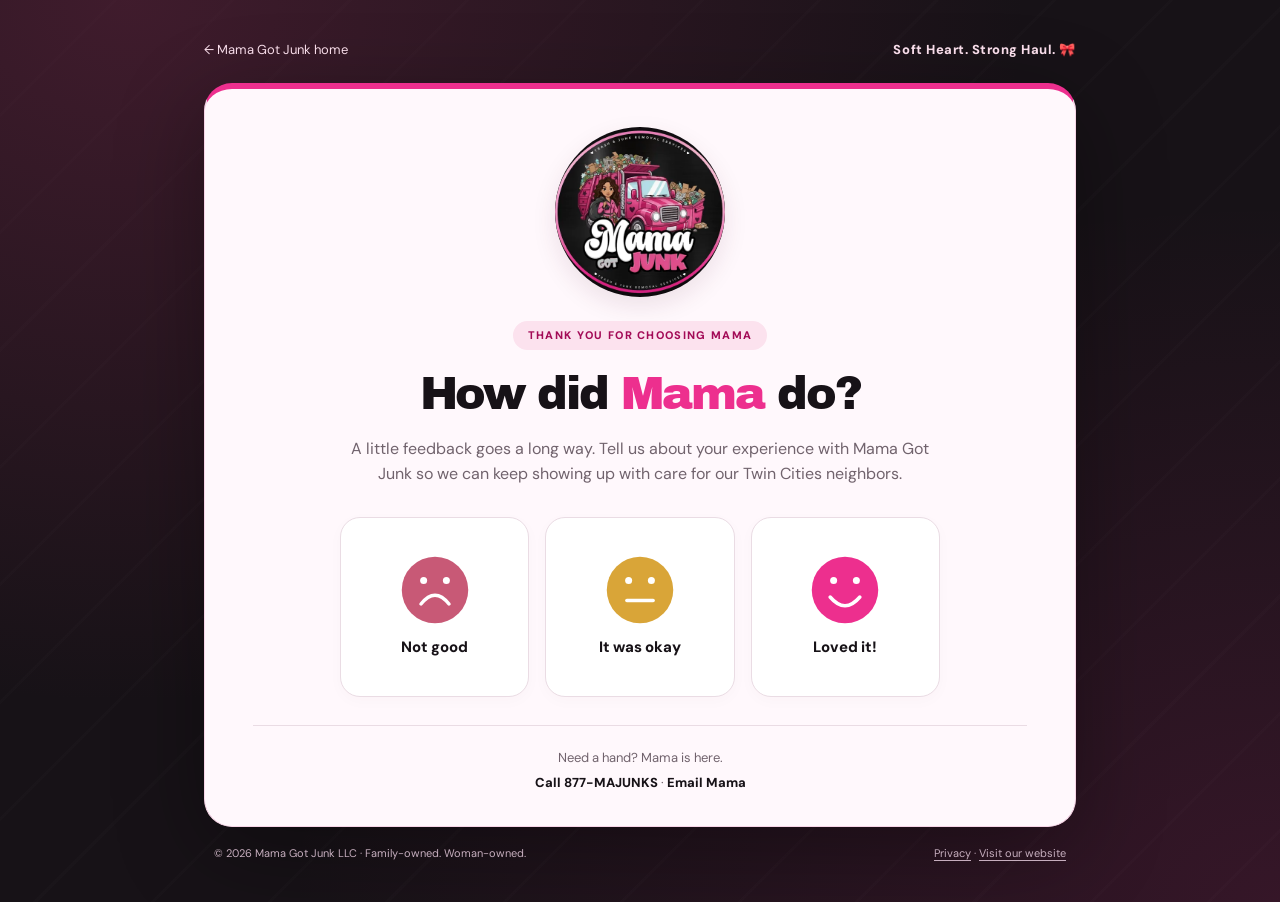
<file: feedback/index.html>
<!doctype html>
<html lang="en">
<head>
<meta charset="utf-8"><meta name="viewport" content="width=device-width,initial-scale=1">
<title>How Did Mama Do? | Mama Got Junk Feedback</title>
<meta name="description" content="Tell Mama Got Junk about your experience. Send private feedback to our team or share an honest review on Google.">
<link rel="canonical" href="https://mamagotjunk.com/feedback/">
<link rel="icon" href="/favicon.ico"><link rel="apple-touch-icon" href="/apple-touch-icon.png">
<link rel="preconnect" href="https://fonts.googleapis.com"><link rel="preconnect" href="https://fonts.gstatic.com" crossorigin>
<link href="https://fonts.googleapis.com/css2?family=Archivo+Black&family=DM+Sans:wght@400;600;700;800&display=swap" rel="stylesheet">
<style>
:root{--pink:#ed2f8e;--ink:#171217;--muted:#71636d;--line:#eadce4;--cream:#fff8fc}
*{box-sizing:border-box}body{min-height:100vh;margin:0;background:var(--ink);color:var(--ink);font-family:'DM Sans',sans-serif;line-height:1.6;background-image:radial-gradient(ellipse at 10% 0%,#68254280,transparent 55%),radial-gradient(ellipse at 100% 100%,#ed2f8e24,transparent 55%),repeating-linear-gradient(135deg,transparent,transparent 80px,#ffffff03 80px,#ffffff03 83px)}
button,input,textarea{font:inherit}button,a,input,textarea{touch-action:manipulation}a{color:inherit}button,a{ -webkit-tap-highlight-color:transparent}a:focus-visible,button:focus-visible,input:focus-visible,textarea:focus-visible{outline:3px solid var(--pink);outline-offset:5px}button{cursor:pointer}[hidden]{display:none!important}
.shell{max-width:920px;margin:auto;padding:40px 24px 22px}.topline{display:flex;justify-content:space-between;align-items:center;gap:16px;color:#f7dce9;font-size:13px;margin-bottom:22px}.topline a{text-decoration:none}.topline a:hover{text-decoration:underline}.tagline{font-weight:800;letter-spacing:.04em}
.card{background:var(--cream);border:1px solid #f7d5e7;border-top:6px solid var(--pink);border-radius:28px;padding:38px 48px 32px;text-align:center;box-shadow:0 24px 90px #0005}.logo{display:block;width:170px;aspect-ratio:1;border-radius:50%;overflow:hidden;background:#100d10;margin:0 auto 24px;box-shadow:0 9px 24px #4a15351a}.logo img{width:112%;height:112%;max-width:none;margin:-6%;object-fit:contain}.eyebrow{display:inline-block;color:#a30b57;background:#fce2ee;border-radius:999px;padding:6px 15px;font-size:11px;font-weight:800;letter-spacing:.12em;text-transform:uppercase}
h1{font-family:'Archivo Black',sans-serif;font-weight:400;font-size:clamp(32px,4.4vw,46px);line-height:1.16;letter-spacing:-.045em;margin:18px 0 14px}h1 span{color:var(--pink)}.intro{max-width:590px;margin:0 auto;color:var(--muted);font-size:16px}.choices{display:grid;grid-template-columns:repeat(3,1fr);gap:16px;max-width:600px;margin:30px auto 20px}.choice{display:flex;align-items:center;flex-direction:column;justify-content:center;gap:10px;min-height:180px;padding:20px 12px;border:1px solid var(--line);border-radius:20px;background:#fff;text-decoration:none;color:var(--ink);box-shadow:0 4px 15px #4a153506;transition:transform .18s,border-color .18s,box-shadow .18s}.choice:hover{transform:translateY(-4px);border-color:var(--pink);box-shadow:0 12px 24px #4a153511}.choice svg{width:70px;height:70px;flex:none}.choice strong{font-size:15px;font-weight:800}.choice small{font-size:11px;color:var(--muted)}.sad{color:#c85976}.neutral{color:#d9a538}.happy{color:var(--pink)}.choice strong,.choice small{color:var(--ink)}.choice small{color:var(--muted)}
.public-choice{font-size:13px;color:var(--muted);margin:18px 0 0}.public-choice a{font-weight:800;text-decoration-color:#ed2f8e77;text-underline-offset:3px}.private-any{margin:12px 0 0;border:0;background:none;color:#944165;font-size:12px;text-decoration:underline;text-underline-offset:3px;padding:4px}
.contact{border-top:1px solid var(--line);margin-top:28px;padding-top:22px;font-size:13px;color:var(--muted)}.contact p{margin:0 0 4px}.contact a{font-weight:800;color:var(--ink);text-decoration:none}.contact a:hover{text-decoration:underline}.foot{color:#c6aebe;font-size:11px;display:flex;justify-content:space-between;gap:16px;padding:18px 10px}.foot a{text-underline-offset:3px}
.private-panel{text-align:left;max-width:580px;margin:24px auto 0}.back{border:0;background:none;padding:5px 0;color:#944165;font-size:13px;font-weight:700}.private-panel h2{font-family:'Archivo Black',sans-serif;font-size:25px;line-height:1.25;letter-spacing:-.025em;margin:18px 0 10px}.privacy-note{font-size:14px;color:var(--muted);margin:0 0 22px}.fields{display:grid;grid-template-columns:1fr 1fr;gap:18px}.field{margin-bottom:18px}.field label{display:block;font-size:13px;font-weight:800;margin-bottom:7px}.field input,.field textarea{width:100%;border:1px solid #d9c4d1;border-radius:12px;background:#fff;color:var(--ink);padding:12px 14px;min-height:48px}.field textarea{resize:vertical;min-height:145px}.field small{font-size:12px;color:var(--muted)}.submit{width:100%;border:0;border-radius:12px;background:var(--pink);color:#fff;font-weight:800;padding:14px 18px;min-height:50px}.submit:hover{background:#cf2078}.submit:disabled{cursor:wait;opacity:.65}.form-note{font-size:11px;color:var(--muted);margin:12px 0 0}.public-box{background:#fff;border:1px solid var(--line);border-radius:14px;padding:18px;margin-top:22px;font-size:13px;color:var(--muted)}.public-box p{margin:0 0 7px}.public-box a{font-weight:800;color:#a30b57;text-underline-offset:3px}.error{color:#a62045;font-size:13px;padding:12px;background:#ffeaf0;border-radius:10px;margin-top:14px}.success{text-align:center;padding:24px 0}.success-mark{font-size:34px;color:var(--pink)}.trap{position:absolute;left:-10000px;width:1px;height:1px;overflow:hidden}
@media(max-width:600px){.shell{padding:20px 14px 10px}.topline{font-size:11px;margin-bottom:16px}.tagline{letter-spacing:0}.card{padding:28px 20px 24px;border-radius:22px}.logo{width:140px;margin-bottom:20px}.eyebrow{font-size:9px;padding:6px 10px}h1{font-size:34px}.intro{font-size:14px}.choices{gap:8px;margin-top:25px}.choice{min-height:148px;padding:16px 5px;gap:8px;border-radius:14px}.choice svg{width:54px;height:54px}.choice strong{font-size:12px;line-height:1.35}.choice small{font-size:9px;line-height:1.3}.fields{grid-template-columns:1fr;gap:0}.foot{flex-direction:column;align-items:center;gap:5px;text-align:center}.contact{font-size:12px}.public-choice{font-size:12px}}
@media(prefers-reduced-motion:reduce){*{transition:none!important;scroll-behavior:auto!important}}
</style>
</head>
<body>
<div class="shell">
<header class="topline"><a href="/">← Mama Got Junk home</a><span class="tagline">Soft Heart. Strong Haul. 🎀</span></header>
<main class="card">
<a class="logo" href="/" aria-label="Mama Got Junk home"><img src="/mama-got-junk-logo.webp" width="512" height="512" alt="Mama Got Junk — trash and junk removal services" fetchpriority="high"></a>
<div id="chooser">
<span class="eyebrow">Thank you for choosing Mama</span>
<h1>How did <span>Mama</span> do?</h1>
<p class="intro">A little feedback goes a long way. Tell us about your experience with Mama Got Junk so we can keep showing up with care for our Twin Cities neighbors.</p>
<div class="choices" aria-label="Choose your experience">
<button type="button" class="choice sad" data-mood="Not good" aria-label="My experience was not good."><svg viewBox="0 0 80 80" aria-hidden="true"><circle cx="40" cy="40" r="38" fill="currentColor"/><circle cx="27" cy="29" r="4" fill="white"/><circle cx="53" cy="29" r="4" fill="white"/><path d="M24 56 Q40 36 56 56" fill="none" stroke="white" stroke-width="4" stroke-linecap="round"/></svg><strong>Not good</strong></button>
<button type="button" class="choice neutral" data-mood="It was okay" aria-label="My experience was okay."><svg viewBox="0 0 80 80" aria-hidden="true"><circle cx="40" cy="40" r="38" fill="currentColor"/><circle cx="27" cy="29" r="4" fill="white"/><circle cx="53" cy="29" r="4" fill="white"/><path d="M25 52 H55" fill="none" stroke="white" stroke-width="4" stroke-linecap="round"/></svg><strong>It was okay</strong></button>
<a class="choice happy" href="https://search.google.com/local/writereview?placeid=ChIJXfeezvkInUYR7M82oeMP4Bc" aria-label="I had a great experience."><svg viewBox="0 0 80 80" aria-hidden="true"><circle cx="40" cy="40" r="38" fill="currentColor"/><circle cx="27" cy="29" r="4" fill="white"/><circle cx="53" cy="29" r="4" fill="white"/><path d="M23 48 Q40 68 57 48" fill="none" stroke="white" stroke-width="4" stroke-linecap="round"/></svg><strong>Loved it!</strong></a>
</div>
</div>
<section class="private-panel" id="private-panel" aria-labelledby="feedback-title" hidden>
<button type="button" class="back" id="back">← Choose a different face</button>
<h2 id="feedback-title" tabindex="-1">Mama is listening.</h2>
<p class="privacy-note" id="privacy-note">Tell us what happened and how we can help. This form sends your feedback privately to Mama Got Junk. It does not post a public review.</p>
<form id="feedback-form">
<div class="fields"><div class="field"><label for="name">Your name</label><input id="name" name="name" autocomplete="name" required maxlength="120"></div><div class="field"><label for="email">Email address</label><input id="email" name="email" type="email" autocomplete="email" required maxlength="254"><small>So Mama can follow up with you.</small></div></div>
<div class="field"><label for="message">What would you like Mama to know?</label><textarea id="message" name="message" required maxlength="5000" minlength="5" placeholder="Share your experience and anything we could do better."></textarea></div>
<div class="trap" aria-hidden="true"><label for="website">Leave this empty</label><input id="website" name="website" tabindex="-1" autocomplete="off"></div>
<button type="submit" class="submit">Send private feedback</button>
<p class="form-note">Your feedback and contact details stay in our private intake system. <a href="/privacy.html">Privacy Policy</a></p>
<div class="error" id="error" role="alert" hidden></div>
</form>
<div class="success" id="success" role="status" hidden><div class="success-mark" aria-hidden="true">♡</div><h2>Thank you for telling Mama.</h2><p>Your feedback was sent privately. We appreciate the chance to listen and improve.</p></div>
<aside class="public-box"><p>Want to share your experience publicly, too? You can leave an honest Google review at any time.</p><a href="https://search.google.com/local/writereview?placeid=ChIJXfeezvkInUYR7M82oeMP4Bc">Also leave a public Google review ↗</a><p style="margin:8px 0 0;font-size:11px">Google opens its own review form. Your private message is never posted automatically.</p></aside>
</section>
<footer class="contact"><p>Need a hand? Mama is here.</p><a href="tel:+18776258657">Call 877-MAJUNKS</a> <span aria-hidden="true">·</span> <a href="mailto:mamagotjunk@gmail.com">Email Mama</a></footer>
</main>
<footer class="foot"><span>© 2026 Mama Got Junk LLC · Family-owned. Woman-owned.</span><span><a href="/privacy.html">Privacy</a> · <a href="/">Visit our website</a></span></footer>
</div>
<script>
(()=>{'use strict';
const chooser=document.getElementById('chooser'),panel=document.getElementById('private-panel'),form=document.getElementById('feedback-form'),heading=document.getElementById('feedback-title'),error=document.getElementById('error'),success=document.getElementById('success'),send=form.querySelector('[type=submit]');
let mood='General feedback',returnButton=null;
document.querySelectorAll('[data-mood]').forEach(button=>button.addEventListener('click',()=>{mood=button.dataset.mood;returnButton=button;chooser.hidden=true;panel.hidden=false;heading.textContent=mood==='Not good'?'Let’s make it right.':mood==='It was okay'?'Help Mama do better.':'Mama is listening.';heading.focus();}));
document.getElementById('back').addEventListener('click',()=>{panel.hidden=true;chooser.hidden=false;returnButton?.focus();});
form.addEventListener('submit',async event=>{event.preventDefault();if(!form.reportValidity())return;if(form.elements.website.value)return;error.hidden=true;send.disabled=true;send.textContent='Sending privately…';
const name=form.elements.name.value.trim(),message=form.elements.message.value.trim();
if(!name||message.length<5){error.textContent='Please add your name and a few words about your experience.';error.hidden=false;send.disabled=false;send.textContent='Send private feedback';return;}
const data={firstName:name,lastName:'',email:form.elements.email.value.trim(),services:['Private customer feedback'],projectDescription:'PRIVATE CUSTOMER FEEDBACK\nExperience: '+mood+'\n\n'+message+'\n\nPrivacy: private submission; no permission to publish. Not a quote request.',contactPreference:'Email',smsConsent:false,sourceUrl:location.href,submittedAt:new Date().toISOString()};
try{const response=await fetch('https://mama-got-junk.adeptvisionai.workers.dev/api/lead',{method:'POST',headers:{'content-type':'application/json'},body:JSON.stringify(data)});if(!response.ok)throw new Error('Delivery failed');const result=await response.json();if(result.ok!==true)throw new Error('Delivery not confirmed');form.hidden=true;success.hidden=false;document.getElementById('back').hidden=true;heading.hidden=true;document.getElementById('privacy-note').hidden=true;}
catch{error.replaceChildren(document.createTextNode('We couldn’t send your feedback. Please try again, or email '));const link=document.createElement('a');link.href='mailto:mamagotjunk@gmail.com?subject=Mama%20Got%20Junk%20private%20feedback';link.textContent='mamagotjunk@gmail.com';error.append(link,document.createTextNode('. Your message is still here.'));error.hidden=false;}
finally{send.disabled=false;send.textContent='Send private feedback';}
});
})();
</script>
</body></html>
</file>
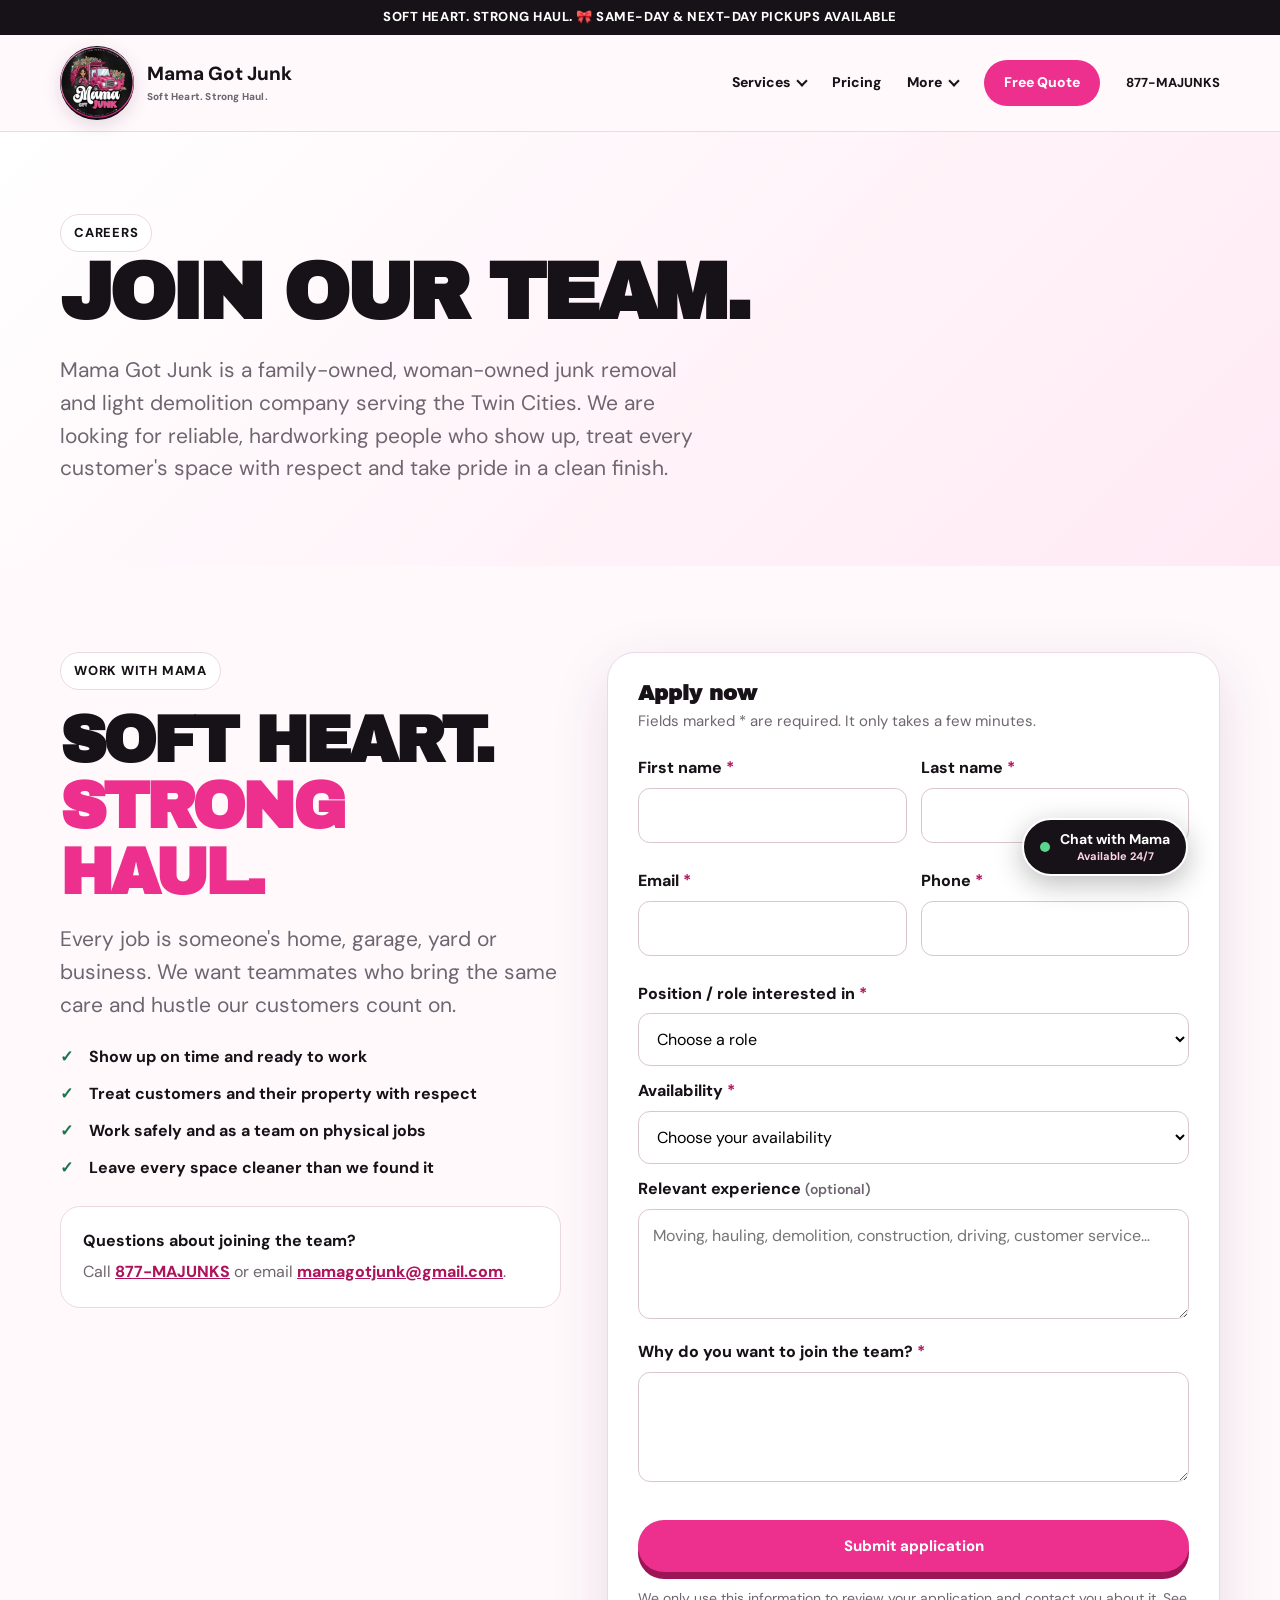
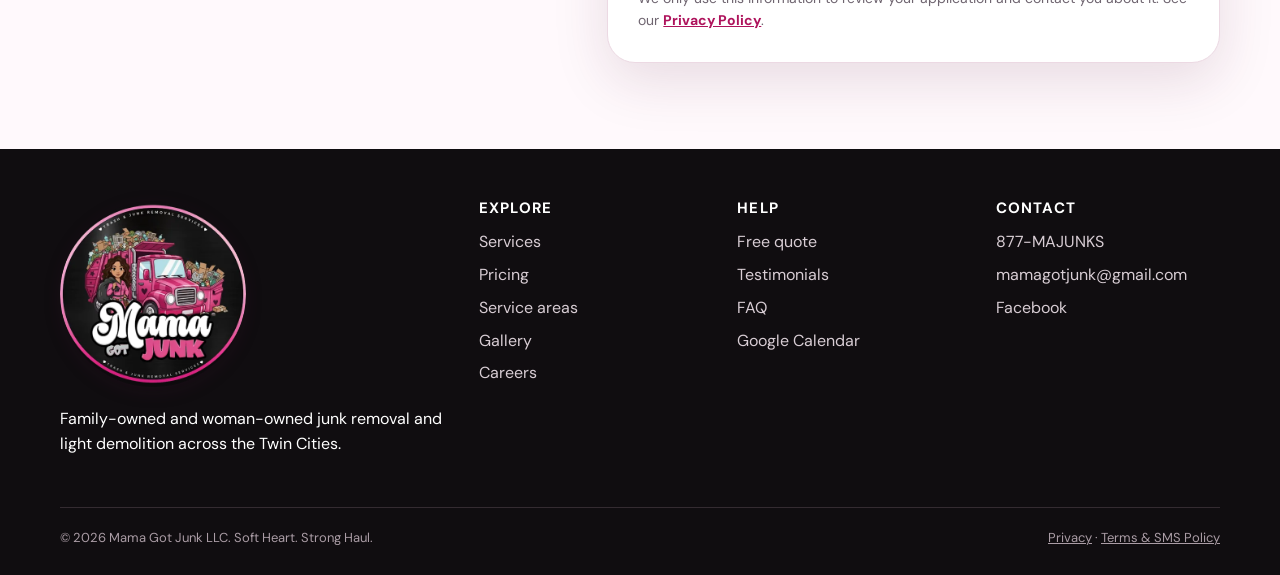
<file: careers.html>
<!doctype html><html lang="en"><head><meta charset="utf-8"><meta name="viewport" content="width=device-width,initial-scale=1"><title>Careers | Join the Mama Got Junk Team</title><meta name="description" content="Join the Mama Got Junk team. Apply for junk removal, driver, light demolition and office roles with a family-owned, woman-owned Twin Cities company."><link rel="canonical" href="https://mamagotjunk.com/careers"><meta property="og:title" content="Careers | Join the Mama Got Junk Team"><meta property="og:description" content="Join the Mama Got Junk team. Apply for junk removal, driver, light demolition and office roles with a family-owned, woman-owned Twin Cities company."><meta property="og:type" content="website"><meta property="og:url" content="https://mamagotjunk.com/careers"><meta property="og:image" content="https://raw.githubusercontent.com/adeptvision/mamagotjunk-temp-site/main/hero-background.webp"><meta name="theme-color" content="#ed2f8e"><script type="application/ld+json">{"@context":"https://schema.org","@type":"LocalBusiness","name":"Mama Got Junk LLC","url":"https://mamagotjunk.com","telephone":"+18776258657","email":"mamagotjunk@gmail.com","image":"https://raw.githubusercontent.com/adeptvision/mamagotjunk-temp-site/main/hero-background.webp","logo":"https://mamagotjunk.com/mama-got-junk-logo.webp","priceRange":"$350-$750","areaServed":["Minneapolis","Saint Paul","Twin Cities Metro"],"description":"Family-owned and woman-owned junk removal and light demolition in the Twin Cities."}</script><style>
@import url('https://fonts.googleapis.com/css2?family=Archivo+Black&family=DM+Sans:wght@400;600;700;800&display=swap');
:root{--pink:#ed2f8e;--pink2:#ff78b8;--ink:#171217;--cream:#fff9fc;--blush:#fff0f7;--muted:#6f6570;--line:#ecd9e3;--green:#19734b;--shadow:0 18px 55px rgba(74,21,53,.13)}
*{box-sizing:border-box}html{scroll-behavior:smooth}body{margin:0;font-family:'DM Sans',sans-serif;color:var(--ink);background:var(--cream);line-height:1.55}img{max-width:100%;display:block}a{color:inherit}.wrap{width:min(1160px,calc(100% - 36px));margin:auto}.top{background:var(--ink);color:#fff;text-align:center;padding:9px 16px;font-weight:800;font-size:13px;letter-spacing:.04em}.site-nav{position:sticky;top:0;z-index:30;background:rgba(255,249,252,.96);border-bottom:1px solid var(--line);backdrop-filter:blur(14px)}.nav-row{min-height:78px;display:flex;align-items:center;gap:22px}.brand{margin-right:auto}.brand img{width:180px;max-height:58px;object-fit:contain}.nav-links{display:flex;align-items:center;gap:17px;font-weight:800;font-size:14px}.nav-links a{text-decoration:none;white-space:nowrap}.nav-links a:hover,.nav-links a[aria-current=page]{color:var(--pink)}.button,.button-dark,.button-ghost{display:inline-flex;align-items:center;justify-content:center;border:0;border-radius:999px;padding:14px 21px;font:800 15px 'DM Sans';text-decoration:none;cursor:pointer}.button{background:var(--pink);color:#fff;box-shadow:0 7px 0 #9d1557}.button-dark{background:var(--ink);color:#fff}.button-ghost{border:2px solid var(--ink);background:transparent;color:var(--ink)}
h1,h2,h3{font-family:'Archivo Black',sans-serif;line-height:1.03;margin:0}h1{font-size:clamp(48px,7.5vw,92px);letter-spacing:-.055em}h2{font-size:clamp(38px,5vw,64px);letter-spacing:-.045em}h3{font-size:21px}.pink{color:var(--pink)}.eyebrow{display:inline-block;background:#fff;border:1px solid var(--line);border-radius:999px;padding:8px 13px;font-size:13px;font-weight:800;letter-spacing:.06em;text-transform:uppercase}.lead{font-size:clamp(18px,2vw,21px);color:var(--muted);max-width:650px}.hero{background:radial-gradient(circle at 85% 20%,#ffc5e0 0,transparent 33%),linear-gradient(135deg,#fff,#ffeaf4);overflow:hidden}.hero-grid{min-height:660px;display:grid;grid-template-columns:1.05fr .95fr;gap:46px;align-items:center}.hero-copy p{margin:22px 0}.hero-actions{display:flex;gap:16px;flex-wrap:wrap;align-items:center;margin-top:28px}.hero-photo{width:100%;height:550px;object-fit:cover;border-radius:48% 52% 45% 55%/55% 42% 58% 45%;box-shadow:var(--shadow)}.trust{display:grid;grid-template-columns:repeat(4,1fr);gap:12px;margin-top:-35px;position:relative;z-index:2}.trust div{background:#fff;border:1px solid var(--line);border-radius:18px;padding:19px;text-align:center;font-weight:800;box-shadow:var(--shadow)}
section{padding:86px 0}.dark{background:var(--ink);color:#fff}.dark .lead,.dark p{color:#cfc3cb}.section-head{display:flex;justify-content:space-between;align-items:end;gap:32px;margin-bottom:36px}.section-head p{max-width:540px}.cards{display:grid;grid-template-columns:repeat(3,1fr);gap:18px}.card{background:#fff;border:1px solid var(--line);border-radius:24px;padding:27px;box-shadow:0 12px 36px rgba(74,21,53,.08)}.dark .card{background:#251f24;border-color:#493c45}.card-icon{font-size:36px;margin-bottom:18px}.card h3{margin-bottom:9px}.card p{color:var(--muted);margin:0}.dark .card p{color:#cfc3cb}.link{font-weight:800;color:#ae135c;text-decoration-thickness:2px}.split{display:grid;grid-template-columns:1fr 1fr;gap:52px;align-items:center}.split-photo{border-radius:28px;box-shadow:var(--shadow);min-height:420px;object-fit:cover}.checks{list-style:none;padding:0;margin:24px 0}.checks li{margin:12px 0;padding-left:29px;position:relative}.checks li:before{content:'✓';position:absolute;left:0;color:var(--green);font-weight:900}.cta{background:linear-gradient(135deg,#ed2f8e,#a80d51);color:#fff}.cta .wrap{display:flex;align-items:center;justify-content:space-between;gap:28px}.cta p{max-width:620px}.page-hero{padding:82px 0 60px;background:linear-gradient(135deg,#fff,#ffeaf4)}.page-hero h1{font-size:clamp(46px,7vw,80px);max-width:900px}.page-hero .lead{margin-top:20px}
.pricing{display:grid;grid-template-columns:repeat(4,1fr);gap:16px}.price-card{position:relative;background:#fff;border:2px solid var(--line);border-radius:24px;padding:26px;display:flex;flex-direction:column;min-height:290px}.price-card.featured{border-color:var(--pink);transform:translateY(-8px);box-shadow:var(--shadow)}.price-card small{font-weight:800;color:var(--pink);text-transform:uppercase}.price{font:42px 'Archivo Black';margin:15px 0}.price-card p{color:var(--muted);flex:1}.price-card .button{align-self:flex-start}.fine-print{margin-top:24px;color:var(--muted);font-size:14px}.area-form{display:flex;gap:10px;max-width:620px}.area-form input{flex:1;border:2px solid var(--line);border-radius:999px;padding:15px 20px;font:inherit}.result{margin-top:14px;font-weight:800;min-height:24px}.areas{display:grid;grid-template-columns:repeat(4,1fr);gap:12px}.area{background:#fff;border:1px solid var(--line);padding:16px;border-radius:15px;text-align:center;font-weight:800}
.gallery{columns:3;column-gap:18px}.gallery figure{break-inside:avoid;margin:0 0 18px;background:#fff;border:1px solid var(--line);border-radius:22px;overflow:hidden;box-shadow:0 10px 30px rgba(74,21,53,.08)}.gallery img{width:100%;height:auto}.gallery figcaption{padding:14px 18px;font-weight:800}.honest{border:2px dashed var(--pink);background:#fff;border-radius:24px;padding:32px}.quote-grid{display:grid;grid-template-columns:.65fr 1.35fr;gap:40px}.form-box{background:#fff;color:var(--ink);border:1px solid var(--line);border-radius:28px;padding:30px;box-shadow:var(--shadow)}.form-progress{height:7px;background:#f0dce7;border-radius:9px;margin-bottom:26px;overflow:hidden}.form-progress i{display:block;height:100%;width:25%;background:var(--pink);transition:.2s}.panel{display:none}.panel.on{display:block}.panel h3{font-size:27px;margin-bottom:18px}.grid-2{display:grid;grid-template-columns:1fr 1fr;gap:12px}.field{margin:13px 0}.field label{display:block;font-weight:800;margin-bottom:7px}.field input,.field select,.field textarea{width:100%;padding:14px;border:1px solid #d9c6d1;border-radius:12px;font:inherit;background:#fff}.field textarea{min-height:110px;resize:vertical}.choice-grid{display:grid;grid-template-columns:1fr 1fr;gap:10px}.choice{border:1px solid #dcc9d3;border-radius:13px;padding:13px;font-weight:800}.form-nav{display:flex;gap:10px;margin-top:22px}.form-nav .next,.form-nav .send{margin-left:auto}.form-nav button{border:0;border-radius:999px;padding:13px 20px;font-weight:800;cursor:pointer}.next,.send{background:var(--ink);color:#fff}.back{background:#f1e5eb}.consent{display:block;font-size:12px;color:#756871;margin-top:15px}.photo-preview{display:flex;gap:8px;flex-wrap:wrap;margin-top:10px}.photo-preview img{width:72px;height:72px;object-fit:cover;border-radius:10px;border:1px solid var(--line)}
.faq{max-width:860px;margin:auto}.faq details{background:#fff;border:1px solid var(--line);border-radius:15px;padding:18px 20px;margin:11px 0}.faq summary{font-weight:800;cursor:pointer}.faq p{color:var(--muted)}.legal{max-width:850px;margin:auto}.legal h1{font-size:clamp(42px,7vw,70px)}.legal h2{font-family:'DM Sans';font-size:24px;letter-spacing:0;margin-top:35px}.legal .notice{background:#fff;border:1px solid var(--line);border-left:6px solid var(--pink);padding:18px;border-radius:10px}.legal li,.legal p{color:#33272f}
footer{background:#100d10;color:#fff;padding:52px 0 26px}.footer-grid{display:grid;grid-template-columns:1.2fr repeat(3,.7fr);gap:34px}.footer-grid img{width:220px}.footer-grid h3{font-family:'DM Sans';font-size:15px;text-transform:uppercase;letter-spacing:.08em;margin-bottom:14px}.footer-grid a{display:block;color:#d8cdd4;text-decoration:none;margin:8px 0}.footer-note{border-top:1px solid #342b31;margin-top:35px;padding-top:20px;color:#aa9ca5;font-size:13px;display:flex;justify-content:space-between;gap:20px}

@media(max-width:1000px){.nav-links{overflow-x:auto;padding:10px 0}.nav-row{align-items:flex-start;flex-direction:column;padding:12px 0}.brand{margin:0}.trust{grid-template-columns:1fr 1fr}.pricing{grid-template-columns:1fr 1fr}.areas{grid-template-columns:repeat(3,1fr)}.footer-grid{grid-template-columns:1fr 1fr}}
@media(max-width:760px){.hero-grid,.split,.quote-grid{grid-template-columns:1fr}.hero-grid{padding:55px 0}.hero-photo{height:390px;order:-1}.cards{grid-template-columns:1fr}.section-head,.cta .wrap{display:block}.section-head p{margin-top:16px}.pricing{grid-template-columns:1fr}.price-card.featured{transform:none}.gallery{columns:2}.areas{grid-template-columns:1fr 1fr}.footer-note{display:block}.cta .button{margin-top:14px}}
@media(max-width:520px){.wrap{width:min(100% - 24px,1160px)}section{padding:62px 0}.trust,.grid-2,.choice-grid,.footer-grid{grid-template-columns:1fr}.gallery{columns:1}.area-form{display:block}.area-form button{width:100%;margin-top:10px}.form-box{padding:20px}}

.mobile-menu{display:none}.nav-row{position:relative}
@media(max-width:1000px){
html,body{max-width:100%;overflow-x:hidden}.top{padding:8px 12px;font-size:11px;line-height:1.35}.site-nav{backdrop-filter:blur(18px)}.nav-row{min-height:68px;flex-direction:row;align-items:center;padding:8px 0}.brand{margin-right:auto}.brand img{width:142px;max-height:52px}.nav-links{display:none}.mobile-menu{display:block;position:static;margin-left:auto}.mobile-menu summary{list-style:none;display:flex;align-items:center;justify-content:center;min-width:84px;min-height:44px;padding:10px 16px;border:2px solid var(--ink);border-radius:999px;background:#fff;font-weight:800;cursor:pointer}.mobile-menu summary::-webkit-details-marker{display:none}.mobile-menu[open] summary{background:var(--ink);color:#fff}.mobile-links{position:absolute;left:0;right:0;top:calc(100% - 2px);z-index:50;display:grid;grid-template-columns:1fr 1fr;gap:0;padding:10px;background:#fff;border:1px solid var(--line);border-radius:0 0 18px 18px;box-shadow:0 18px 40px rgba(23,18,23,.18)}.mobile-links a{padding:12px 10px;text-decoration:none;font-weight:800;border-radius:10px}.mobile-links a:hover,.mobile-links a[aria-current=page]{background:var(--blush);color:var(--pink)}
h1{font-size:clamp(40px,12vw,58px);line-height:.98}h2{font-size:clamp(34px,9vw,48px)}.eyebrow{font-size:11px;line-height:1.35}.hero-grid{min-height:0;padding:42px 0 64px;gap:28px}.hero-photo{height:300px;order:0;border-radius:28px}.hero-copy p{margin:16px 0}.hero-actions{display:grid;grid-template-columns:1fr;gap:11px;margin-top:22px}.hero-actions .button,.hero-actions .button-dark,.hero-actions .button-ghost{width:100%}.button,.button-dark,.button-ghost{min-height:48px}.trust{grid-template-columns:1fr 1fr;gap:10px;margin-top:-30px}.trust div{padding:14px 9px;font-size:14px}.page-hero{padding:50px 0 40px}.page-hero h1{font-size:clamp(38px,11vw,56px)}section{padding:64px 0}.split,.quote-grid{gap:28px}.split-photo{min-height:0;height:300px;width:100%}.card{padding:22px}.cta .wrap{display:block}.cta .button,.cta .button-dark,.cta .button-ghost{width:100%;margin-top:14px}.form-box{padding:22px;border-radius:20px}.field input,.field select,.field textarea{font-size:16px}.footer-grid{gap:28px}.footer-grid img{width:180px}
}
@media(max-width:520px){
.wrap{width:min(100% - 24px,1160px)}.mobile-links{grid-template-columns:1fr}.hero-photo{height:255px}.trust{grid-template-columns:1fr 1fr}.trust div{font-size:13px}.areas{grid-template-columns:1fr}.area-form{display:grid}.area-form button{width:100%;margin:0}.form-nav{display:grid;grid-template-columns:1fr 1fr}.form-nav button{min-height:48px}.form-nav .next,.form-nav .send{margin-left:0}.footer-grid{grid-template-columns:1fr}.footer-note{display:block}.gallery{columns:1}
}

/* Shared layout polish: keep sections separated and all labels readable. */
.top{min-height:34px;display:flex;align-items:center;justify-content:center;line-height:1.3}.dark .eyebrow{color:var(--ink)}.cards{align-items:stretch}.card{height:100%}.trust{margin-top:0;padding:24px 0 34px}
@media(min-width:1001px){
.hero-grid{min-height:660px;padding:0;align-items:center;gap:64px}.hero-copy h1{font-size:clamp(58px,5.7vw,82px)}.hero-copy .lead{max-width:620px}.hero-actions{margin-top:24px}.section-head{margin-bottom:42px}
}
@media(min-width:1001px) and (max-width:1240px){
.nav-links{gap:12px;font-size:13px}.brand img{width:160px}.hero-grid{gap:42px}.hero-copy h1{font-size:clamp(54px,6.1vw,74px)}
}
</style><link rel="stylesheet" href="/logo-placement.css?v=20260930"><link rel="stylesheet" href="/navigation.css?v=20261006"><script src="/navigation.js?v=20261006" defer></script></head><body><div class="top">SOFT HEART. STRONG HAUL. 🎀 SAME-DAY & NEXT-DAY PICKUPS AVAILABLE</div><nav class="site-nav" aria-label="Main navigation"><div class="wrap nav-row"><a class="brand" href="/" aria-label="Mama Got Junk home"><span class="mama-badge nav-badge"><img src="/mama-got-junk-logo.webp" width="512" height="512" alt="Mama Got Junk — trash and junk removal services"></span><span class="mama-brand-name">Mama Got Junk<span>Soft Heart. Strong Haul.</span></span></a><details class="mama-mobile"><summary>Menu</summary><div class="mama-mobile-panel"><a href="/">Home</a><details class="mama-dropdown"><summary>Services</summary><div class="mama-submenu"><a href="/services.html">All Services</a><a href="/service-areas.html">Service Areas</a></div></details><a href="/pricing.html">Pricing</a><details class="mama-dropdown"><summary>More</summary><div class="mama-submenu"><a href="/gallery.html">Gallery</a><a href="/testimonials.html">Reviews</a><a href="/faq.html">FAQ</a><a href="/careers.html">Careers</a></div></details><a href="/quote.html" class="mama-quote">Free Quote</a><a href="tel:+18776258657" class="mama-call">877-MAJUNKS</a></div></details><div class="mama-nav-links"><details class="mama-dropdown"><summary>Services</summary><div class="mama-submenu"><a href="/services.html">All Services</a><a href="/service-areas.html">Service Areas</a></div></details><a href="/pricing.html">Pricing</a><details class="mama-dropdown"><summary>More</summary><div class="mama-submenu"><a href="/gallery.html">Gallery</a><a href="/testimonials.html">Reviews</a><a href="/faq.html">FAQ</a><a href="/careers.html">Careers</a></div></details><a href="/quote.html" class="mama-quote">Free Quote</a><a href="tel:+18776258657" class="mama-call">877-MAJUNKS</a></div></div></nav><main><header class="page-hero"><div class="wrap"><span class="eyebrow">Careers</span><h1>JOIN OUR TEAM.</h1><p class="lead">Mama Got Junk is a family-owned, woman-owned junk removal and light demolition company serving the Twin Cities. We are looking for reliable, hardworking people who show up, treat every customer's space with respect and take pride in a clean finish.</p></div></header><style>
.careers-grid{display:grid;grid-template-columns:.9fr 1.1fr;gap:46px;align-items:start}.careers-copy h2{margin-bottom:18px}.careers-copy .lead{margin:0 0 8px}.careers-copy .checks li{font-weight:700}.careers-contact{margin-top:26px;padding:22px;border:1px solid var(--line);border-radius:20px;background:#fff}.careers-contact p{margin:6px 0 0;color:var(--muted)}.careers-contact a{font-weight:800;color:#ae135c}
.careers-form h3{margin-bottom:6px}.careers-form .form-intro{margin:0 0 10px;color:var(--muted);font-size:15px}.field-row{display:grid;grid-template-columns:1fr 1fr;gap:0 14px}.field .req{color:#ae135c}.field .opt{color:var(--muted);font-weight:600;font-size:14px}.field input[aria-invalid=true],.field select[aria-invalid=true],.field textarea[aria-invalid=true]{border-color:#c0392b;box-shadow:0 0 0 3px rgba(192,57,43,.12)}.field-error{display:block;min-height:0;margin-top:5px;color:#b0281a;font-size:14px;font-weight:700}.field-error:empty{display:none}
.careers-hp{position:absolute!important;left:-10000px!important;width:1px;height:1px;overflow:hidden}.careers-note{margin:16px 0 0;color:var(--muted);font-size:14px}.careers-note a{color:#ae135c;font-weight:700}.careers-status{margin-top:16px;padding:14px 16px;border-radius:12px;font-weight:700}.careers-status:empty{display:none}.careers-status.error{background:#fdecea;color:#8a1f12;border:1px solid #f5c2bb}.careers-status.info{background:var(--blush);color:var(--ink);border:1px solid var(--line)}.careers-submit{width:100%;margin-top:18px;min-height:52px}.careers-submit[disabled]{opacity:.7;cursor:progress;box-shadow:none}.careers-success{text-align:center;padding:12px 4px}.careers-success h3{font-size:28px;margin-bottom:10px}.careers-success p{color:var(--muted)}
@media(max-width:900px){.careers-grid{grid-template-columns:1fr;gap:32px}}@media(max-width:560px){.field-row{grid-template-columns:1fr}}
</style><section><div class="wrap careers-grid"><div class="careers-copy"><span class="eyebrow">Work with Mama</span><h2 style="margin-top:18px">SOFT HEART. <span class="pink">STRONG HAUL.</span></h2><p class="lead">Every job is someone's home, garage, yard or business. We want teammates who bring the same care and hustle our customers count on.</p><ul class="checks"><li>Show up on time and ready to work</li><li>Treat customers and their property with respect</li><li>Work safely and as a team on physical jobs</li><li>Leave every space cleaner than we found it</li></ul><div class="careers-contact"><strong>Questions about joining the team?</strong><p>Call <a href="tel:+18776258657">877-MAJUNKS</a> or email <a href="mailto:mamagotjunk@gmail.com">mamagotjunk@gmail.com</a>.</p></div></div><div class="form-box careers-form" id="careersFormBox"><h3>Apply now</h3><p class="form-intro">Fields marked <span class="req">*</span> are required. It only takes a few minutes.</p><form id="careersForm" novalidate><div class="careers-hp" aria-hidden="true"><label for="companyWebsite">Leave this field empty</label><input id="companyWebsite" name="companyWebsite" type="text" tabindex="-1" autocomplete="off"></div><div class="field-row"><div class="field"><label for="firstName">First name <span class="req">*</span></label><input id="firstName" name="firstName" type="text" autocomplete="given-name" maxlength="60" required><span class="field-error" id="firstName-error"></span></div><div class="field"><label for="lastName">Last name <span class="req">*</span></label><input id="lastName" name="lastName" type="text" autocomplete="family-name" maxlength="60" required><span class="field-error" id="lastName-error"></span></div></div><div class="field-row"><div class="field"><label for="email">Email <span class="req">*</span></label><input id="email" name="email" type="email" autocomplete="email" inputmode="email" maxlength="254" required><span class="field-error" id="email-error"></span></div><div class="field"><label for="phone">Phone <span class="req">*</span></label><input id="phone" name="phone" type="tel" autocomplete="tel" inputmode="tel" maxlength="30" required><span class="field-error" id="phone-error"></span></div></div><div class="field"><label for="position">Position / role interested in <span class="req">*</span></label><select id="position" name="position" required><option value="">Choose a role</option><option>Junk removal crew member</option><option>Driver</option><option>Light demolition &amp; cleanup</option><option>Office / scheduling support</option><option>Other / open to any role</option></select><span class="field-error" id="position-error"></span></div><div class="field"><label for="availability">Availability <span class="req">*</span></label><select id="availability" name="availability" required><option value="">Choose your availability</option><option>Full-time</option><option>Part-time</option><option>Weekends only</option><option>Flexible / as needed</option></select><span class="field-error" id="availability-error"></span></div><div class="field"><label for="experience">Relevant experience <span class="opt">(optional)</span></label><textarea id="experience" name="experience" maxlength="2000" placeholder="Moving, hauling, demolition, construction, driving, customer service…"></textarea><span class="field-error" id="experience-error"></span></div><div class="field"><label for="message">Why do you want to join the team? <span class="req">*</span></label><textarea id="message" name="message" maxlength="2000" required></textarea><span class="field-error" id="message-error"></span></div><button type="submit" class="button careers-submit" id="careersSubmit">Submit application</button><div class="careers-status" id="careersStatus" role="status" aria-live="polite"></div><p class="careers-note">We only use this information to review your application and contact you about it. See our <a href="/privacy.html">Privacy Policy</a>.</p></form></div></div></section></main><script>
(()=>{
  // Server-side endpoint (Cloudflare Worker). The GoHighLevel webhook URL lives only on the server.
  const CAREERS_ENDPOINT='https://mama-got-junk.adeptvisionai.workers.dev/api/careers';
  const form=document.getElementById('careersForm');
  const box=document.getElementById('careersFormBox');
  const submit=document.getElementById('careersSubmit');
  const status=document.getElementById('careersStatus');
  const startedAt=Date.now();
  const emailRe=/^[^\s@]+@[^\s@]+\.[^\s@]+$/;
  const rules={
    firstName:v=>v?(v.length>60?'Please keep this under 60 characters.':''):'Please enter your first name.',
    lastName:v=>v?(v.length>60?'Please keep this under 60 characters.':''):'Please enter your last name.',
    email:v=>!v?'Please enter your email.':(!emailRe.test(v)||v.length>254?'Please enter a valid email address.':''),
    phone:v=>!v?'Please enter your phone number.':(v.replace(/\D/g,'').length<10||v.length>30?'Please enter a valid phone number, including area code.':''),
    position:v=>v?'':'Please choose a role.',
    availability:v=>v?'':'Please choose your availability.',
    experience:v=>v.length>2000?'Please keep this under 2,000 characters.':'',
    message:v=>!v?'Please tell us why you want to join the team.':(v.length>2000?'Please keep this under 2,000 characters.':'')
  };
  function check(name){
    const el=form.elements[name];const msg=rules[name](String(el.value||'').trim());
    const err=document.getElementById(name+'-error');
    err.textContent=msg;el.setAttribute('aria-invalid',msg?'true':'false');
    if(msg)el.setAttribute('aria-describedby',name+'-error');else el.removeAttribute('aria-describedby');
    return !msg;
  }
  Object.keys(rules).forEach(name=>{
    const el=form.elements[name];
    el.addEventListener('blur',()=>{if(String(el.value||'').trim()||el.getAttribute('aria-invalid')==='true')check(name)});
    el.addEventListener('input',()=>{if(el.getAttribute('aria-invalid')==='true')check(name)});
  });
  function setStatus(text,type){status.textContent=text;status.className='careers-status'+(type?' '+type:'')}
  form.addEventListener('submit',async e=>{
    e.preventDefault();
    if(submit.disabled)return;
    const invalid=Object.keys(rules).filter(name=>!check(name));
    if(invalid.length){setStatus('Please fix the highlighted fields.','error');form.elements[invalid[0]].focus();return}
    const fd=new FormData(form);
    const data={};
    ['firstName','lastName','email','phone','position','availability','experience','message'].forEach(k=>data[k]=String(fd.get(k)||'').trim());
    data.companyWebsite=String(fd.get('companyWebsite')||'');
    data.elapsedMs=Date.now()-startedAt;
    data.sourceUrl=location.href.split('#')[0];
    const label=submit.textContent;
    submit.disabled=true;submit.textContent='Sending…';submit.setAttribute('aria-busy','true');
    setStatus('Sending your application…','info');
    const ctrl=new AbortController();const timer=setTimeout(()=>ctrl.abort(),20000);
    try{
      const r=await fetch(CAREERS_ENDPOINT,{method:'POST',headers:{'content-type':'application/json'},body:JSON.stringify(data),signal:ctrl.signal});
      let result={};try{result=await r.json()}catch(_){}
      if(!r.ok||!result.ok){
        if(result.field&&rules[result.field]){const el=form.elements[result.field];document.getElementById(result.field+'-error').textContent=result.error||'Please check this field.';el.setAttribute('aria-invalid','true');el.focus()}
        throw new Error(result.error||'');
      }
      box.innerHTML='<div class="careers-success" role="status" tabindex="-1"><h3>🎀 Application received!</h3><p>Thank you for your interest in joining Mama Got Junk. We will review your application and reach out if it is a good fit.</p><p><a class="button" href="/">Back to home</a></p></div>';
      const s=box.querySelector('.careers-success');s.focus();s.scrollIntoView({behavior:'smooth',block:'center'});
    }catch(err){
      submit.disabled=false;submit.textContent=label;submit.removeAttribute('aria-busy');
      const msg=err&&err.message?err.message+' ':'';
      setStatus(msg+'We could not send your application right now. Please try again, or call 877-MAJUNKS or email mamagotjunk@gmail.com.','error');
    }finally{clearTimeout(timer)}
  });
})();
</script><footer><div class="wrap"><div class="footer-grid"><div><span class="mama-badge footer-badge"><img src="/mama-got-junk-logo.webp" width="512" height="512" alt="Mama Got Junk — trash and junk removal services" loading="lazy" decoding="async"></span><p>Family-owned and woman-owned junk removal and light demolition across the Twin Cities.</p></div><div><h3>Explore</h3><a href="/services.html">Services</a><a href="/pricing.html">Pricing</a><a href="/service-areas.html">Service areas</a><a href="/gallery.html">Gallery</a><a href="/careers">Careers</a></div><div><h3>Help</h3><a href="/quote.html">Free quote</a><a href="/testimonials.html">Testimonials</a><a href="/faq.html">FAQ</a><a href="https://calendar.google.com/calendar/render?action=TEMPLATE&text=Mama%20Got%20Junk%20Pickup&details=Please%20confirm%20the%20date%20and%20time%20with%20Mama%20Got%20Junk%20at%20877-MAJUNKS." target="_blank" rel="noopener">Google Calendar</a></div><div><h3>Contact</h3><a href="tel:+18776258657">877-MAJUNKS</a><a href="mailto:mamagotjunk@gmail.com">mamagotjunk@gmail.com</a><a href="https://www.facebook.com/profile.php?id=61579747886674" target="_blank" rel="noopener">Facebook</a></div></div><div class="footer-note"><span>© 2026 Mama Got Junk LLC. Soft Heart. Strong Haul.</span><span><a href="/privacy.html" style="display:inline">Privacy</a> · <a href="/terms.html" style="display:inline">Terms & SMS Policy</a></span></div></div></footer><script src="https://widgets.leadconnectorhq.com/loader.js" data-resources-url="https://widgets.leadconnectorhq.com/chat-widget/loader.js" data-widget-id="6ab609a815c2d16d1378b458"></script><style data-chat-visibility>.chat-availability{position:fixed;right:92px;bottom:24px;z-index:2147483000;display:flex;align-items:center;gap:10px;border:2px solid #fff;border-radius:999px;background:#171217;color:#fff;padding:11px 16px;box-shadow:0 8px 28px rgba(23,18,23,.28);font:800 14px 'DM Sans',sans-serif;line-height:1.15;cursor:pointer;transition:.2s}.chat-availability:hover{transform:translateY(-2px);background:#ed2f8e}.chat-availability small{display:block;margin-top:3px;color:#ffd3e8;font-size:11px;font-weight:700}.chat-availability-dot{width:10px;height:10px;border-radius:50%;background:#58d68d;box-shadow:0 0 0 0 rgba(88,214,141,.65);animation:chatPulse 2s infinite}@keyframes chatPulse{70%{box-shadow:0 0 0 9px rgba(88,214,141,0)}100%{box-shadow:0 0 0 0 rgba(88,214,141,0)}}@media(max-width:520px){.chat-availability{right:14px;bottom:88px;padding:10px 14px}.chat-availability small{font-size:10px}}</style><button type="button" class="chat-availability" aria-label="Open chat with Mama, available 24 hours a day"><span class="chat-availability-dot" aria-hidden="true"></span><span><strong>Chat with Mama</strong><small>Available 24/7</small></span></button><script data-chat-visibility>(()=>{const c=document.querySelector('.chat-availability');c?.addEventListener('click',()=>{let tries=0;function open(){const b=document.querySelector('chat-widget')?.shadowRoot?.querySelector('[aria-label="Select to open the chat widget"],.lc_text-widget--bubble');if(b)b.click();else if(tries++<40)setTimeout(open,100)}open()})})();</script></body></html>
</file>
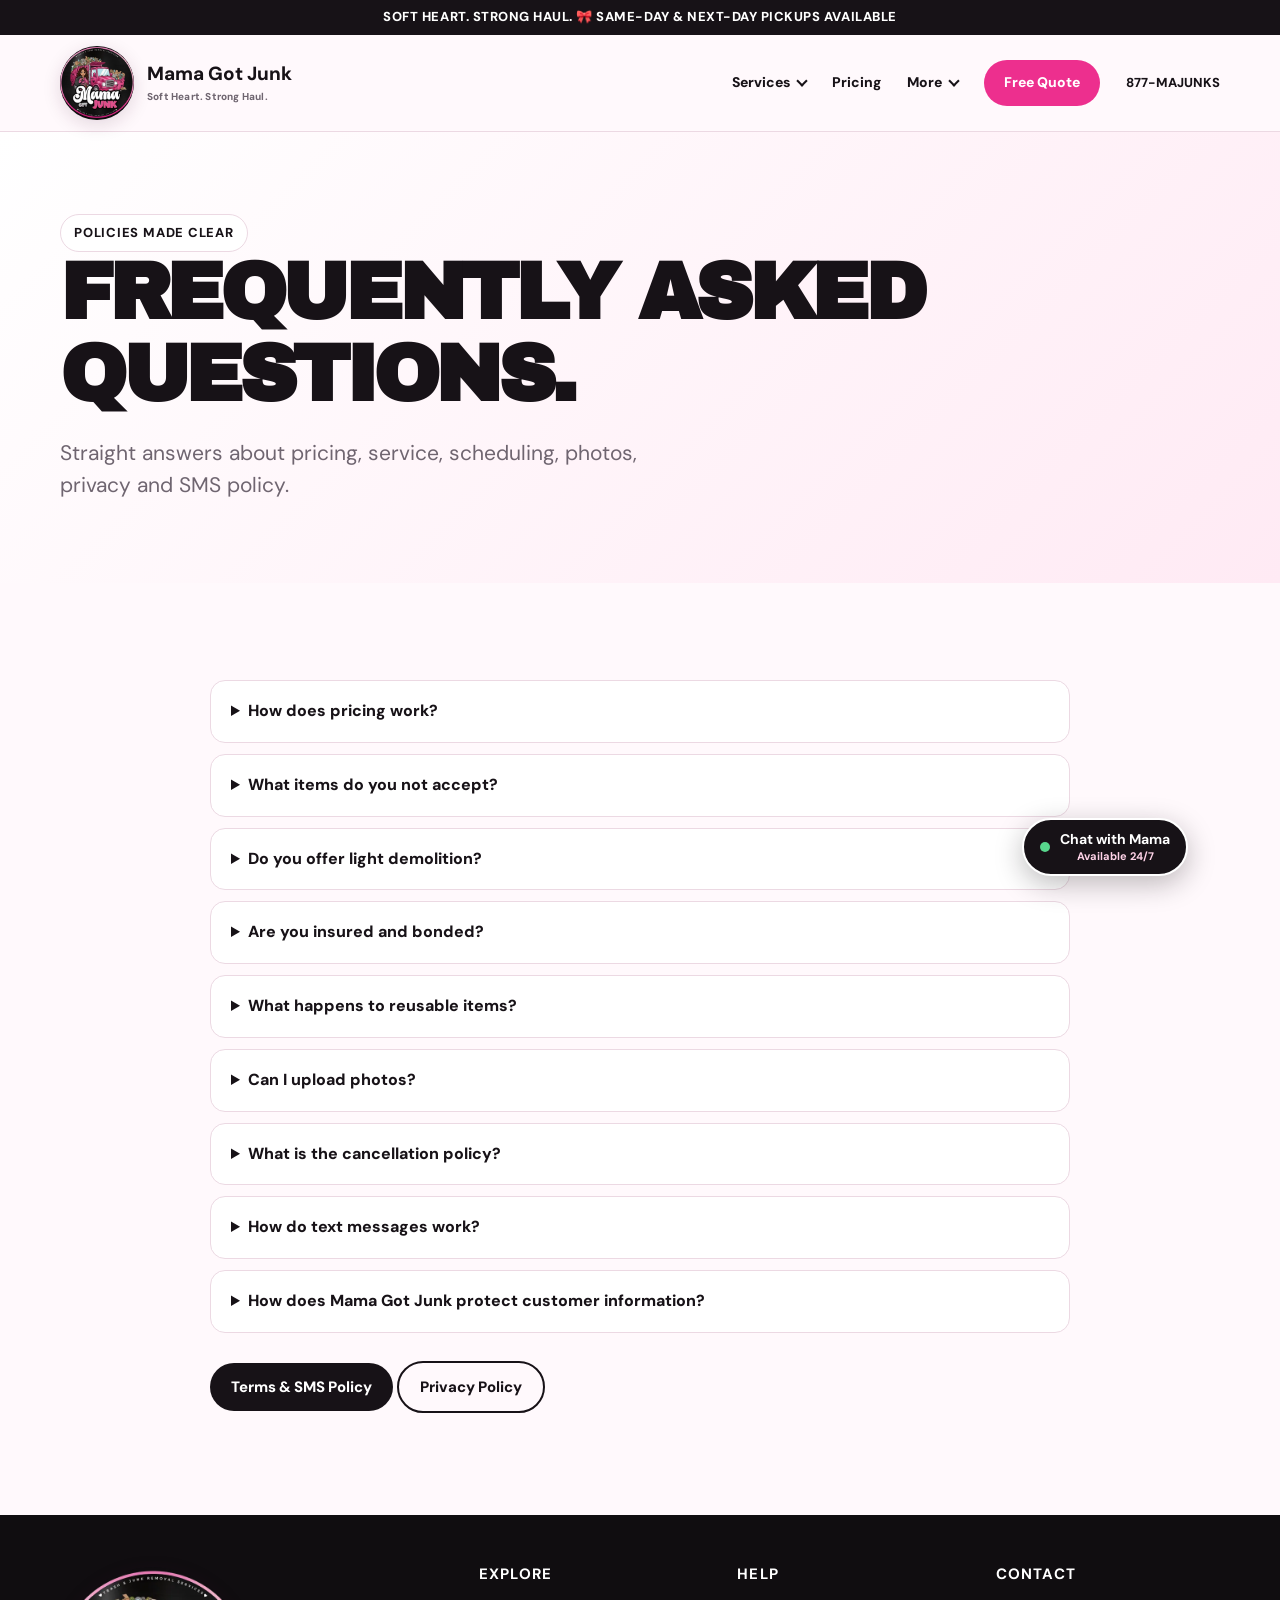
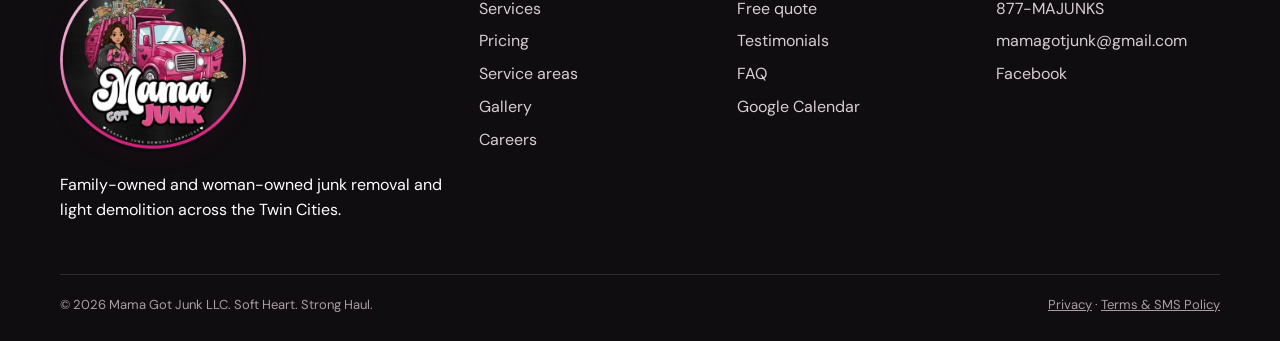
<file: faq.html>
<!doctype html><html lang="en"><head><meta charset="utf-8"><meta name="viewport" content="width=device-width,initial-scale=1"><title>Junk Removal FAQ & Policies | Mama Got Junk</title><meta name="description" content="Answers about Mama Got Junk pricing, accepted items, light demolition, scheduling, photo uploads, privacy and SMS policy."><link rel="canonical" href="https://mamagotjunk.com/faq"><meta property="og:title" content="Junk Removal FAQ & Policies | Mama Got Junk"><meta property="og:description" content="Answers about Mama Got Junk pricing, accepted items, light demolition, scheduling, photo uploads, privacy and SMS policy."><meta property="og:type" content="website"><meta property="og:url" content="https://mamagotjunk.com/faq"><meta property="og:image" content="https://raw.githubusercontent.com/adeptvision/mamagotjunk-temp-site/main/hero-background.webp"><meta name="theme-color" content="#ed2f8e"><script type="application/ld+json">{"@context":"https://schema.org","@type":"LocalBusiness","name":"Mama Got Junk LLC","url":"https://mamagotjunk.com","telephone":"+18776258657","email":"mamagotjunk@gmail.com","image":"https://raw.githubusercontent.com/adeptvision/mamagotjunk-temp-site/main/hero-background.webp","logo":"https://mamagotjunk.com/mama-got-junk-logo.webp","priceRange":"$350-$750","areaServed":["Minneapolis","Saint Paul","Twin Cities Metro"],"description":"Family-owned and woman-owned junk removal and light demolition in the Twin Cities."}</script><style>
@import url('https://fonts.googleapis.com/css2?family=Archivo+Black&family=DM+Sans:wght@400;600;700;800&display=swap');
:root{--pink:#ed2f8e;--pink2:#ff78b8;--ink:#171217;--cream:#fff9fc;--blush:#fff0f7;--muted:#6f6570;--line:#ecd9e3;--green:#19734b;--shadow:0 18px 55px rgba(74,21,53,.13)}
*{box-sizing:border-box}html{scroll-behavior:smooth}body{margin:0;font-family:'DM Sans',sans-serif;color:var(--ink);background:var(--cream);line-height:1.55}img{max-width:100%;display:block}a{color:inherit}.wrap{width:min(1160px,calc(100% - 36px));margin:auto}.top{background:var(--ink);color:#fff;text-align:center;padding:9px 16px;font-weight:800;font-size:13px;letter-spacing:.04em}.site-nav{position:sticky;top:0;z-index:30;background:rgba(255,249,252,.96);border-bottom:1px solid var(--line);backdrop-filter:blur(14px)}.nav-row{min-height:78px;display:flex;align-items:center;gap:22px}.brand{margin-right:auto}.brand img{width:180px;max-height:58px;object-fit:contain}.nav-links{display:flex;align-items:center;gap:17px;font-weight:800;font-size:14px}.nav-links a{text-decoration:none;white-space:nowrap}.nav-links a:hover,.nav-links a[aria-current=page]{color:var(--pink)}.button,.button-dark,.button-ghost{display:inline-flex;align-items:center;justify-content:center;border:0;border-radius:999px;padding:14px 21px;font:800 15px 'DM Sans';text-decoration:none;cursor:pointer}.button{background:var(--pink);color:#fff;box-shadow:0 7px 0 #9d1557}.button-dark{background:var(--ink);color:#fff}.button-ghost{border:2px solid var(--ink);background:transparent;color:var(--ink)}
h1,h2,h3{font-family:'Archivo Black',sans-serif;line-height:1.03;margin:0}h1{font-size:clamp(48px,7.5vw,92px);letter-spacing:-.055em}h2{font-size:clamp(38px,5vw,64px);letter-spacing:-.045em}h3{font-size:21px}.pink{color:var(--pink)}.eyebrow{display:inline-block;background:#fff;border:1px solid var(--line);border-radius:999px;padding:8px 13px;font-size:13px;font-weight:800;letter-spacing:.06em;text-transform:uppercase}.lead{font-size:clamp(18px,2vw,21px);color:var(--muted);max-width:650px}.hero{background:radial-gradient(circle at 85% 20%,#ffc5e0 0,transparent 33%),linear-gradient(135deg,#fff,#ffeaf4);overflow:hidden}.hero-grid{min-height:660px;display:grid;grid-template-columns:1.05fr .95fr;gap:46px;align-items:center}.hero-copy p{margin:22px 0}.hero-actions{display:flex;gap:16px;flex-wrap:wrap;align-items:center;margin-top:28px}.hero-photo{width:100%;height:550px;object-fit:cover;border-radius:48% 52% 45% 55%/55% 42% 58% 45%;box-shadow:var(--shadow)}.trust{display:grid;grid-template-columns:repeat(4,1fr);gap:12px;margin-top:-35px;position:relative;z-index:2}.trust div{background:#fff;border:1px solid var(--line);border-radius:18px;padding:19px;text-align:center;font-weight:800;box-shadow:var(--shadow)}
section{padding:86px 0}.dark{background:var(--ink);color:#fff}.dark .lead,.dark p{color:#cfc3cb}.section-head{display:flex;justify-content:space-between;align-items:end;gap:32px;margin-bottom:36px}.section-head p{max-width:540px}.cards{display:grid;grid-template-columns:repeat(3,1fr);gap:18px}.card{background:#fff;border:1px solid var(--line);border-radius:24px;padding:27px;box-shadow:0 12px 36px rgba(74,21,53,.08)}.dark .card{background:#251f24;border-color:#493c45}.card-icon{font-size:36px;margin-bottom:18px}.card h3{margin-bottom:9px}.card p{color:var(--muted);margin:0}.dark .card p{color:#cfc3cb}.link{font-weight:800;color:#ae135c;text-decoration-thickness:2px}.split{display:grid;grid-template-columns:1fr 1fr;gap:52px;align-items:center}.split-photo{border-radius:28px;box-shadow:var(--shadow);min-height:420px;object-fit:cover}.checks{list-style:none;padding:0;margin:24px 0}.checks li{margin:12px 0;padding-left:29px;position:relative}.checks li:before{content:'✓';position:absolute;left:0;color:var(--green);font-weight:900}.cta{background:linear-gradient(135deg,#ed2f8e,#a80d51);color:#fff}.cta .wrap{display:flex;align-items:center;justify-content:space-between;gap:28px}.cta p{max-width:620px}.page-hero{padding:82px 0 60px;background:linear-gradient(135deg,#fff,#ffeaf4)}.page-hero h1{font-size:clamp(46px,7vw,80px);max-width:900px}.page-hero .lead{margin-top:20px}
.pricing{display:grid;grid-template-columns:repeat(4,1fr);gap:16px}.price-card{position:relative;background:#fff;border:2px solid var(--line);border-radius:24px;padding:26px;display:flex;flex-direction:column;min-height:290px}.price-card.featured{border-color:var(--pink);transform:translateY(-8px);box-shadow:var(--shadow)}.price-card small{font-weight:800;color:var(--pink);text-transform:uppercase}.price{font:42px 'Archivo Black';margin:15px 0}.price-card p{color:var(--muted);flex:1}.price-card .button{align-self:flex-start}.fine-print{margin-top:24px;color:var(--muted);font-size:14px}.area-form{display:flex;gap:10px;max-width:620px}.area-form input{flex:1;border:2px solid var(--line);border-radius:999px;padding:15px 20px;font:inherit}.result{margin-top:14px;font-weight:800;min-height:24px}.areas{display:grid;grid-template-columns:repeat(4,1fr);gap:12px}.area{background:#fff;border:1px solid var(--line);padding:16px;border-radius:15px;text-align:center;font-weight:800}
.gallery{columns:3;column-gap:18px}.gallery figure{break-inside:avoid;margin:0 0 18px;background:#fff;border:1px solid var(--line);border-radius:22px;overflow:hidden;box-shadow:0 10px 30px rgba(74,21,53,.08)}.gallery img{width:100%;height:auto}.gallery figcaption{padding:14px 18px;font-weight:800}.honest{border:2px dashed var(--pink);background:#fff;border-radius:24px;padding:32px}.quote-grid{display:grid;grid-template-columns:.65fr 1.35fr;gap:40px}.form-box{background:#fff;color:var(--ink);border:1px solid var(--line);border-radius:28px;padding:30px;box-shadow:var(--shadow)}.form-progress{height:7px;background:#f0dce7;border-radius:9px;margin-bottom:26px;overflow:hidden}.form-progress i{display:block;height:100%;width:25%;background:var(--pink);transition:.2s}.panel{display:none}.panel.on{display:block}.panel h3{font-size:27px;margin-bottom:18px}.grid-2{display:grid;grid-template-columns:1fr 1fr;gap:12px}.field{margin:13px 0}.field label{display:block;font-weight:800;margin-bottom:7px}.field input,.field select,.field textarea{width:100%;padding:14px;border:1px solid #d9c6d1;border-radius:12px;font:inherit;background:#fff}.field textarea{min-height:110px;resize:vertical}.choice-grid{display:grid;grid-template-columns:1fr 1fr;gap:10px}.choice{border:1px solid #dcc9d3;border-radius:13px;padding:13px;font-weight:800}.form-nav{display:flex;gap:10px;margin-top:22px}.form-nav .next,.form-nav .send{margin-left:auto}.form-nav button{border:0;border-radius:999px;padding:13px 20px;font-weight:800;cursor:pointer}.next,.send{background:var(--ink);color:#fff}.back{background:#f1e5eb}.consent{display:block;font-size:12px;color:#756871;margin-top:15px}.photo-preview{display:flex;gap:8px;flex-wrap:wrap;margin-top:10px}.photo-preview img{width:72px;height:72px;object-fit:cover;border-radius:10px;border:1px solid var(--line)}
.faq{max-width:860px;margin:auto}.faq details{background:#fff;border:1px solid var(--line);border-radius:15px;padding:18px 20px;margin:11px 0}.faq summary{font-weight:800;cursor:pointer}.faq p{color:var(--muted)}.legal{max-width:850px;margin:auto}.legal h1{font-size:clamp(42px,7vw,70px)}.legal h2{font-family:'DM Sans';font-size:24px;letter-spacing:0;margin-top:35px}.legal .notice{background:#fff;border:1px solid var(--line);border-left:6px solid var(--pink);padding:18px;border-radius:10px}.legal li,.legal p{color:#33272f}
footer{background:#100d10;color:#fff;padding:52px 0 26px}.footer-grid{display:grid;grid-template-columns:1.2fr repeat(3,.7fr);gap:34px}.footer-grid img{width:220px}.footer-grid h3{font-family:'DM Sans';font-size:15px;text-transform:uppercase;letter-spacing:.08em;margin-bottom:14px}.footer-grid a{display:block;color:#d8cdd4;text-decoration:none;margin:8px 0}.footer-note{border-top:1px solid #342b31;margin-top:35px;padding-top:20px;color:#aa9ca5;font-size:13px;display:flex;justify-content:space-between;gap:20px}

@media(max-width:1000px){.nav-links{overflow-x:auto;padding:10px 0}.nav-row{align-items:flex-start;flex-direction:column;padding:12px 0}.brand{margin:0}.trust{grid-template-columns:1fr 1fr}.pricing{grid-template-columns:1fr 1fr}.areas{grid-template-columns:repeat(3,1fr)}.footer-grid{grid-template-columns:1fr 1fr}}
@media(max-width:760px){.hero-grid,.split,.quote-grid{grid-template-columns:1fr}.hero-grid{padding:55px 0}.hero-photo{height:390px;order:-1}.cards{grid-template-columns:1fr}.section-head,.cta .wrap{display:block}.section-head p{margin-top:16px}.pricing{grid-template-columns:1fr}.price-card.featured{transform:none}.gallery{columns:2}.areas{grid-template-columns:1fr 1fr}.footer-note{display:block}.cta .button{margin-top:14px}}
@media(max-width:520px){.wrap{width:min(100% - 24px,1160px)}section{padding:62px 0}.trust,.grid-2,.choice-grid,.footer-grid{grid-template-columns:1fr}.gallery{columns:1}.area-form{display:block}.area-form button{width:100%;margin-top:10px}.form-box{padding:20px}}

.mobile-menu{display:none}.nav-row{position:relative}
@media(max-width:1000px){
html,body{max-width:100%;overflow-x:hidden}.top{padding:8px 12px;font-size:11px;line-height:1.35}.site-nav{backdrop-filter:blur(18px)}.nav-row{min-height:68px;flex-direction:row;align-items:center;padding:8px 0}.brand{margin-right:auto}.brand img{width:142px;max-height:52px}.nav-links{display:none}.mobile-menu{display:block;position:static;margin-left:auto}.mobile-menu summary{list-style:none;display:flex;align-items:center;justify-content:center;min-width:84px;min-height:44px;padding:10px 16px;border:2px solid var(--ink);border-radius:999px;background:#fff;font-weight:800;cursor:pointer}.mobile-menu summary::-webkit-details-marker{display:none}.mobile-menu[open] summary{background:var(--ink);color:#fff}.mobile-links{position:absolute;left:0;right:0;top:calc(100% - 2px);z-index:50;display:grid;grid-template-columns:1fr 1fr;gap:0;padding:10px;background:#fff;border:1px solid var(--line);border-radius:0 0 18px 18px;box-shadow:0 18px 40px rgba(23,18,23,.18)}.mobile-links a{padding:12px 10px;text-decoration:none;font-weight:800;border-radius:10px}.mobile-links a:hover,.mobile-links a[aria-current=page]{background:var(--blush);color:var(--pink)}
h1{font-size:clamp(40px,12vw,58px);line-height:.98}h2{font-size:clamp(34px,9vw,48px)}.eyebrow{font-size:11px;line-height:1.35}.hero-grid{min-height:0;padding:42px 0 64px;gap:28px}.hero-photo{height:300px;order:0;border-radius:28px}.hero-copy p{margin:16px 0}.hero-actions{display:grid;grid-template-columns:1fr;gap:11px;margin-top:22px}.hero-actions .button,.hero-actions .button-dark,.hero-actions .button-ghost{width:100%}.button,.button-dark,.button-ghost{min-height:48px}.trust{grid-template-columns:1fr 1fr;gap:10px;margin-top:-30px}.trust div{padding:14px 9px;font-size:14px}.page-hero{padding:50px 0 40px}.page-hero h1{font-size:clamp(38px,11vw,56px)}section{padding:64px 0}.split,.quote-grid{gap:28px}.split-photo{min-height:0;height:300px;width:100%}.card{padding:22px}.cta .wrap{display:block}.cta .button,.cta .button-dark,.cta .button-ghost{width:100%;margin-top:14px}.form-box{padding:22px;border-radius:20px}.field input,.field select,.field textarea{font-size:16px}.footer-grid{gap:28px}.footer-grid img{width:180px}
}
@media(max-width:520px){
.wrap{width:min(100% - 24px,1160px)}.mobile-links{grid-template-columns:1fr}.hero-photo{height:255px}.trust{grid-template-columns:1fr 1fr}.trust div{font-size:13px}.areas{grid-template-columns:1fr}.area-form{display:grid}.area-form button{width:100%;margin:0}.form-nav{display:grid;grid-template-columns:1fr 1fr}.form-nav button{min-height:48px}.form-nav .next,.form-nav .send{margin-left:0}.footer-grid{grid-template-columns:1fr}.footer-note{display:block}.gallery{columns:1}
}

/* Shared layout polish: keep sections separated and all labels readable. */
.top{min-height:34px;display:flex;align-items:center;justify-content:center;line-height:1.3}.dark .eyebrow{color:var(--ink)}.cards{align-items:stretch}.card{height:100%}.trust{margin-top:0;padding:24px 0 34px}
@media(min-width:1001px){
.hero-grid{min-height:660px;padding:0;align-items:center;gap:64px}.hero-copy h1{font-size:clamp(58px,5.7vw,82px)}.hero-copy .lead{max-width:620px}.hero-actions{margin-top:24px}.section-head{margin-bottom:42px}
}
@media(min-width:1001px) and (max-width:1240px){
.nav-links{gap:12px;font-size:13px}.brand img{width:160px}.hero-grid{gap:42px}.hero-copy h1{font-size:clamp(54px,6.1vw,74px)}
}
</style><link rel="stylesheet" href="/logo-placement.css?v=20260930"><link rel="stylesheet" href="/navigation.css?v=20261006"><script src="/navigation.js?v=20261006" defer></script></head><body><div class="top">SOFT HEART. STRONG HAUL. 🎀 SAME-DAY & NEXT-DAY PICKUPS AVAILABLE</div><nav class="site-nav" aria-label="Main navigation"><div class="wrap nav-row"><a class="brand" href="/" aria-label="Mama Got Junk home"><span class="mama-badge nav-badge"><img src="/mama-got-junk-logo.webp" width="512" height="512" alt="Mama Got Junk — trash and junk removal services"></span><span class="mama-brand-name">Mama Got Junk<span>Soft Heart. Strong Haul.</span></span></a><details class="mama-mobile"><summary>Menu</summary><div class="mama-mobile-panel"><a href="/">Home</a><details class="mama-dropdown"><summary>Services</summary><div class="mama-submenu"><a href="/services.html">All Services</a><a href="/service-areas.html">Service Areas</a></div></details><a href="/pricing.html">Pricing</a><details class="mama-dropdown"><summary>More</summary><div class="mama-submenu"><a href="/gallery.html">Gallery</a><a href="/testimonials.html">Reviews</a><a href="/faq.html" aria-current="page">FAQ</a><a href="/careers.html">Careers</a></div></details><a href="/quote.html" class="mama-quote">Free Quote</a><a href="tel:+18776258657" class="mama-call">877-MAJUNKS</a></div></details><div class="mama-nav-links"><details class="mama-dropdown"><summary>Services</summary><div class="mama-submenu"><a href="/services.html">All Services</a><a href="/service-areas.html">Service Areas</a></div></details><a href="/pricing.html">Pricing</a><details class="mama-dropdown"><summary>More</summary><div class="mama-submenu"><a href="/gallery.html">Gallery</a><a href="/testimonials.html">Reviews</a><a href="/faq.html" aria-current="page">FAQ</a><a href="/careers.html">Careers</a></div></details><a href="/quote.html" class="mama-quote">Free Quote</a><a href="tel:+18776258657" class="mama-call">877-MAJUNKS</a></div></div></nav><main><header class="page-hero"><div class="wrap"><span class="eyebrow">Policies made clear</span><h1>FREQUENTLY ASKED QUESTIONS.</h1><p class="lead">Straight answers about pricing, service, scheduling, photos, privacy and SMS policy.</p></div></header><section><div class="wrap faq"><details><summary>How does pricing work?</summary><p>Choose an estimated truck load: 1/4 truck $350, 1/2 truck $550, 3/4 truck $625 or full truck $750. Final price and any specialty fees are confirmed before work begins.</p></details><details><summary>What items do you not accept?</summary><p>Hazardous, regulated, unsafe or prohibited materials may be declined. Send a photo or description and we will confirm before scheduling.</p></details><details><summary>Do you offer light demolition?</summary><p>Yes. We quote approved non-structural tear-outs and cleanup separately after reviewing photos, access and disposal needs.</p></details><details><summary>Are you insured and bonded?</summary><p>Yes. Mama Got Junk is insured and bonded.</p></details><details><summary>What happens to reusable items?</summary><p>We prioritize donation, reuse and responsible disposal whenever practical.</p></details><details><summary>Can I upload photos?</summary><p>Yes. Both the smart quote form and chat accept up to four photos and compress them before sending.</p></details><details><summary>What is the cancellation policy?</summary><p>Any cancellation fee or special scheduling term will be disclosed before it applies. We may reschedule when access, safety, weather or job details prevent service.</p></details><details><summary>How do text messages work?</summary><p>SMS consent is optional and not required to buy. Message frequency varies; rates may apply. Reply STOP to opt out or HELP for help. Read the full Terms & SMS Policy and Privacy Policy linked below.</p></details><details><summary>How does Mama Got Junk protect customer information?</summary><p>We only collect the information needed to provide quotes and service. We do not publish private residential addresses, and we handle contact details and SMS opt-in data according to our Privacy Policy.</p></details><p style="margin-top:28px"><a class="button-dark" href="/terms.html">Terms & SMS Policy</a> <a class="button-ghost" href="/privacy.html">Privacy Policy</a></p></div></section></main><footer><div class="wrap"><div class="footer-grid"><div><span class="mama-badge footer-badge"><img src="/mama-got-junk-logo.webp" width="512" height="512" alt="Mama Got Junk — trash and junk removal services" loading="lazy" decoding="async"></span><p>Family-owned and woman-owned junk removal and light demolition across the Twin Cities.</p></div><div><h3>Explore</h3><a href="/services.html">Services</a><a href="/pricing.html">Pricing</a><a href="/service-areas.html">Service areas</a><a href="/gallery.html">Gallery</a><a href="/careers">Careers</a></div><div><h3>Help</h3><a href="/quote.html">Free quote</a><a href="/testimonials.html">Testimonials</a><a href="/faq.html">FAQ</a><a href="https://calendar.google.com/calendar/render?action=TEMPLATE&text=Mama%20Got%20Junk%20Pickup&details=Please%20confirm%20the%20date%20and%20time%20with%20Mama%20Got%20Junk%20at%20877-MAJUNKS." target="_blank" rel="noopener">Google Calendar</a></div><div><h3>Contact</h3><a href="tel:+18776258657">877-MAJUNKS</a><a href="mailto:mamagotjunk@gmail.com">mamagotjunk@gmail.com</a><a href="https://www.facebook.com/profile.php?id=61579747886674" target="_blank" rel="noopener">Facebook</a></div></div><div class="footer-note"><span>© 2026 Mama Got Junk LLC. Soft Heart. Strong Haul.</span><span><a href="/privacy.html" style="display:inline">Privacy</a> · <a href="/terms.html" style="display:inline">Terms & SMS Policy</a></span></div></div></footer><script src="https://widgets.leadconnectorhq.com/loader.js" data-resources-url="https://widgets.leadconnectorhq.com/chat-widget/loader.js" data-widget-id="6ab609a815c2d16d1378b458"></script><style data-chat-visibility>.chat-availability{position:fixed;right:92px;bottom:24px;z-index:2147483000;display:flex;align-items:center;gap:10px;border:2px solid #fff;border-radius:999px;background:#171217;color:#fff;padding:11px 16px;box-shadow:0 8px 28px rgba(23,18,23,.28);font:800 14px 'DM Sans',sans-serif;line-height:1.15;cursor:pointer;transition:.2s}.chat-availability:hover{transform:translateY(-2px);background:#ed2f8e}.chat-availability small{display:block;margin-top:3px;color:#ffd3e8;font-size:11px;font-weight:700}.chat-availability-dot{width:10px;height:10px;border-radius:50%;background:#58d68d;box-shadow:0 0 0 0 rgba(88,214,141,.65);animation:chatPulse 2s infinite}@keyframes chatPulse{70%{box-shadow:0 0 0 9px rgba(88,214,141,0)}100%{box-shadow:0 0 0 0 rgba(88,214,141,0)}}@media(max-width:520px){.chat-availability{right:14px;bottom:88px;padding:10px 14px}.chat-availability small{font-size:10px}}</style><button type="button" class="chat-availability" aria-label="Open chat with Mama, available 24 hours a day"><span class="chat-availability-dot" aria-hidden="true"></span><span><strong>Chat with Mama</strong><small>Available 24/7</small></span></button><script data-chat-visibility>(()=>{const c=document.querySelector('.chat-availability');c?.addEventListener('click',()=>{let tries=0;function open(){const b=document.querySelector('chat-widget')?.shadowRoot?.querySelector('[aria-label="Select to open the chat widget"],.lc_text-widget--bubble');if(b)b.click();else if(tries++<40)setTimeout(open,100)}open()})})();</script></body></html>
</file>
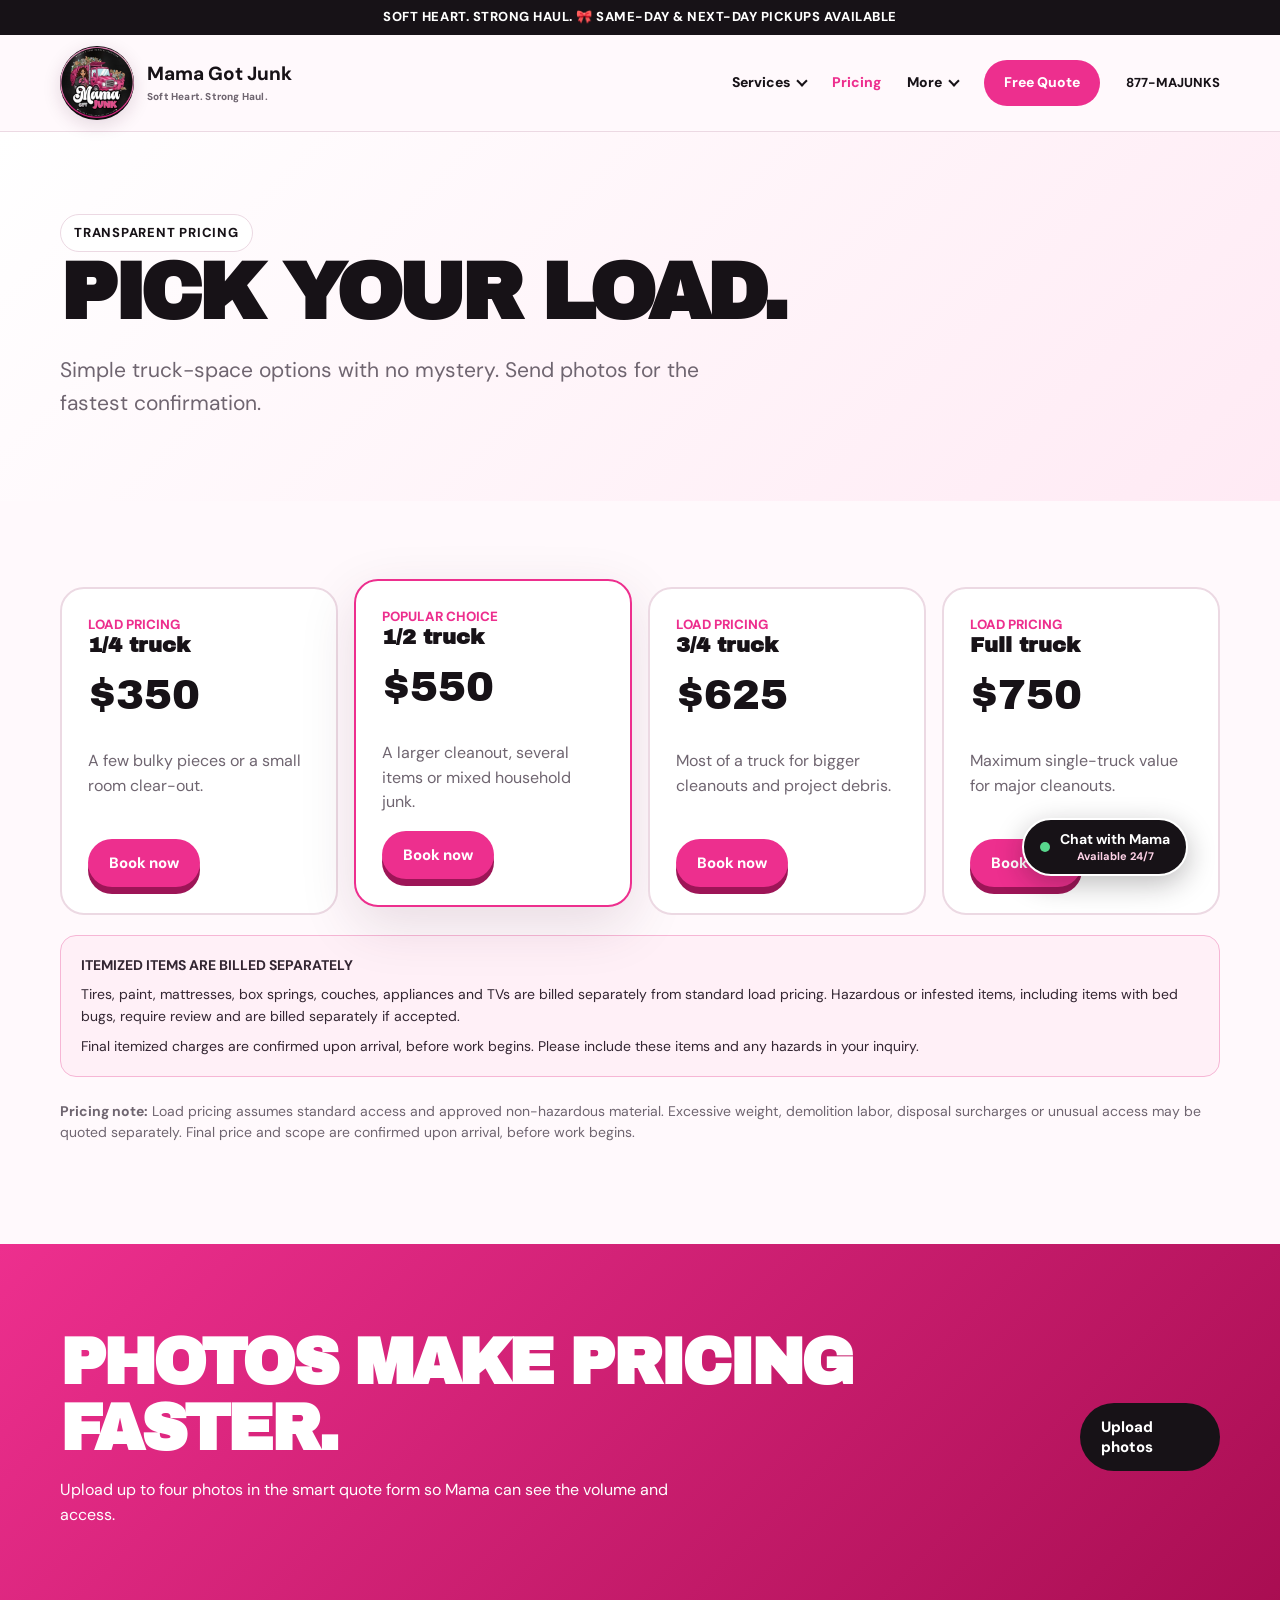
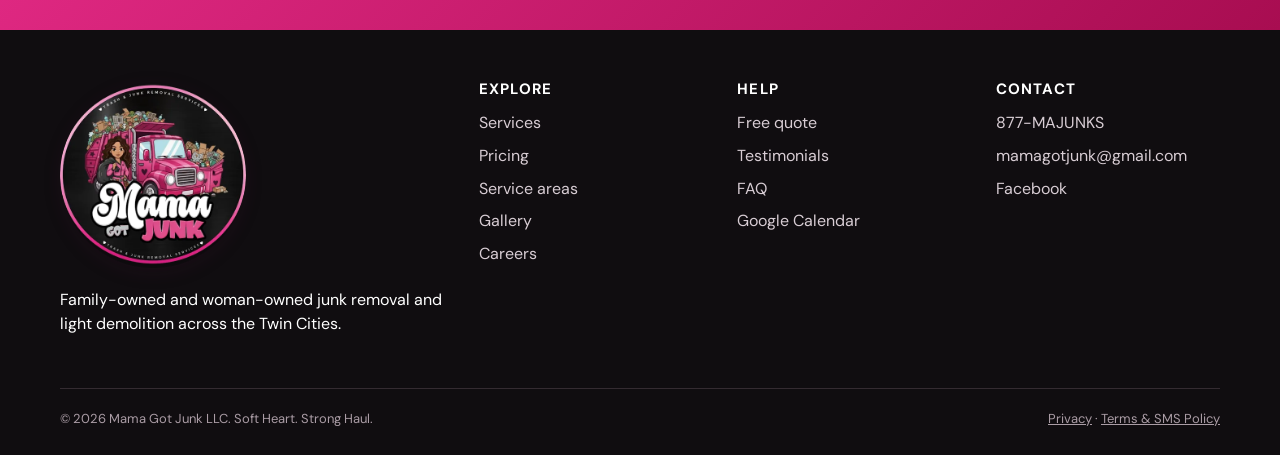
<file: pricing.html>
<!doctype html><html lang="en"><head><meta charset="utf-8"><meta name="viewport" content="width=device-width,initial-scale=1"><title>Junk Removal Pricing | Mama Got Junk</title><meta name="description" content="Transparent Twin Cities junk removal pricing: quarter truck $350, half truck $550, three-quarter truck $625 and full truck $750."><link rel="canonical" href="https://mamagotjunk.com/pricing"><meta property="og:title" content="Junk Removal Pricing | Mama Got Junk"><meta property="og:description" content="Transparent Twin Cities junk removal pricing: quarter truck $350, half truck $550, three-quarter truck $625 and full truck $750."><meta property="og:type" content="website"><meta property="og:url" content="https://mamagotjunk.com/pricing"><meta property="og:image" content="https://raw.githubusercontent.com/adeptvision/mamagotjunk-temp-site/main/hero-background.webp"><meta name="theme-color" content="#ed2f8e"><script type="application/ld+json">{"@context":"https://schema.org","@type":"LocalBusiness","name":"Mama Got Junk LLC","url":"https://mamagotjunk.com","telephone":"+18776258657","email":"mamagotjunk@gmail.com","image":"https://raw.githubusercontent.com/adeptvision/mamagotjunk-temp-site/main/hero-background.webp","logo":"https://mamagotjunk.com/mama-got-junk-logo.webp","priceRange":"$350-$750","areaServed":["Minneapolis","Saint Paul","Twin Cities Metro"],"description":"Family-owned and woman-owned junk removal and light demolition in the Twin Cities."}</script><style>
@import url('https://fonts.googleapis.com/css2?family=Archivo+Black&family=DM+Sans:wght@400;600;700;800&display=swap');
:root{--pink:#ed2f8e;--pink2:#ff78b8;--ink:#171217;--cream:#fff9fc;--blush:#fff0f7;--muted:#6f6570;--line:#ecd9e3;--green:#19734b;--shadow:0 18px 55px rgba(74,21,53,.13)}
*{box-sizing:border-box}html{scroll-behavior:smooth}body{margin:0;font-family:'DM Sans',sans-serif;color:var(--ink);background:var(--cream);line-height:1.55}img{max-width:100%;display:block}a{color:inherit}.wrap{width:min(1160px,calc(100% - 36px));margin:auto}.top{background:var(--ink);color:#fff;text-align:center;padding:9px 16px;font-weight:800;font-size:13px;letter-spacing:.04em}.site-nav{position:sticky;top:0;z-index:30;background:rgba(255,249,252,.96);border-bottom:1px solid var(--line);backdrop-filter:blur(14px)}.nav-row{min-height:78px;display:flex;align-items:center;gap:22px}.brand{margin-right:auto}.brand img{width:180px;max-height:58px;object-fit:contain}.nav-links{display:flex;align-items:center;gap:17px;font-weight:800;font-size:14px}.nav-links a{text-decoration:none;white-space:nowrap}.nav-links a:hover,.nav-links a[aria-current=page]{color:var(--pink)}.button,.button-dark,.button-ghost{display:inline-flex;align-items:center;justify-content:center;border:0;border-radius:999px;padding:14px 21px;font:800 15px 'DM Sans';text-decoration:none;cursor:pointer}.button{background:var(--pink);color:#fff;box-shadow:0 7px 0 #9d1557}.button-dark{background:var(--ink);color:#fff}.button-ghost{border:2px solid var(--ink);background:transparent;color:var(--ink)}
h1,h2,h3{font-family:'Archivo Black',sans-serif;line-height:1.03;margin:0}h1{font-size:clamp(48px,7.5vw,92px);letter-spacing:-.055em}h2{font-size:clamp(38px,5vw,64px);letter-spacing:-.045em}h3{font-size:21px}.pink{color:var(--pink)}.eyebrow{display:inline-block;background:#fff;border:1px solid var(--line);border-radius:999px;padding:8px 13px;font-size:13px;font-weight:800;letter-spacing:.06em;text-transform:uppercase}.lead{font-size:clamp(18px,2vw,21px);color:var(--muted);max-width:650px}.hero{background:radial-gradient(circle at 85% 20%,#ffc5e0 0,transparent 33%),linear-gradient(135deg,#fff,#ffeaf4);overflow:hidden}.hero-grid{min-height:660px;display:grid;grid-template-columns:1.05fr .95fr;gap:46px;align-items:center}.hero-copy p{margin:22px 0}.hero-actions{display:flex;gap:16px;flex-wrap:wrap;align-items:center;margin-top:28px}.hero-photo{width:100%;height:550px;object-fit:cover;border-radius:48% 52% 45% 55%/55% 42% 58% 45%;box-shadow:var(--shadow)}.trust{display:grid;grid-template-columns:repeat(4,1fr);gap:12px;margin-top:-35px;position:relative;z-index:2}.trust div{background:#fff;border:1px solid var(--line);border-radius:18px;padding:19px;text-align:center;font-weight:800;box-shadow:var(--shadow)}
section{padding:86px 0}.dark{background:var(--ink);color:#fff}.dark .lead,.dark p{color:#cfc3cb}.section-head{display:flex;justify-content:space-between;align-items:end;gap:32px;margin-bottom:36px}.section-head p{max-width:540px}.cards{display:grid;grid-template-columns:repeat(3,1fr);gap:18px}.card{background:#fff;border:1px solid var(--line);border-radius:24px;padding:27px;box-shadow:0 12px 36px rgba(74,21,53,.08)}.dark .card{background:#251f24;border-color:#493c45}.card-icon{font-size:36px;margin-bottom:18px}.card h3{margin-bottom:9px}.card p{color:var(--muted);margin:0}.dark .card p{color:#cfc3cb}.link{font-weight:800;color:#ae135c;text-decoration-thickness:2px}.split{display:grid;grid-template-columns:1fr 1fr;gap:52px;align-items:center}.split-photo{border-radius:28px;box-shadow:var(--shadow);min-height:420px;object-fit:cover}.checks{list-style:none;padding:0;margin:24px 0}.checks li{margin:12px 0;padding-left:29px;position:relative}.checks li:before{content:'✓';position:absolute;left:0;color:var(--green);font-weight:900}.cta{background:linear-gradient(135deg,#ed2f8e,#a80d51);color:#fff}.cta .wrap{display:flex;align-items:center;justify-content:space-between;gap:28px}.cta p{max-width:620px}.page-hero{padding:82px 0 60px;background:linear-gradient(135deg,#fff,#ffeaf4)}.page-hero h1{font-size:clamp(46px,7vw,80px);max-width:900px}.page-hero .lead{margin-top:20px}
.pricing{display:grid;grid-template-columns:repeat(4,1fr);gap:16px}.price-card{position:relative;background:#fff;border:2px solid var(--line);border-radius:24px;padding:26px;display:flex;flex-direction:column;min-height:290px}.price-card.featured{border-color:var(--pink);transform:translateY(-8px);box-shadow:var(--shadow)}.price-card small{font-weight:800;color:var(--pink);text-transform:uppercase}.price{font:42px 'Archivo Black';margin:15px 0}.price-card p{color:var(--muted);flex:1}.price-card .button{align-self:flex-start}.fine-print{margin-top:24px;color:var(--muted);font-size:14px}.area-form{display:flex;gap:10px;max-width:620px}.area-form input{flex:1;border:2px solid var(--line);border-radius:999px;padding:15px 20px;font:inherit}.result{margin-top:14px;font-weight:800;min-height:24px}.areas{display:grid;grid-template-columns:repeat(4,1fr);gap:12px}.area{background:#fff;border:1px solid var(--line);padding:16px;border-radius:15px;text-align:center;font-weight:800}
.gallery{columns:3;column-gap:18px}.gallery figure{break-inside:avoid;margin:0 0 18px;background:#fff;border:1px solid var(--line);border-radius:22px;overflow:hidden;box-shadow:0 10px 30px rgba(74,21,53,.08)}.gallery img{width:100%;height:auto}.gallery figcaption{padding:14px 18px;font-weight:800}.honest{border:2px dashed var(--pink);background:#fff;border-radius:24px;padding:32px}.quote-grid{display:grid;grid-template-columns:.65fr 1.35fr;gap:40px}.form-box{background:#fff;color:var(--ink);border:1px solid var(--line);border-radius:28px;padding:30px;box-shadow:var(--shadow)}.form-progress{height:7px;background:#f0dce7;border-radius:9px;margin-bottom:26px;overflow:hidden}.form-progress i{display:block;height:100%;width:25%;background:var(--pink);transition:.2s}.panel{display:none}.panel.on{display:block}.panel h3{font-size:27px;margin-bottom:18px}.grid-2{display:grid;grid-template-columns:1fr 1fr;gap:12px}.field{margin:13px 0}.field label{display:block;font-weight:800;margin-bottom:7px}.field input,.field select,.field textarea{width:100%;padding:14px;border:1px solid #d9c6d1;border-radius:12px;font:inherit;background:#fff}.field textarea{min-height:110px;resize:vertical}.choice-grid{display:grid;grid-template-columns:1fr 1fr;gap:10px}.choice{border:1px solid #dcc9d3;border-radius:13px;padding:13px;font-weight:800}.form-nav{display:flex;gap:10px;margin-top:22px}.form-nav .next,.form-nav .send{margin-left:auto}.form-nav button{border:0;border-radius:999px;padding:13px 20px;font-weight:800;cursor:pointer}.next,.send{background:var(--ink);color:#fff}.back{background:#f1e5eb}.consent{display:block;font-size:12px;color:#756871;margin-top:15px}.photo-preview{display:flex;gap:8px;flex-wrap:wrap;margin-top:10px}.photo-preview img{width:72px;height:72px;object-fit:cover;border-radius:10px;border:1px solid var(--line)}
.faq{max-width:860px;margin:auto}.faq details{background:#fff;border:1px solid var(--line);border-radius:15px;padding:18px 20px;margin:11px 0}.faq summary{font-weight:800;cursor:pointer}.faq p{color:var(--muted)}.legal{max-width:850px;margin:auto}.legal h1{font-size:clamp(42px,7vw,70px)}.legal h2{font-family:'DM Sans';font-size:24px;letter-spacing:0;margin-top:35px}.legal .notice{background:#fff;border:1px solid var(--line);border-left:6px solid var(--pink);padding:18px;border-radius:10px}.legal li,.legal p{color:#33272f}
footer{background:#100d10;color:#fff;padding:52px 0 26px}.footer-grid{display:grid;grid-template-columns:1.2fr repeat(3,.7fr);gap:34px}.footer-grid img{width:220px}.footer-grid h3{font-family:'DM Sans';font-size:15px;text-transform:uppercase;letter-spacing:.08em;margin-bottom:14px}.footer-grid a{display:block;color:#d8cdd4;text-decoration:none;margin:8px 0}.footer-note{border-top:1px solid #342b31;margin-top:35px;padding-top:20px;color:#aa9ca5;font-size:13px;display:flex;justify-content:space-between;gap:20px}

@media(max-width:1000px){.nav-links{overflow-x:auto;padding:10px 0}.nav-row{align-items:flex-start;flex-direction:column;padding:12px 0}.brand{margin:0}.trust{grid-template-columns:1fr 1fr}.pricing{grid-template-columns:1fr 1fr}.areas{grid-template-columns:repeat(3,1fr)}.footer-grid{grid-template-columns:1fr 1fr}}
@media(max-width:760px){.hero-grid,.split,.quote-grid{grid-template-columns:1fr}.hero-grid{padding:55px 0}.hero-photo{height:390px;order:-1}.cards{grid-template-columns:1fr}.section-head,.cta .wrap{display:block}.section-head p{margin-top:16px}.pricing{grid-template-columns:1fr}.price-card.featured{transform:none}.gallery{columns:2}.areas{grid-template-columns:1fr 1fr}.footer-note{display:block}.cta .button{margin-top:14px}}
@media(max-width:520px){.wrap{width:min(100% - 24px,1160px)}section{padding:62px 0}.trust,.grid-2,.choice-grid,.footer-grid{grid-template-columns:1fr}.gallery{columns:1}.area-form{display:block}.area-form button{width:100%;margin-top:10px}.form-box{padding:20px}}

.mobile-menu{display:none}.nav-row{position:relative}
@media(max-width:1000px){
html,body{max-width:100%;overflow-x:hidden}.top{padding:8px 12px;font-size:11px;line-height:1.35}.site-nav{backdrop-filter:blur(18px)}.nav-row{min-height:68px;flex-direction:row;align-items:center;padding:8px 0}.brand{margin-right:auto}.brand img{width:142px;max-height:52px}.nav-links{display:none}.mobile-menu{display:block;position:static;margin-left:auto}.mobile-menu summary{list-style:none;display:flex;align-items:center;justify-content:center;min-width:84px;min-height:44px;padding:10px 16px;border:2px solid var(--ink);border-radius:999px;background:#fff;font-weight:800;cursor:pointer}.mobile-menu summary::-webkit-details-marker{display:none}.mobile-menu[open] summary{background:var(--ink);color:#fff}.mobile-links{position:absolute;left:0;right:0;top:calc(100% - 2px);z-index:50;display:grid;grid-template-columns:1fr 1fr;gap:0;padding:10px;background:#fff;border:1px solid var(--line);border-radius:0 0 18px 18px;box-shadow:0 18px 40px rgba(23,18,23,.18)}.mobile-links a{padding:12px 10px;text-decoration:none;font-weight:800;border-radius:10px}.mobile-links a:hover,.mobile-links a[aria-current=page]{background:var(--blush);color:var(--pink)}
h1{font-size:clamp(40px,12vw,58px);line-height:.98}h2{font-size:clamp(34px,9vw,48px)}.eyebrow{font-size:11px;line-height:1.35}.hero-grid{min-height:0;padding:42px 0 64px;gap:28px}.hero-photo{height:300px;order:0;border-radius:28px}.hero-copy p{margin:16px 0}.hero-actions{display:grid;grid-template-columns:1fr;gap:11px;margin-top:22px}.hero-actions .button,.hero-actions .button-dark,.hero-actions .button-ghost{width:100%}.button,.button-dark,.button-ghost{min-height:48px}.trust{grid-template-columns:1fr 1fr;gap:10px;margin-top:-30px}.trust div{padding:14px 9px;font-size:14px}.page-hero{padding:50px 0 40px}.page-hero h1{font-size:clamp(38px,11vw,56px)}section{padding:64px 0}.split,.quote-grid{gap:28px}.split-photo{min-height:0;height:300px;width:100%}.card{padding:22px}.cta .wrap{display:block}.cta .button,.cta .button-dark,.cta .button-ghost{width:100%;margin-top:14px}.form-box{padding:22px;border-radius:20px}.field input,.field select,.field textarea{font-size:16px}.footer-grid{gap:28px}.footer-grid img{width:180px}
}
@media(max-width:520px){
.wrap{width:min(100% - 24px,1160px)}.mobile-links{grid-template-columns:1fr}.hero-photo{height:255px}.trust{grid-template-columns:1fr 1fr}.trust div{font-size:13px}.areas{grid-template-columns:1fr}.area-form{display:grid}.area-form button{width:100%;margin:0}.form-nav{display:grid;grid-template-columns:1fr 1fr}.form-nav button{min-height:48px}.form-nav .next,.form-nav .send{margin-left:0}.footer-grid{grid-template-columns:1fr}.footer-note{display:block}.gallery{columns:1}
}

/* Shared layout polish: keep sections separated and all labels readable. */
.top{min-height:34px;display:flex;align-items:center;justify-content:center;line-height:1.3}.dark .eyebrow{color:var(--ink)}.cards{align-items:stretch}.card{height:100%}.trust{margin-top:0;padding:24px 0 34px}
@media(min-width:1001px){
.hero-grid{min-height:660px;padding:0;align-items:center;gap:64px}.hero-copy h1{font-size:clamp(58px,5.7vw,82px)}.hero-copy .lead{max-width:620px}.hero-actions{margin-top:24px}.section-head{margin-bottom:42px}
}
@media(min-width:1001px) and (max-width:1240px){
.nav-links{gap:12px;font-size:13px}.brand img{width:160px}.hero-grid{gap:42px}.hero-copy h1{font-size:clamp(54px,6.1vw,74px)}
}
</style><link rel="stylesheet" href="/logo-placement.css?v=20260930"><link rel="stylesheet" href="/navigation.css?v=20261006"><script src="/navigation.js?v=20261006" defer></script></head><body><div class="top">SOFT HEART. STRONG HAUL. 🎀 SAME-DAY & NEXT-DAY PICKUPS AVAILABLE</div><nav class="site-nav" aria-label="Main navigation"><div class="wrap nav-row"><a class="brand" href="/" aria-label="Mama Got Junk home"><span class="mama-badge nav-badge"><img src="/mama-got-junk-logo.webp" width="512" height="512" alt="Mama Got Junk — trash and junk removal services"></span><span class="mama-brand-name">Mama Got Junk<span>Soft Heart. Strong Haul.</span></span></a><details class="mama-mobile"><summary>Menu</summary><div class="mama-mobile-panel"><a href="/">Home</a><details class="mama-dropdown"><summary>Services</summary><div class="mama-submenu"><a href="/services.html">All Services</a><a href="/service-areas.html">Service Areas</a></div></details><a href="/pricing.html" aria-current="page">Pricing</a><details class="mama-dropdown"><summary>More</summary><div class="mama-submenu"><a href="/gallery.html">Gallery</a><a href="/testimonials.html">Reviews</a><a href="/faq.html">FAQ</a><a href="/careers.html">Careers</a></div></details><a href="/quote.html" class="mama-quote">Free Quote</a><a href="tel:+18776258657" class="mama-call">877-MAJUNKS</a></div></details><div class="mama-nav-links"><details class="mama-dropdown"><summary>Services</summary><div class="mama-submenu"><a href="/services.html">All Services</a><a href="/service-areas.html">Service Areas</a></div></details><a href="/pricing.html" aria-current="page">Pricing</a><details class="mama-dropdown"><summary>More</summary><div class="mama-submenu"><a href="/gallery.html">Gallery</a><a href="/testimonials.html">Reviews</a><a href="/faq.html">FAQ</a><a href="/careers.html">Careers</a></div></details><a href="/quote.html" class="mama-quote">Free Quote</a><a href="tel:+18776258657" class="mama-call">877-MAJUNKS</a></div></div></nav><main><header class="page-hero"><div class="wrap"><span class="eyebrow">Transparent pricing</span><h1>PICK YOUR LOAD.</h1><p class="lead">Simple truck-space options with no mystery. Send photos for the fastest confirmation.</p></div></header><section><div class="wrap"><div class="pricing"><article class="price-card"><small>Load pricing</small><h3>1/4 truck</h3><div class="price">$350</div><p>A few bulky pieces or a small room clear-out.</p><a class="button" href="/quote.html?load=quarter">Book now</a></article><article class="price-card featured"><small>Popular choice</small><h3>1/2 truck</h3><div class="price">$550</div><p>A larger cleanout, several items or mixed household junk.</p><a class="button" href="/quote.html?load=half">Book now</a></article><article class="price-card"><small>Load pricing</small><h3>3/4 truck</h3><div class="price">$625</div><p>Most of a truck for bigger cleanouts and project debris.</p><a class="button" href="/quote.html?load=three-quarter">Book now</a></article><article class="price-card"><small>Load pricing</small><h3>Full truck</h3><div class="price">$750</div><p>Maximum single-truck value for major cleanouts.</p><a class="button" href="/quote.html?load=full">Book now</a></article></div><aside aria-label="Separate item charges" style="margin:20px 0;padding:18px 20px;background:#fff0f7;border:1px solid #f6b6d5;border-radius:16px;color:#332632;font-size:14px;line-height:1.6"><strong style="display:block;margin-bottom:6px">ITEMIZED ITEMS ARE BILLED SEPARATELY</strong><p style="margin:0 0 8px">Tires, paint, mattresses, box springs, couches, appliances and TVs are billed separately from standard load pricing. Hazardous or infested items, including items with bed bugs, require review and are billed separately if accepted.</p><p style="margin:0">Final itemized charges are confirmed upon arrival, before work begins. Please include these items and any hazards in your inquiry.</p></aside><p class="fine-print"><strong>Pricing note:</strong> Load pricing assumes standard access and approved non-hazardous material. Excessive weight, demolition labor, disposal surcharges or unusual access may be quoted separately. Final price and scope are confirmed upon arrival, before work begins.</p></div></section><section class="cta"><div class="wrap"><div><h2>PHOTOS MAKE PRICING FASTER.</h2><p>Upload up to four photos in the smart quote form so Mama can see the volume and access.</p></div><a class="button-dark" href="/quote.html">Upload photos</a></div></section></main><footer><div class="wrap"><div class="footer-grid"><div><span class="mama-badge footer-badge"><img src="/mama-got-junk-logo.webp" width="512" height="512" alt="Mama Got Junk — trash and junk removal services" loading="lazy" decoding="async"></span><p>Family-owned and woman-owned junk removal and light demolition across the Twin Cities.</p></div><div><h3>Explore</h3><a href="/services.html">Services</a><a href="/pricing.html">Pricing</a><a href="/service-areas.html">Service areas</a><a href="/gallery.html">Gallery</a><a href="/careers">Careers</a></div><div><h3>Help</h3><a href="/quote.html">Free quote</a><a href="/testimonials.html">Testimonials</a><a href="/faq.html">FAQ</a><a href="https://calendar.google.com/calendar/render?action=TEMPLATE&text=Mama%20Got%20Junk%20Pickup&details=Please%20confirm%20the%20date%20and%20time%20with%20Mama%20Got%20Junk%20at%20877-MAJUNKS." target="_blank" rel="noopener">Google Calendar</a></div><div><h3>Contact</h3><a href="tel:+18776258657">877-MAJUNKS</a><a href="mailto:mamagotjunk@gmail.com">mamagotjunk@gmail.com</a><a href="https://www.facebook.com/profile.php?id=61579747886674" target="_blank" rel="noopener">Facebook</a></div></div><div class="footer-note"><span>© 2026 Mama Got Junk LLC. Soft Heart. Strong Haul.</span><span><a href="/privacy.html" style="display:inline">Privacy</a> · <a href="/terms.html" style="display:inline">Terms & SMS Policy</a></span></div></div></footer><script src="https://widgets.leadconnectorhq.com/loader.js" data-resources-url="https://widgets.leadconnectorhq.com/chat-widget/loader.js" data-widget-id="6ab609a815c2d16d1378b458"></script><style data-chat-visibility>.chat-availability{position:fixed;right:92px;bottom:24px;z-index:2147483000;display:flex;align-items:center;gap:10px;border:2px solid #fff;border-radius:999px;background:#171217;color:#fff;padding:11px 16px;box-shadow:0 8px 28px rgba(23,18,23,.28);font:800 14px 'DM Sans',sans-serif;line-height:1.15;cursor:pointer;transition:.2s}.chat-availability:hover{transform:translateY(-2px);background:#ed2f8e}.chat-availability small{display:block;margin-top:3px;color:#ffd3e8;font-size:11px;font-weight:700}.chat-availability-dot{width:10px;height:10px;border-radius:50%;background:#58d68d;box-shadow:0 0 0 0 rgba(88,214,141,.65);animation:chatPulse 2s infinite}@keyframes chatPulse{70%{box-shadow:0 0 0 9px rgba(88,214,141,0)}100%{box-shadow:0 0 0 0 rgba(88,214,141,0)}}@media(max-width:520px){.chat-availability{right:14px;bottom:88px;padding:10px 14px}.chat-availability small{font-size:10px}}</style><button type="button" class="chat-availability" aria-label="Open chat with Mama, available 24 hours a day"><span class="chat-availability-dot" aria-hidden="true"></span><span><strong>Chat with Mama</strong><small>Available 24/7</small></span></button><script data-chat-visibility>(()=>{const c=document.querySelector('.chat-availability');c?.addEventListener('click',()=>{let tries=0;function open(){const b=document.querySelector('chat-widget')?.shadowRoot?.querySelector('[aria-label="Select to open the chat widget"],.lc_text-widget--bubble');if(b)b.click();else if(tries++<40)setTimeout(open,100)}open()})})();</script></body></html>
</file>
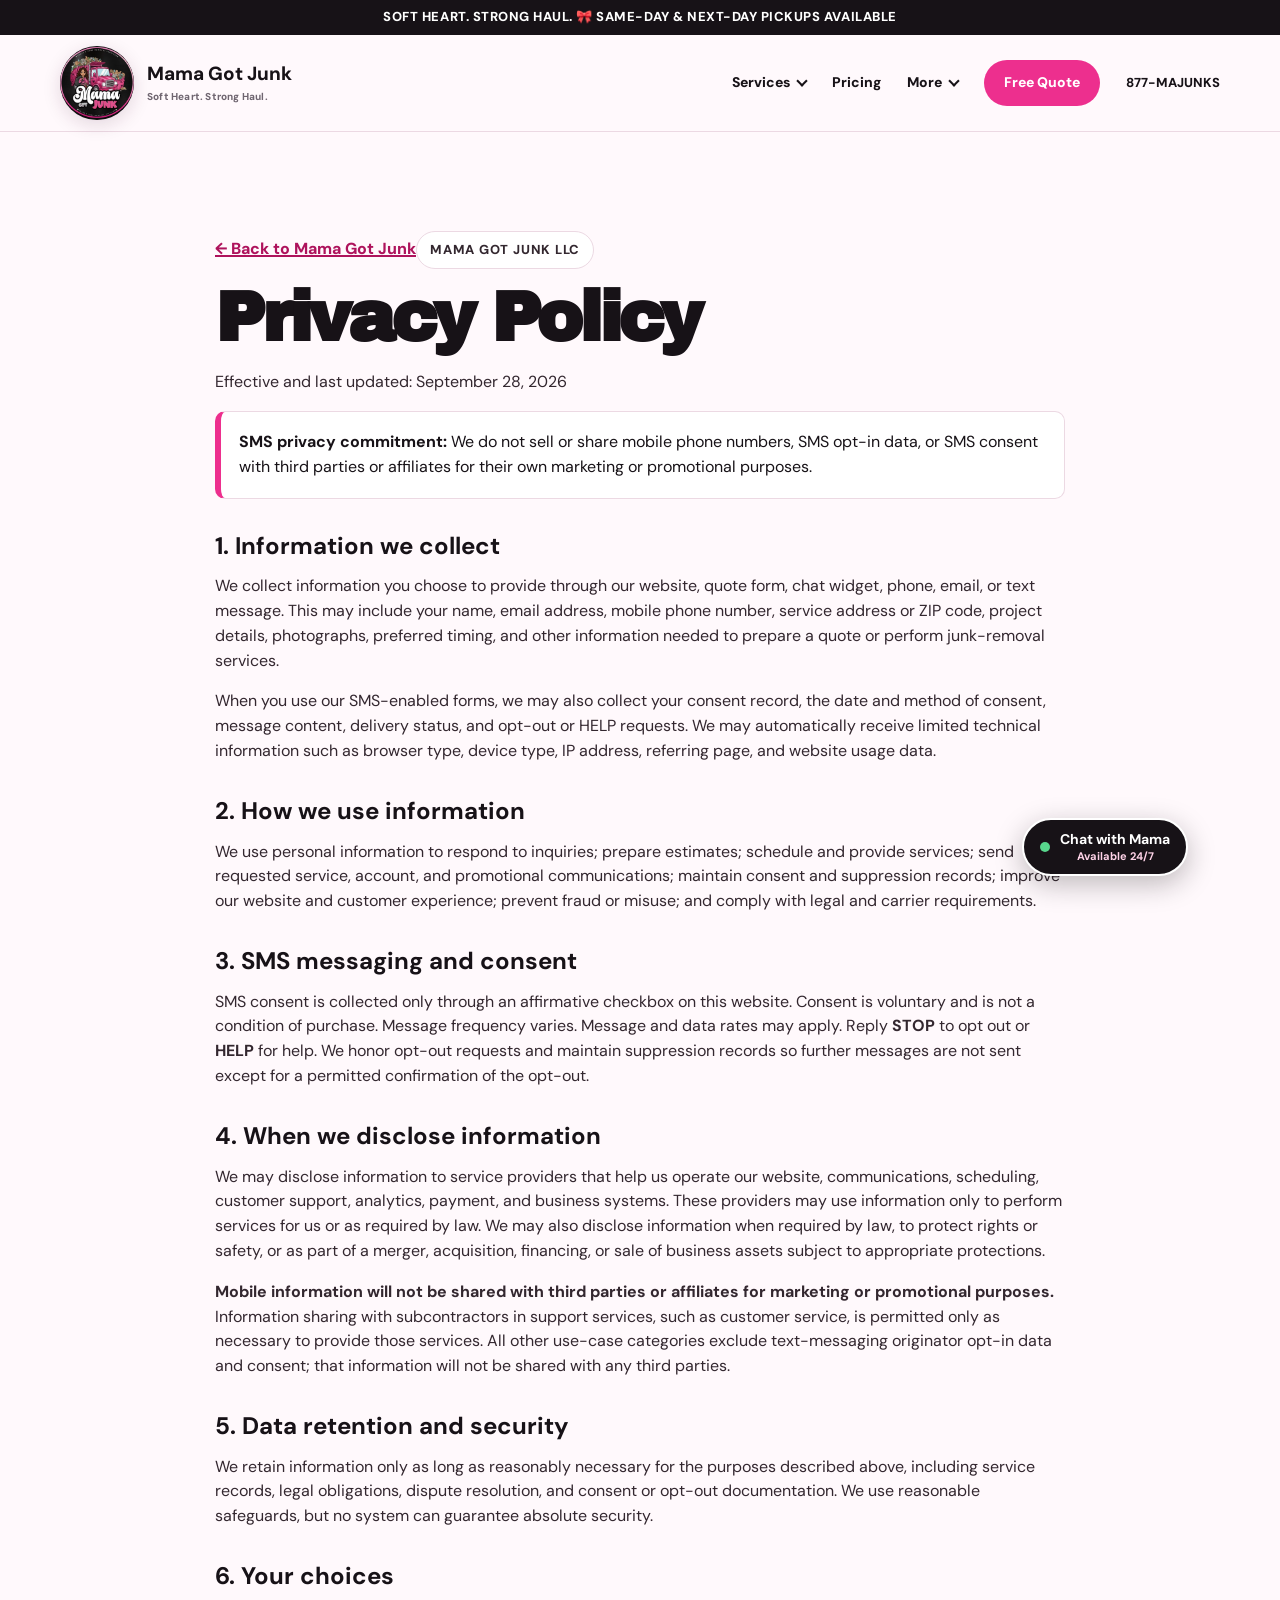
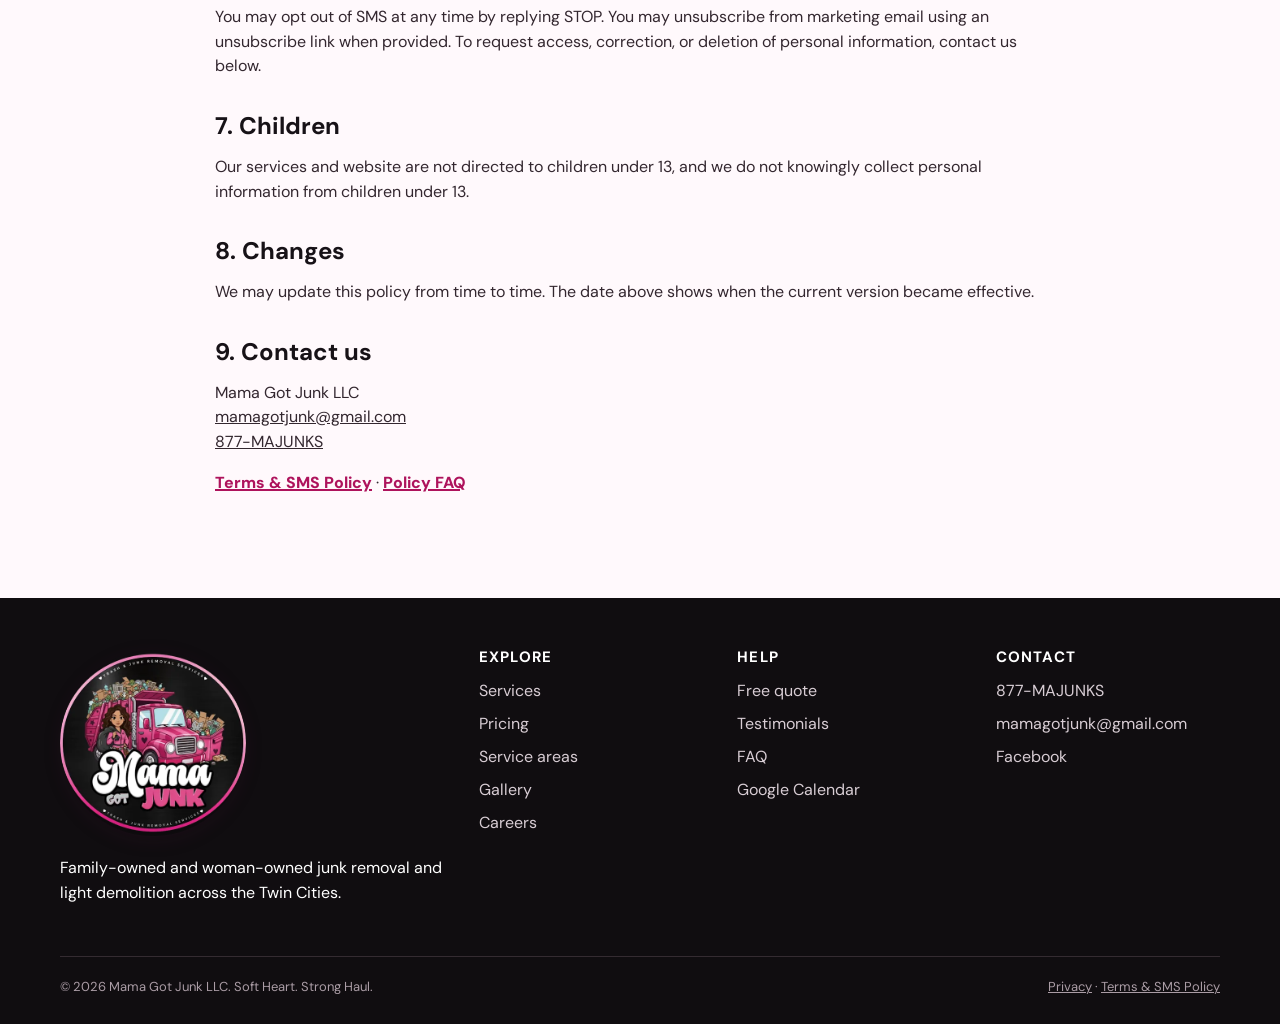
<file: privacy.html>
<!doctype html><html lang="en"><head><meta charset="utf-8"><meta name="viewport" content="width=device-width,initial-scale=1"><title>Privacy Policy | Mama Got Junk</title><meta name="description" content="Privacy Policy for Mama Got Junk LLC, including website, photo upload and SMS messaging practices."><link rel="canonical" href="https://mamagotjunk.com/privacy"><meta property="og:title" content="Privacy Policy | Mama Got Junk"><meta property="og:description" content="Privacy Policy for Mama Got Junk LLC, including website, photo upload and SMS messaging practices."><meta property="og:type" content="website"><meta property="og:url" content="https://mamagotjunk.com/privacy"><meta property="og:image" content="https://raw.githubusercontent.com/adeptvision/mamagotjunk-temp-site/main/hero-background.webp"><meta name="theme-color" content="#ed2f8e"><script type="application/ld+json">{"@context":"https://schema.org","@type":"LocalBusiness","name":"Mama Got Junk LLC","url":"https://mamagotjunk.com","telephone":"+18776258657","email":"mamagotjunk@gmail.com","image":"https://raw.githubusercontent.com/adeptvision/mamagotjunk-temp-site/main/hero-background.webp","logo":"https://mamagotjunk.com/mama-got-junk-logo.webp","priceRange":"$350-$750","areaServed":["Minneapolis","Saint Paul","Twin Cities Metro"],"description":"Family-owned and woman-owned junk removal and light demolition in the Twin Cities."}</script><style>
@import url('https://fonts.googleapis.com/css2?family=Archivo+Black&family=DM+Sans:wght@400;600;700;800&display=swap');
:root{--pink:#ed2f8e;--pink2:#ff78b8;--ink:#171217;--cream:#fff9fc;--blush:#fff0f7;--muted:#6f6570;--line:#ecd9e3;--green:#19734b;--shadow:0 18px 55px rgba(74,21,53,.13)}
*{box-sizing:border-box}html{scroll-behavior:smooth}body{margin:0;font-family:'DM Sans',sans-serif;color:var(--ink);background:var(--cream);line-height:1.55}img{max-width:100%;display:block}a{color:inherit}.wrap{width:min(1160px,calc(100% - 36px));margin:auto}.top{background:var(--ink);color:#fff;text-align:center;padding:9px 16px;font-weight:800;font-size:13px;letter-spacing:.04em}.site-nav{position:sticky;top:0;z-index:30;background:rgba(255,249,252,.96);border-bottom:1px solid var(--line);backdrop-filter:blur(14px)}.nav-row{min-height:78px;display:flex;align-items:center;gap:22px}.brand{margin-right:auto}.brand img{width:180px;max-height:58px;object-fit:contain}.nav-links{display:flex;align-items:center;gap:17px;font-weight:800;font-size:14px}.nav-links a{text-decoration:none;white-space:nowrap}.nav-links a:hover,.nav-links a[aria-current=page]{color:var(--pink)}.button,.button-dark,.button-ghost{display:inline-flex;align-items:center;justify-content:center;border:0;border-radius:999px;padding:14px 21px;font:800 15px 'DM Sans';text-decoration:none;cursor:pointer}.button{background:var(--pink);color:#fff;box-shadow:0 7px 0 #9d1557}.button-dark{background:var(--ink);color:#fff}.button-ghost{border:2px solid var(--ink);background:transparent;color:var(--ink)}
h1,h2,h3{font-family:'Archivo Black',sans-serif;line-height:1.03;margin:0}h1{font-size:clamp(48px,7.5vw,92px);letter-spacing:-.055em}h2{font-size:clamp(38px,5vw,64px);letter-spacing:-.045em}h3{font-size:21px}.pink{color:var(--pink)}.eyebrow{display:inline-block;background:#fff;border:1px solid var(--line);border-radius:999px;padding:8px 13px;font-size:13px;font-weight:800;letter-spacing:.06em;text-transform:uppercase}.lead{font-size:clamp(18px,2vw,21px);color:var(--muted);max-width:650px}.hero{background:radial-gradient(circle at 85% 20%,#ffc5e0 0,transparent 33%),linear-gradient(135deg,#fff,#ffeaf4);overflow:hidden}.hero-grid{min-height:660px;display:grid;grid-template-columns:1.05fr .95fr;gap:46px;align-items:center}.hero-copy p{margin:22px 0}.hero-actions{display:flex;gap:16px;flex-wrap:wrap;align-items:center;margin-top:28px}.hero-photo{width:100%;height:550px;object-fit:cover;border-radius:48% 52% 45% 55%/55% 42% 58% 45%;box-shadow:var(--shadow)}.trust{display:grid;grid-template-columns:repeat(4,1fr);gap:12px;margin-top:-35px;position:relative;z-index:2}.trust div{background:#fff;border:1px solid var(--line);border-radius:18px;padding:19px;text-align:center;font-weight:800;box-shadow:var(--shadow)}
section{padding:86px 0}.dark{background:var(--ink);color:#fff}.dark .lead,.dark p{color:#cfc3cb}.section-head{display:flex;justify-content:space-between;align-items:end;gap:32px;margin-bottom:36px}.section-head p{max-width:540px}.cards{display:grid;grid-template-columns:repeat(3,1fr);gap:18px}.card{background:#fff;border:1px solid var(--line);border-radius:24px;padding:27px;box-shadow:0 12px 36px rgba(74,21,53,.08)}.dark .card{background:#251f24;border-color:#493c45}.card-icon{font-size:36px;margin-bottom:18px}.card h3{margin-bottom:9px}.card p{color:var(--muted);margin:0}.dark .card p{color:#cfc3cb}.link{font-weight:800;color:#ae135c;text-decoration-thickness:2px}.split{display:grid;grid-template-columns:1fr 1fr;gap:52px;align-items:center}.split-photo{border-radius:28px;box-shadow:var(--shadow);min-height:420px;object-fit:cover}.checks{list-style:none;padding:0;margin:24px 0}.checks li{margin:12px 0;padding-left:29px;position:relative}.checks li:before{content:'✓';position:absolute;left:0;color:var(--green);font-weight:900}.cta{background:linear-gradient(135deg,#ed2f8e,#a80d51);color:#fff}.cta .wrap{display:flex;align-items:center;justify-content:space-between;gap:28px}.cta p{max-width:620px}.page-hero{padding:82px 0 60px;background:linear-gradient(135deg,#fff,#ffeaf4)}.page-hero h1{font-size:clamp(46px,7vw,80px);max-width:900px}.page-hero .lead{margin-top:20px}
.pricing{display:grid;grid-template-columns:repeat(4,1fr);gap:16px}.price-card{position:relative;background:#fff;border:2px solid var(--line);border-radius:24px;padding:26px;display:flex;flex-direction:column;min-height:290px}.price-card.featured{border-color:var(--pink);transform:translateY(-8px);box-shadow:var(--shadow)}.price-card small{font-weight:800;color:var(--pink);text-transform:uppercase}.price{font:42px 'Archivo Black';margin:15px 0}.price-card p{color:var(--muted);flex:1}.price-card .button{align-self:flex-start}.fine-print{margin-top:24px;color:var(--muted);font-size:14px}.area-form{display:flex;gap:10px;max-width:620px}.area-form input{flex:1;border:2px solid var(--line);border-radius:999px;padding:15px 20px;font:inherit}.result{margin-top:14px;font-weight:800;min-height:24px}.areas{display:grid;grid-template-columns:repeat(4,1fr);gap:12px}.area{background:#fff;border:1px solid var(--line);padding:16px;border-radius:15px;text-align:center;font-weight:800}
.gallery{columns:3;column-gap:18px}.gallery figure{break-inside:avoid;margin:0 0 18px;background:#fff;border:1px solid var(--line);border-radius:22px;overflow:hidden;box-shadow:0 10px 30px rgba(74,21,53,.08)}.gallery img{width:100%;height:auto}.gallery figcaption{padding:14px 18px;font-weight:800}.honest{border:2px dashed var(--pink);background:#fff;border-radius:24px;padding:32px}.quote-grid{display:grid;grid-template-columns:.65fr 1.35fr;gap:40px}.form-box{background:#fff;color:var(--ink);border:1px solid var(--line);border-radius:28px;padding:30px;box-shadow:var(--shadow)}.form-progress{height:7px;background:#f0dce7;border-radius:9px;margin-bottom:26px;overflow:hidden}.form-progress i{display:block;height:100%;width:25%;background:var(--pink);transition:.2s}.panel{display:none}.panel.on{display:block}.panel h3{font-size:27px;margin-bottom:18px}.grid-2{display:grid;grid-template-columns:1fr 1fr;gap:12px}.field{margin:13px 0}.field label{display:block;font-weight:800;margin-bottom:7px}.field input,.field select,.field textarea{width:100%;padding:14px;border:1px solid #d9c6d1;border-radius:12px;font:inherit;background:#fff}.field textarea{min-height:110px;resize:vertical}.choice-grid{display:grid;grid-template-columns:1fr 1fr;gap:10px}.choice{border:1px solid #dcc9d3;border-radius:13px;padding:13px;font-weight:800}.form-nav{display:flex;gap:10px;margin-top:22px}.form-nav .next,.form-nav .send{margin-left:auto}.form-nav button{border:0;border-radius:999px;padding:13px 20px;font-weight:800;cursor:pointer}.next,.send{background:var(--ink);color:#fff}.back{background:#f1e5eb}.consent{display:block;font-size:12px;color:#756871;margin-top:15px}.photo-preview{display:flex;gap:8px;flex-wrap:wrap;margin-top:10px}.photo-preview img{width:72px;height:72px;object-fit:cover;border-radius:10px;border:1px solid var(--line)}
.faq{max-width:860px;margin:auto}.faq details{background:#fff;border:1px solid var(--line);border-radius:15px;padding:18px 20px;margin:11px 0}.faq summary{font-weight:800;cursor:pointer}.faq p{color:var(--muted)}.legal{max-width:850px;margin:auto}.legal h1{font-size:clamp(42px,7vw,70px)}.legal h2{font-family:'DM Sans';font-size:24px;letter-spacing:0;margin-top:35px}.legal .notice{background:#fff;border:1px solid var(--line);border-left:6px solid var(--pink);padding:18px;border-radius:10px}.legal li,.legal p{color:#33272f}
footer{background:#100d10;color:#fff;padding:52px 0 26px}.footer-grid{display:grid;grid-template-columns:1.2fr repeat(3,.7fr);gap:34px}.footer-grid img{width:220px}.footer-grid h3{font-family:'DM Sans';font-size:15px;text-transform:uppercase;letter-spacing:.08em;margin-bottom:14px}.footer-grid a{display:block;color:#d8cdd4;text-decoration:none;margin:8px 0}.footer-note{border-top:1px solid #342b31;margin-top:35px;padding-top:20px;color:#aa9ca5;font-size:13px;display:flex;justify-content:space-between;gap:20px}

@media(max-width:1000px){.nav-links{overflow-x:auto;padding:10px 0}.nav-row{align-items:flex-start;flex-direction:column;padding:12px 0}.brand{margin:0}.trust{grid-template-columns:1fr 1fr}.pricing{grid-template-columns:1fr 1fr}.areas{grid-template-columns:repeat(3,1fr)}.footer-grid{grid-template-columns:1fr 1fr}}
@media(max-width:760px){.hero-grid,.split,.quote-grid{grid-template-columns:1fr}.hero-grid{padding:55px 0}.hero-photo{height:390px;order:-1}.cards{grid-template-columns:1fr}.section-head,.cta .wrap{display:block}.section-head p{margin-top:16px}.pricing{grid-template-columns:1fr}.price-card.featured{transform:none}.gallery{columns:2}.areas{grid-template-columns:1fr 1fr}.footer-note{display:block}.cta .button{margin-top:14px}}
@media(max-width:520px){.wrap{width:min(100% - 24px,1160px)}section{padding:62px 0}.trust,.grid-2,.choice-grid,.footer-grid{grid-template-columns:1fr}.gallery{columns:1}.area-form{display:block}.area-form button{width:100%;margin-top:10px}.form-box{padding:20px}}

.mobile-menu{display:none}.nav-row{position:relative}
@media(max-width:1000px){
html,body{max-width:100%;overflow-x:hidden}.top{padding:8px 12px;font-size:11px;line-height:1.35}.site-nav{backdrop-filter:blur(18px)}.nav-row{min-height:68px;flex-direction:row;align-items:center;padding:8px 0}.brand{margin-right:auto}.brand img{width:142px;max-height:52px}.nav-links{display:none}.mobile-menu{display:block;position:static;margin-left:auto}.mobile-menu summary{list-style:none;display:flex;align-items:center;justify-content:center;min-width:84px;min-height:44px;padding:10px 16px;border:2px solid var(--ink);border-radius:999px;background:#fff;font-weight:800;cursor:pointer}.mobile-menu summary::-webkit-details-marker{display:none}.mobile-menu[open] summary{background:var(--ink);color:#fff}.mobile-links{position:absolute;left:0;right:0;top:calc(100% - 2px);z-index:50;display:grid;grid-template-columns:1fr 1fr;gap:0;padding:10px;background:#fff;border:1px solid var(--line);border-radius:0 0 18px 18px;box-shadow:0 18px 40px rgba(23,18,23,.18)}.mobile-links a{padding:12px 10px;text-decoration:none;font-weight:800;border-radius:10px}.mobile-links a:hover,.mobile-links a[aria-current=page]{background:var(--blush);color:var(--pink)}
h1{font-size:clamp(40px,12vw,58px);line-height:.98}h2{font-size:clamp(34px,9vw,48px)}.eyebrow{font-size:11px;line-height:1.35}.hero-grid{min-height:0;padding:42px 0 64px;gap:28px}.hero-photo{height:300px;order:0;border-radius:28px}.hero-copy p{margin:16px 0}.hero-actions{display:grid;grid-template-columns:1fr;gap:11px;margin-top:22px}.hero-actions .button,.hero-actions .button-dark,.hero-actions .button-ghost{width:100%}.button,.button-dark,.button-ghost{min-height:48px}.trust{grid-template-columns:1fr 1fr;gap:10px;margin-top:-30px}.trust div{padding:14px 9px;font-size:14px}.page-hero{padding:50px 0 40px}.page-hero h1{font-size:clamp(38px,11vw,56px)}section{padding:64px 0}.split,.quote-grid{gap:28px}.split-photo{min-height:0;height:300px;width:100%}.card{padding:22px}.cta .wrap{display:block}.cta .button,.cta .button-dark,.cta .button-ghost{width:100%;margin-top:14px}.form-box{padding:22px;border-radius:20px}.field input,.field select,.field textarea{font-size:16px}.footer-grid{gap:28px}.footer-grid img{width:180px}
}
@media(max-width:520px){
.wrap{width:min(100% - 24px,1160px)}.mobile-links{grid-template-columns:1fr}.hero-photo{height:255px}.trust{grid-template-columns:1fr 1fr}.trust div{font-size:13px}.areas{grid-template-columns:1fr}.area-form{display:grid}.area-form button{width:100%;margin:0}.form-nav{display:grid;grid-template-columns:1fr 1fr}.form-nav button{min-height:48px}.form-nav .next,.form-nav .send{margin-left:0}.footer-grid{grid-template-columns:1fr}.footer-note{display:block}.gallery{columns:1}
}

/* Shared layout polish: keep sections separated and all labels readable. */
.top{min-height:34px;display:flex;align-items:center;justify-content:center;line-height:1.3}.dark .eyebrow{color:var(--ink)}.cards{align-items:stretch}.card{height:100%}.trust{margin-top:0;padding:24px 0 34px}
@media(min-width:1001px){
.hero-grid{min-height:660px;padding:0;align-items:center;gap:64px}.hero-copy h1{font-size:clamp(58px,5.7vw,82px)}.hero-copy .lead{max-width:620px}.hero-actions{margin-top:24px}.section-head{margin-bottom:42px}
}
@media(min-width:1001px) and (max-width:1240px){
.nav-links{gap:12px;font-size:13px}.brand img{width:160px}.hero-grid{gap:42px}.hero-copy h1{font-size:clamp(54px,6.1vw,74px)}
}
</style><link rel="stylesheet" href="/logo-placement.css?v=20260930"><link rel="stylesheet" href="/navigation.css?v=20261006"><script src="/navigation.js?v=20261006" defer></script></head><body><div class="top">SOFT HEART. STRONG HAUL. 🎀 SAME-DAY & NEXT-DAY PICKUPS AVAILABLE</div><nav class="site-nav" aria-label="Main navigation"><div class="wrap nav-row"><a class="brand" href="/" aria-label="Mama Got Junk home"><span class="mama-badge nav-badge"><img src="/mama-got-junk-logo.webp" width="512" height="512" alt="Mama Got Junk — trash and junk removal services"></span><span class="mama-brand-name">Mama Got Junk<span>Soft Heart. Strong Haul.</span></span></a><details class="mama-mobile"><summary>Menu</summary><div class="mama-mobile-panel"><a href="/">Home</a><details class="mama-dropdown"><summary>Services</summary><div class="mama-submenu"><a href="/services.html">All Services</a><a href="/service-areas.html">Service Areas</a></div></details><a href="/pricing.html">Pricing</a><details class="mama-dropdown"><summary>More</summary><div class="mama-submenu"><a href="/gallery.html">Gallery</a><a href="/testimonials.html">Reviews</a><a href="/faq.html">FAQ</a><a href="/careers.html">Careers</a></div></details><a href="/quote.html" class="mama-quote">Free Quote</a><a href="tel:+18776258657" class="mama-call">877-MAJUNKS</a></div></details><div class="mama-nav-links"><details class="mama-dropdown"><summary>Services</summary><div class="mama-submenu"><a href="/services.html">All Services</a><a href="/service-areas.html">Service Areas</a></div></details><a href="/pricing.html">Pricing</a><details class="mama-dropdown"><summary>More</summary><div class="mama-submenu"><a href="/gallery.html">Gallery</a><a href="/testimonials.html">Reviews</a><a href="/faq.html">FAQ</a><a href="/careers.html">Careers</a></div></details><a href="/quote.html" class="mama-quote">Free Quote</a><a href="tel:+18776258657" class="mama-call">877-MAJUNKS</a></div></div></nav><main><section><div class="wrap legal"><a class="link" href="/">← Back to Mama Got Junk</a><p class="eyebrow">Mama Got Junk LLC</p><h1>Privacy Policy</h1><p>Effective and last updated: September 28, 2026</p><div class="notice"><strong>SMS privacy commitment:</strong> We do not sell or share mobile phone numbers, SMS opt-in data, or SMS consent with third parties or affiliates for their own marketing or promotional purposes.</div><h2>1. Information we collect</h2><p>We collect information you choose to provide through our website, quote form, chat widget, phone, email, or text message. This may include your name, email address, mobile phone number, service address or ZIP code, project details, photographs, preferred timing, and other information needed to prepare a quote or perform junk-removal services.</p><p>When you use our SMS-enabled forms, we may also collect your consent record, the date and method of consent, message content, delivery status, and opt-out or HELP requests. We may automatically receive limited technical information such as browser type, device type, IP address, referring page, and website usage data.</p><h2>2. How we use information</h2><p>We use personal information to respond to inquiries; prepare estimates; schedule and provide services; send requested service, account, and promotional communications; maintain consent and suppression records; improve our website and customer experience; prevent fraud or misuse; and comply with legal and carrier requirements.</p><h2>3. SMS messaging and consent</h2><p>SMS consent is collected only through an affirmative checkbox on this website. Consent is voluntary and is not a condition of purchase. Message frequency varies. Message and data rates may apply. Reply <strong>STOP</strong> to opt out or <strong>HELP</strong> for help. We honor opt-out requests and maintain suppression records so further messages are not sent except for a permitted confirmation of the opt-out.</p><h2>4. When we disclose information</h2><p>We may disclose information to service providers that help us operate our website, communications, scheduling, customer support, analytics, payment, and business systems. These providers may use information only to perform services for us or as required by law. We may also disclose information when required by law, to protect rights or safety, or as part of a merger, acquisition, financing, or sale of business assets subject to appropriate protections.</p><p><strong>Mobile information will not be shared with third parties or affiliates for marketing or promotional purposes.</strong> Information sharing with subcontractors in support services, such as customer service, is permitted only as necessary to provide those services. All other use-case categories exclude text-messaging originator opt-in data and consent; that information will not be shared with any third parties.</p><h2>5. Data retention and security</h2><p>We retain information only as long as reasonably necessary for the purposes described above, including service records, legal obligations, dispute resolution, and consent or opt-out documentation. We use reasonable safeguards, but no system can guarantee absolute security.</p><h2>6. Your choices</h2><p>You may opt out of SMS at any time by replying STOP. You may unsubscribe from marketing email using an unsubscribe link when provided. To request access, correction, or deletion of personal information, contact us below.</p><h2>7. Children</h2><p>Our services and website are not directed to children under 13, and we do not knowingly collect personal information from children under 13.</p><h2>8. Changes</h2><p>We may update this policy from time to time. The date above shows when the current version became effective.</p><h2>9. Contact us</h2><p>Mama Got Junk LLC<br><a href="mailto:mamagotjunk@gmail.com">mamagotjunk@gmail.com</a><br><a href="tel:+18776258657">877-MAJUNKS</a></p><p><a class="link" href="/terms.html">Terms & SMS Policy</a> · <a class="link" href="/faq.html">Policy FAQ</a></p></div></section></main><footer><div class="wrap"><div class="footer-grid"><div><span class="mama-badge footer-badge"><img src="/mama-got-junk-logo.webp" width="512" height="512" alt="Mama Got Junk — trash and junk removal services" loading="lazy" decoding="async"></span><p>Family-owned and woman-owned junk removal and light demolition across the Twin Cities.</p></div><div><h3>Explore</h3><a href="/services.html">Services</a><a href="/pricing.html">Pricing</a><a href="/service-areas.html">Service areas</a><a href="/gallery.html">Gallery</a><a href="/careers">Careers</a></div><div><h3>Help</h3><a href="/quote.html">Free quote</a><a href="/testimonials.html">Testimonials</a><a href="/faq.html">FAQ</a><a href="https://calendar.google.com/calendar/render?action=TEMPLATE&text=Mama%20Got%20Junk%20Pickup&details=Please%20confirm%20the%20date%20and%20time%20with%20Mama%20Got%20Junk%20at%20877-MAJUNKS." target="_blank" rel="noopener">Google Calendar</a></div><div><h3>Contact</h3><a href="tel:+18776258657">877-MAJUNKS</a><a href="mailto:mamagotjunk@gmail.com">mamagotjunk@gmail.com</a><a href="https://www.facebook.com/profile.php?id=61579747886674" target="_blank" rel="noopener">Facebook</a></div></div><div class="footer-note"><span>© 2026 Mama Got Junk LLC. Soft Heart. Strong Haul.</span><span><a href="/privacy.html" style="display:inline">Privacy</a> · <a href="/terms.html" style="display:inline">Terms & SMS Policy</a></span></div></div></footer><script src="https://widgets.leadconnectorhq.com/loader.js" data-resources-url="https://widgets.leadconnectorhq.com/chat-widget/loader.js" data-widget-id="6ab609a815c2d16d1378b458"></script><style data-chat-visibility>.chat-availability{position:fixed;right:92px;bottom:24px;z-index:2147483000;display:flex;align-items:center;gap:10px;border:2px solid #fff;border-radius:999px;background:#171217;color:#fff;padding:11px 16px;box-shadow:0 8px 28px rgba(23,18,23,.28);font:800 14px 'DM Sans',sans-serif;line-height:1.15;cursor:pointer;transition:.2s}.chat-availability:hover{transform:translateY(-2px);background:#ed2f8e}.chat-availability small{display:block;margin-top:3px;color:#ffd3e8;font-size:11px;font-weight:700}.chat-availability-dot{width:10px;height:10px;border-radius:50%;background:#58d68d;box-shadow:0 0 0 0 rgba(88,214,141,.65);animation:chatPulse 2s infinite}@keyframes chatPulse{70%{box-shadow:0 0 0 9px rgba(88,214,141,0)}100%{box-shadow:0 0 0 0 rgba(88,214,141,0)}}@media(max-width:520px){.chat-availability{right:14px;bottom:88px;padding:10px 14px}.chat-availability small{font-size:10px}}</style><button type="button" class="chat-availability" aria-label="Open chat with Mama, available 24 hours a day"><span class="chat-availability-dot" aria-hidden="true"></span><span><strong>Chat with Mama</strong><small>Available 24/7</small></span></button><script data-chat-visibility>(()=>{const c=document.querySelector('.chat-availability');c?.addEventListener('click',()=>{let tries=0;function open(){const b=document.querySelector('chat-widget')?.shadowRoot?.querySelector('[aria-label="Select to open the chat widget"],.lc_text-widget--bubble');if(b)b.click();else if(tries++<40)setTimeout(open,100)}open()})})();</script></body></html>
</file>
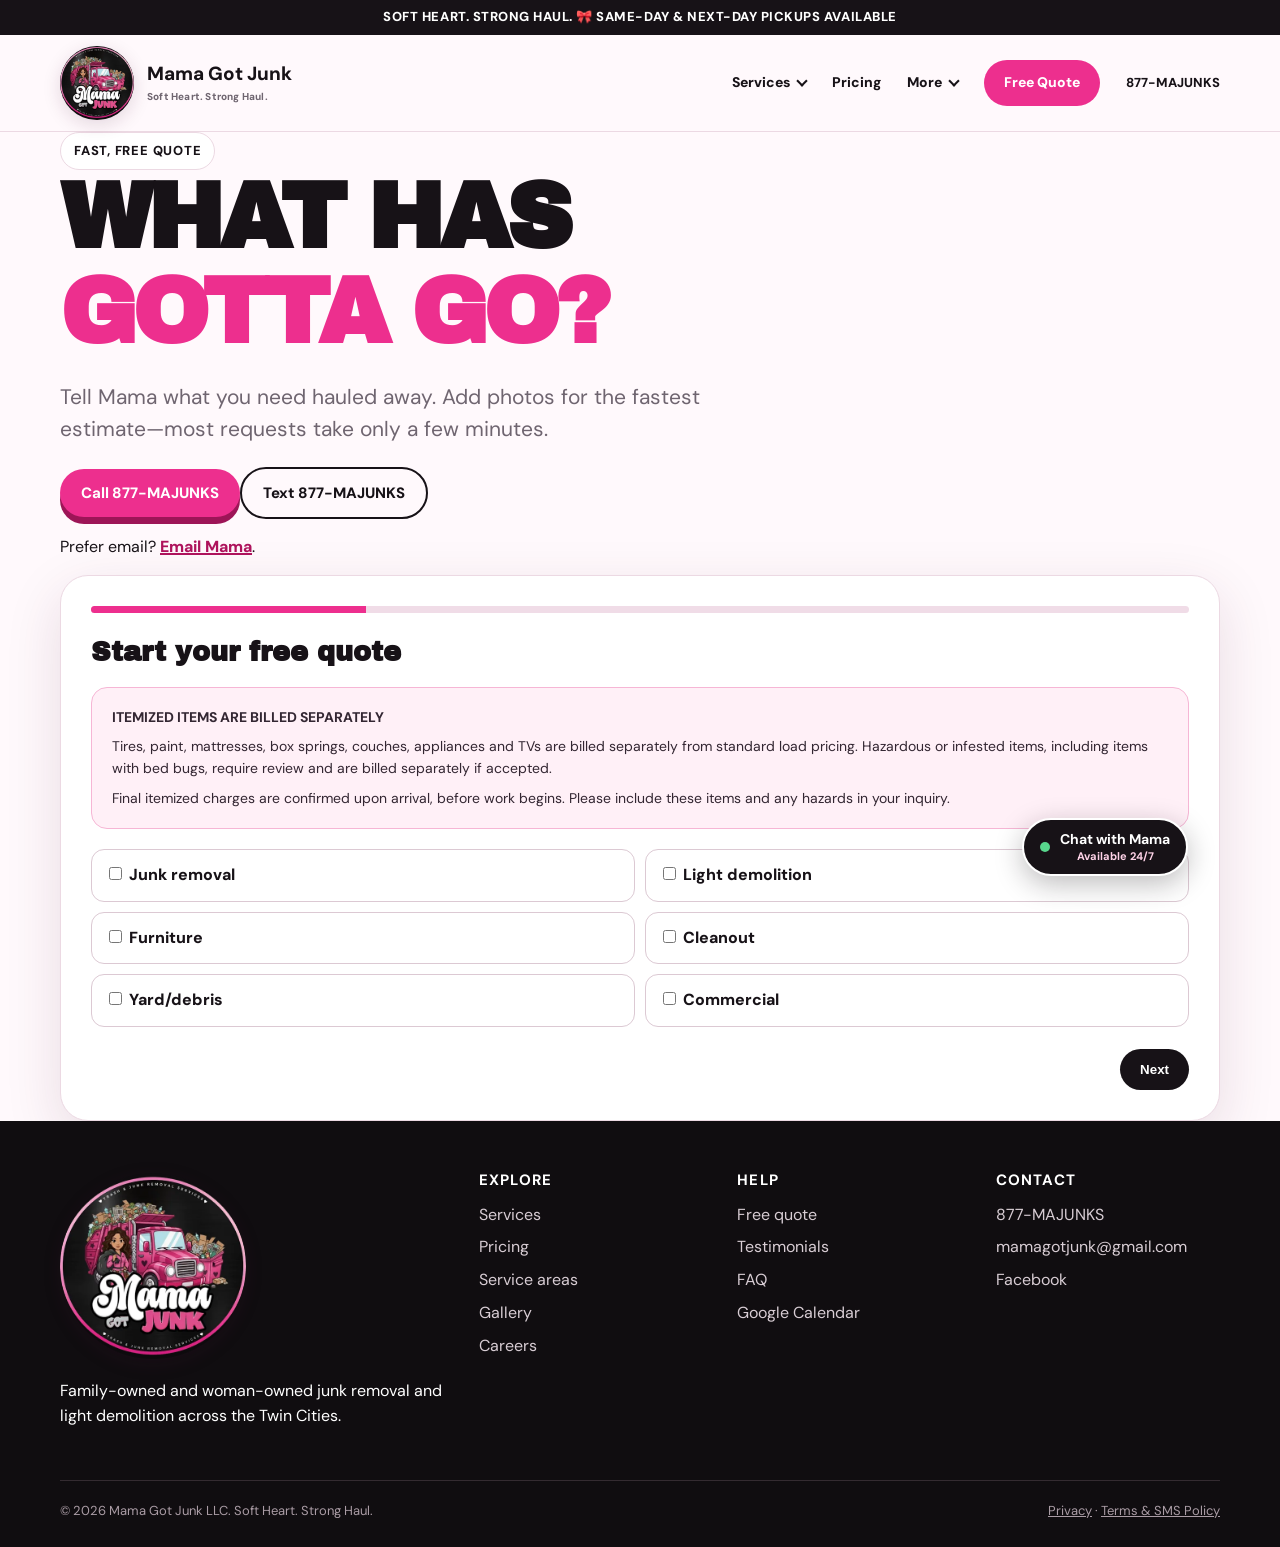
<file: quote.html>
<!doctype html><html lang="en"><head><meta charset="utf-8"><meta name="viewport" content="width=device-width,initial-scale=1"><title>Free Junk Removal Quote | Mama Got Junk</title><meta name="description" content="Upload photos and request a free junk removal or light-demolition quote from Mama Got Junk in the Twin Cities."><link rel="canonical" href="https://mamagotjunk.com/quote"><meta property="og:title" content="Free Junk Removal Quote | Mama Got Junk"><meta property="og:description" content="Upload photos and request a free junk removal or light-demolition quote from Mama Got Junk in the Twin Cities."><meta property="og:type" content="website"><meta property="og:url" content="https://mamagotjunk.com/quote"><meta property="og:image" content="https://raw.githubusercontent.com/adeptvision/mamagotjunk-temp-site/main/hero-background.webp"><meta name="theme-color" content="#ed2f8e"><script type="application/ld+json">{"@context":"https://schema.org","@type":"LocalBusiness","name":"Mama Got Junk LLC","url":"https://mamagotjunk.com","telephone":"+18776258657","email":"mamagotjunk@gmail.com","image":"https://raw.githubusercontent.com/adeptvision/mamagotjunk-temp-site/main/hero-background.webp","logo":"https://mamagotjunk.com/mama-got-junk-logo.webp","priceRange":"$350-$750","areaServed":["Minneapolis","Saint Paul","Twin Cities Metro"],"description":"Family-owned and woman-owned junk removal and light demolition in the Twin Cities."}</script><style>
@import url('https://fonts.googleapis.com/css2?family=Archivo+Black&family=DM+Sans:wght@400;600;700;800&display=swap');
:root{--pink:#ed2f8e;--pink2:#ff78b8;--ink:#171217;--cream:#fff9fc;--blush:#fff0f7;--muted:#6f6570;--line:#ecd9e3;--green:#19734b;--shadow:0 18px 55px rgba(74,21,53,.13)}
*{box-sizing:border-box}html{scroll-behavior:smooth}body{margin:0;font-family:'DM Sans',sans-serif;color:var(--ink);background:var(--cream);line-height:1.55}img{max-width:100%;display:block}a{color:inherit}.wrap{width:min(1160px,calc(100% - 36px));margin:auto}.top{background:var(--ink);color:#fff;text-align:center;padding:9px 16px;font-weight:800;font-size:13px;letter-spacing:.04em}.site-nav{position:sticky;top:0;z-index:30;background:rgba(255,249,252,.96);border-bottom:1px solid var(--line);backdrop-filter:blur(14px)}.nav-row{min-height:78px;display:flex;align-items:center;gap:22px}.brand{margin-right:auto}.brand img{width:180px;max-height:58px;object-fit:contain}.nav-links{display:flex;align-items:center;gap:17px;font-weight:800;font-size:14px}.nav-links a{text-decoration:none;white-space:nowrap}.nav-links a:hover,.nav-links a[aria-current=page]{color:var(--pink)}.button,.button-dark,.button-ghost{display:inline-flex;align-items:center;justify-content:center;border:0;border-radius:999px;padding:14px 21px;font:800 15px 'DM Sans';text-decoration:none;cursor:pointer}.button{background:var(--pink);color:#fff;box-shadow:0 7px 0 #9d1557}.button-dark{background:var(--ink);color:#fff}.button-ghost{border:2px solid var(--ink);background:transparent;color:var(--ink)}
h1,h2,h3{font-family:'Archivo Black',sans-serif;line-height:1.03;margin:0}h1{font-size:clamp(48px,7.5vw,92px);letter-spacing:-.055em}h2{font-size:clamp(38px,5vw,64px);letter-spacing:-.045em}h3{font-size:21px}.pink{color:var(--pink)}.eyebrow{display:inline-block;background:#fff;border:1px solid var(--line);border-radius:999px;padding:8px 13px;font-size:13px;font-weight:800;letter-spacing:.06em;text-transform:uppercase}.lead{font-size:clamp(18px,2vw,21px);color:var(--muted);max-width:650px}.hero{background:radial-gradient(circle at 85% 20%,#ffc5e0 0,transparent 33%),linear-gradient(135deg,#fff,#ffeaf4);overflow:hidden}.hero-grid{min-height:660px;display:grid;grid-template-columns:1.05fr .95fr;gap:46px;align-items:center}.hero-copy p{margin:22px 0}.hero-actions{display:flex;gap:16px;flex-wrap:wrap;align-items:center;margin-top:28px}.hero-photo{width:100%;height:550px;object-fit:cover;border-radius:48% 52% 45% 55%/55% 42% 58% 45%;box-shadow:var(--shadow)}.trust{display:grid;grid-template-columns:repeat(4,1fr);gap:12px;margin-top:-35px;position:relative;z-index:2}.trust div{background:#fff;border:1px solid var(--line);border-radius:18px;padding:19px;text-align:center;font-weight:800;box-shadow:var(--shadow)}
section{padding:86px 0}.dark{background:var(--ink);color:#fff}.dark .lead,.dark p{color:#cfc3cb}.section-head{display:flex;justify-content:space-between;align-items:end;gap:32px;margin-bottom:36px}.section-head p{max-width:540px}.cards{display:grid;grid-template-columns:repeat(3,1fr);gap:18px}.card{background:#fff;border:1px solid var(--line);border-radius:24px;padding:27px;box-shadow:0 12px 36px rgba(74,21,53,.08)}.dark .card{background:#251f24;border-color:#493c45}.card-icon{font-size:36px;margin-bottom:18px}.card h3{margin-bottom:9px}.card p{color:var(--muted);margin:0}.dark .card p{color:#cfc3cb}.link{font-weight:800;color:#ae135c;text-decoration-thickness:2px}.split{display:grid;grid-template-columns:1fr 1fr;gap:52px;align-items:center}.split-photo{border-radius:28px;box-shadow:var(--shadow);min-height:420px;object-fit:cover}.checks{list-style:none;padding:0;margin:24px 0}.checks li{margin:12px 0;padding-left:29px;position:relative}.checks li:before{content:'✓';position:absolute;left:0;color:var(--green);font-weight:900}.cta{background:linear-gradient(135deg,#ed2f8e,#a80d51);color:#fff}.cta .wrap{display:flex;align-items:center;justify-content:space-between;gap:28px}.cta p{max-width:620px}.page-hero{padding:82px 0 60px;background:linear-gradient(135deg,#fff,#ffeaf4)}.page-hero h1{font-size:clamp(46px,7vw,80px);max-width:900px}.page-hero .lead{margin-top:20px}
.pricing{display:grid;grid-template-columns:repeat(4,1fr);gap:16px}.price-card{position:relative;background:#fff;border:2px solid var(--line);border-radius:24px;padding:26px;display:flex;flex-direction:column;min-height:290px}.price-card.featured{border-color:var(--pink);transform:translateY(-8px);box-shadow:var(--shadow)}.price-card small{font-weight:800;color:var(--pink);text-transform:uppercase}.price{font:42px 'Archivo Black';margin:15px 0}.price-card p{color:var(--muted);flex:1}.price-card .button{align-self:flex-start}.fine-print{margin-top:24px;color:var(--muted);font-size:14px}.area-form{display:flex;gap:10px;max-width:620px}.area-form input{flex:1;border:2px solid var(--line);border-radius:999px;padding:15px 20px;font:inherit}.result{margin-top:14px;font-weight:800;min-height:24px}.areas{display:grid;grid-template-columns:repeat(4,1fr);gap:12px}.area{background:#fff;border:1px solid var(--line);padding:16px;border-radius:15px;text-align:center;font-weight:800}
.gallery{columns:3;column-gap:18px}.gallery figure{break-inside:avoid;margin:0 0 18px;background:#fff;border:1px solid var(--line);border-radius:22px;overflow:hidden;box-shadow:0 10px 30px rgba(74,21,53,.08)}.gallery img{width:100%;height:auto}.gallery figcaption{padding:14px 18px;font-weight:800}.honest{border:2px dashed var(--pink);background:#fff;border-radius:24px;padding:32px}.quote-grid{display:grid;grid-template-columns:.65fr 1.35fr;gap:40px}.form-box{background:#fff;color:var(--ink);border:1px solid var(--line);border-radius:28px;padding:30px;box-shadow:var(--shadow)}.form-progress{height:7px;background:#f0dce7;border-radius:9px;margin-bottom:26px;overflow:hidden}.form-progress i{display:block;height:100%;width:25%;background:var(--pink);transition:.2s}.panel{display:none}.panel.on{display:block}.panel h3{font-size:27px;margin-bottom:18px}.grid-2{display:grid;grid-template-columns:1fr 1fr;gap:12px}.field{margin:13px 0}.field label{display:block;font-weight:800;margin-bottom:7px}.field input,.field select,.field textarea{width:100%;padding:14px;border:1px solid #d9c6d1;border-radius:12px;font:inherit;background:#fff}.field textarea{min-height:110px;resize:vertical}.choice-grid{display:grid;grid-template-columns:1fr 1fr;gap:10px}.choice{border:1px solid #dcc9d3;border-radius:13px;padding:13px;font-weight:800}.form-nav{display:flex;gap:10px;margin-top:22px}.form-nav .next,.form-nav .send{margin-left:auto}.form-nav button{border:0;border-radius:999px;padding:13px 20px;font-weight:800;cursor:pointer}.next,.send{background:var(--ink);color:#fff}.back{background:#f1e5eb}.consent{display:block;font-size:12px;color:#756871;margin-top:15px}.photo-preview{display:flex;gap:8px;flex-wrap:wrap;margin-top:10px}.photo-preview img{width:72px;height:72px;object-fit:cover;border-radius:10px;border:1px solid var(--line)}
.faq{max-width:860px;margin:auto}.faq details{background:#fff;border:1px solid var(--line);border-radius:15px;padding:18px 20px;margin:11px 0}.faq summary{font-weight:800;cursor:pointer}.faq p{color:var(--muted)}.legal{max-width:850px;margin:auto}.legal h1{font-size:clamp(42px,7vw,70px)}.legal h2{font-family:'DM Sans';font-size:24px;letter-spacing:0;margin-top:35px}.legal .notice{background:#fff;border:1px solid var(--line);border-left:6px solid var(--pink);padding:18px;border-radius:10px}.legal li,.legal p{color:#33272f}
footer{background:#100d10;color:#fff;padding:52px 0 26px}.footer-grid{display:grid;grid-template-columns:1.2fr repeat(3,.7fr);gap:34px}.footer-grid img{width:220px}.footer-grid h3{font-family:'DM Sans';font-size:15px;text-transform:uppercase;letter-spacing:.08em;margin-bottom:14px}.footer-grid a{display:block;color:#d8cdd4;text-decoration:none;margin:8px 0}.footer-note{border-top:1px solid #342b31;margin-top:35px;padding-top:20px;color:#aa9ca5;font-size:13px;display:flex;justify-content:space-between;gap:20px}

@media(max-width:1000px){.quote-hero-grid{grid-template-columns:1fr}.quote-hero-copy{max-width:760px}.nav-links{overflow-x:auto;padding:10px 0}.nav-row{align-items:flex-start;flex-direction:column;padding:12px 0}.brand{margin:0}.trust{grid-template-columns:1fr 1fr}.pricing{grid-template-columns:1fr 1fr}.areas{grid-template-columns:repeat(3,1fr)}.footer-grid{grid-template-columns:1fr 1fr}}
@media(max-width:760px){.hero-grid,.split,.quote-grid{grid-template-columns:1fr}.hero-grid{padding:55px 0}.hero-photo{height:390px;order:-1}.cards{grid-template-columns:1fr}.section-head,.cta .wrap{display:block}.section-head p{margin-top:16px}.pricing{grid-template-columns:1fr}.price-card.featured{transform:none}.gallery{columns:2}.areas{grid-template-columns:1fr 1fr}.footer-note{display:block}.cta .button{margin-top:14px}}
@media(max-width:520px){.quote-hero{padding:44px 0}.quote-contact .button,.quote-contact .button-ghost{width:100%}.wrap{width:min(100% - 24px,1160px)}section{padding:62px 0}.trust,.grid-2,.choice-grid,.footer-grid{grid-template-columns:1fr}.gallery{columns:1}.area-form{display:block}.area-form button{width:100%;margin-top:10px}.form-box{padding:20px}}

.mobile-menu{display:none}.nav-row{position:relative}
@media(max-width:1000px){
html,body{max-width:100%;overflow-x:hidden}.top{padding:8px 12px;font-size:11px;line-height:1.35}.site-nav{backdrop-filter:blur(18px)}.nav-row{min-height:68px;flex-direction:row;align-items:center;padding:8px 0}.brand{margin-right:auto}.brand img{width:142px;max-height:52px}.nav-links{display:none}.mobile-menu{display:block;position:static;margin-left:auto}.mobile-menu summary{list-style:none;display:flex;align-items:center;justify-content:center;min-width:84px;min-height:44px;padding:10px 16px;border:2px solid var(--ink);border-radius:999px;background:#fff;font-weight:800;cursor:pointer}.mobile-menu summary::-webkit-details-marker{display:none}.mobile-menu[open] summary{background:var(--ink);color:#fff}.mobile-links{position:absolute;left:0;right:0;top:calc(100% - 2px);z-index:50;display:grid;grid-template-columns:1fr 1fr;gap:0;padding:10px;background:#fff;border:1px solid var(--line);border-radius:0 0 18px 18px;box-shadow:0 18px 40px rgba(23,18,23,.18)}.mobile-links a{padding:12px 10px;text-decoration:none;font-weight:800;border-radius:10px}.mobile-links a:hover,.mobile-links a[aria-current=page]{background:var(--blush);color:var(--pink)}
h1{font-size:clamp(40px,12vw,58px);line-height:.98}h2{font-size:clamp(34px,9vw,48px)}.eyebrow{font-size:11px;line-height:1.35}.hero-grid{min-height:0;padding:42px 0 64px;gap:28px}.hero-photo{height:300px;order:0;border-radius:28px}.hero-copy p{margin:16px 0}.hero-actions{display:grid;grid-template-columns:1fr;gap:11px;margin-top:22px}.hero-actions .button,.hero-actions .button-dark,.hero-actions .button-ghost{width:100%}.button,.button-dark,.button-ghost{min-height:48px}.trust{grid-template-columns:1fr 1fr;gap:10px;margin-top:-30px}.trust div{padding:14px 9px;font-size:14px}.page-hero{padding:50px 0 40px}.page-hero h1{font-size:clamp(38px,11vw,56px)}section{padding:64px 0}.split,.quote-grid{gap:28px}.split-photo{min-height:0;height:300px;width:100%}.card{padding:22px}.cta .wrap{display:block}.cta .button,.cta .button-dark,.cta .button-ghost{width:100%;margin-top:14px}.form-box{padding:22px;border-radius:20px}.field input,.field select,.field textarea{font-size:16px}.footer-grid{gap:28px}.footer-grid img{width:180px}
}
@media(max-width:520px){
.wrap{width:min(100% - 24px,1160px)}.mobile-links{grid-template-columns:1fr}.hero-photo{height:255px}.trust{grid-template-columns:1fr 1fr}.trust div{font-size:13px}.areas{grid-template-columns:1fr}.area-form{display:grid}.area-form button{width:100%;margin:0}.form-nav{display:grid;grid-template-columns:1fr 1fr}.form-nav button{min-height:48px}.form-nav .next,.form-nav .send{margin-left:0}.footer-grid{grid-template-columns:1fr}.footer-note{display:block}.gallery{columns:1}
}

/* Shared layout polish: keep sections separated and all labels readable. */
.top{min-height:34px;display:flex;align-items:center;justify-content:center;line-height:1.3}.dark .eyebrow{color:var(--ink)}.cards{align-items:stretch}.card{height:100%}.trust{margin-top:0;padding:24px 0 34px}
@media(min-width:1001px){
.hero-grid{min-height:660px;padding:0;align-items:center;gap:64px}.hero-copy h1{font-size:clamp(58px,5.7vw,82px)}.hero-copy .lead{max-width:620px}.hero-actions{margin-top:24px}.section-head{margin-bottom:42px}
}
@media(min-width:1001px) and (max-width:1240px){
.nav-links{gap:12px;font-size:13px}.brand img{width:160px}.hero-grid{gap:42px}.hero-copy h1{font-size:clamp(54px,6.1vw,74px)}
}
</style><link rel="stylesheet" href="/logo-placement.css?v=20260930"><link rel="stylesheet" href="/navigation.css?v=20261006"><script src="/navigation.js?v=20261006" defer></script></head><body><div class="top">SOFT HEART. STRONG HAUL. 🎀 SAME-DAY & NEXT-DAY PICKUPS AVAILABLE</div><nav class="site-nav" aria-label="Main navigation"><div class="wrap nav-row"><a class="brand" href="/" aria-label="Mama Got Junk home"><span class="mama-badge nav-badge"><img src="/mama-got-junk-logo.webp" width="512" height="512" alt="Mama Got Junk — trash and junk removal services"></span><span class="mama-brand-name">Mama Got Junk<span>Soft Heart. Strong Haul.</span></span></a><details class="mama-mobile"><summary>Menu</summary><div class="mama-mobile-panel"><a href="/">Home</a><details class="mama-dropdown"><summary>Services</summary><div class="mama-submenu"><a href="/services.html">All Services</a><a href="/service-areas.html">Service Areas</a></div></details><a href="/pricing.html">Pricing</a><details class="mama-dropdown"><summary>More</summary><div class="mama-submenu"><a href="/gallery.html">Gallery</a><a href="/testimonials.html">Reviews</a><a href="/faq.html">FAQ</a><a href="/careers.html">Careers</a></div></details><a href="/quote.html" class="mama-quote" aria-current="page">Free Quote</a><a href="tel:+18776258657" class="mama-call">877-MAJUNKS</a></div></details><div class="mama-nav-links"><details class="mama-dropdown"><summary>Services</summary><div class="mama-submenu"><a href="/services.html">All Services</a><a href="/service-areas.html">Service Areas</a></div></details><a href="/pricing.html">Pricing</a><details class="mama-dropdown"><summary>More</summary><div class="mama-submenu"><a href="/gallery.html">Gallery</a><a href="/testimonials.html">Reviews</a><a href="/faq.html">FAQ</a><a href="/careers.html">Careers</a></div></details><a href="/quote.html" class="mama-quote" aria-current="page">Free Quote</a><a href="tel:+18776258657" class="mama-call">877-MAJUNKS</a></div></div></nav><main><header class="quote-hero"><div class="wrap quote-hero-grid"><div class="quote-hero-copy"><span class="eyebrow">Fast, free quote</span><h1>WHAT HAS<br><span class="pink">GOTTA GO?</span></h1><p class="lead">Tell Mama what you need hauled away. Add photos for the fastest estimate—most requests take only a few minutes.</p><div class="quote-contact"><a class="button" href="tel:+18776258657">Call 877-MAJUNKS</a><a class="button-ghost" href="sms:+18776258657">Text 877-MAJUNKS</a></div><p class="quote-note">Prefer email? <a class="link" href="mailto:mamagotjunk@gmail.com?subject=Mama%20Got%20Junk%20quote">Email Mama</a>.</p></div><form class="form-box" id="quoteForm" aria-label="Free junk removal quote"><div class="form-progress"><i id="formBar"></i></div><div class="panel on"><h3>Start your free quote</h3><aside aria-label="Separate item charges" style="margin:20px 0;padding:18px 20px;background:#fff0f7;border:1px solid #f6b6d5;border-radius:16px;color:#332632;font-size:14px;line-height:1.6"><strong style="display:block;margin-bottom:6px">ITEMIZED ITEMS ARE BILLED SEPARATELY</strong><p style="margin:0 0 8px">Tires, paint, mattresses, box springs, couches, appliances and TVs are billed separately from standard load pricing. Hazardous or infested items, including items with bed bugs, require review and are billed separately if accepted.</p><p style="margin:0">Final itemized charges are confirmed upon arrival, before work begins. Please include these items and any hazards in your inquiry.</p></aside><div class="choice-grid"><label class="choice"><input type="checkbox" name="services" value="Junk removal"> Junk removal</label><label class="choice"><input type="checkbox" name="services" value="Light demolition"> Light demolition</label><label class="choice"><input type="checkbox" name="services" value="Furniture"> Furniture</label><label class="choice"><input type="checkbox" name="services" value="Cleanout"> Cleanout</label><label class="choice"><input type="checkbox" name="services" value="Yard debris"> Yard/debris</label><label class="choice"><input type="checkbox" name="services" value="Commercial"> Commercial</label></div><div class="form-nav"><button class="next" type="button">Next</button></div></div><div class="panel"><h3>Load, access and photos</h3><div class="field"><label>Estimated load size</label><select name="loadSize" required><option value="">Choose one</option><option>Single item / custom quote</option><option>1/4 truck — $350</option><option>1/2 truck — $550</option><option>3/4 truck — $625</option><option>Full truck — $750</option><option>Multiple loads / unsure</option></select></div><div class="field"><label>Where are the items?</label><select name="accessType" required><option value="">Choose one</option><option>Curbside / driveway</option><option>Garage</option><option>Inside ground floor</option><option>Upstairs</option><option>Basement</option><option>Commercial property</option></select></div><div class="field"><label for="quotePhotos">Add photos</label><input id="quotePhotos" type="file" accept="image/*" capture="environment" multiple><small>Up to 4 photos. Images are compressed before sending.</small><div class="photo-preview" id="photoPreview"></div></div><div class="form-nav"><button class="back" type="button">Back</button><button class="next" type="button">Next</button></div></div><div class="panel"><h3>Timing and details</h3><div class="grid-2"><div class="field"><label>Preferred date</label><input name="pickupDate" type="date" required></div><div class="field"><label>Preferred time</label><select name="pickupTiming" required><option value="">Choose one</option><option>Morning</option><option>Afternoon</option><option>Evening</option><option>Flexible</option></select></div></div><div class="field"><label>What needs removal or demo?</label><textarea name="projectDescription" required placeholder="Items, quantity, access and any demo details"></textarea></div><div class="field"><label>Service address or ZIP</label><input name="serviceAddress" required autocomplete="street-address"></div><div class="form-nav"><button class="back" type="button">Back</button><button class="next" type="button">Next</button></div></div><div class="panel"><h3>Where should we send your quote?</h3><div class="grid-2"><div class="field"><label>First name</label><input name="firstName" required autocomplete="given-name"></div><div class="field"><label>Last name</label><input name="lastName" autocomplete="family-name"></div></div><div class="grid-2"><div class="field"><label>Phone number</label><input name="phone" type="tel" inputmode="tel" autocomplete="tel"></div><div class="field"><label>Email</label><input name="email" type="email" autocomplete="email"></div></div><div class="field"><label>Preferred contact</label><select name="contactPreference"><option>Call</option><option>Email</option><option>Text</option></select></div><label class="consent"><input type="checkbox" name="smsConsent" value="yes"> I agree to receive recurring automated texts from Mama Got Junk LLC about quotes, scheduling, service updates and promotional offers. Message frequency varies. Msg & data rates may apply. Reply STOP to opt out or HELP for help. Consent is not a condition of purchase. See <a href="/terms.html">Terms</a> and <a href="/privacy.html">Privacy</a>.</label><div class="form-nav"><button class="back" type="button">Back</button><button class="send" type="submit">Send my request</button></div></div></form></div></header><script>
const form=document.getElementById('quoteForm'),panels=[...form.querySelectorAll('.panel')],bar=document.getElementById('formBar'),preview=document.getElementById('photoPreview');let step=0;
function show(n){step=Math.max(0,Math.min(panels.length-1,n));panels.forEach((p,i)=>p.classList.toggle('on',i===step));bar.style.width=((step+1)/panels.length*100)+'%';scrollTo({top:form.getBoundingClientRect().top+scrollY-120,behavior:'smooth'})}
form.addEventListener('click',e=>{if(e.target.matches('.next')){const req=[...panels[step].querySelectorAll('[required]')];if(req.some(x=>!x.reportValidity()))return;if(step===0&&!form.querySelector('input[name=services]:checked')){alert('Choose at least one service.');return}show(step+1)}if(e.target.matches('.back'))show(step-1)});
document.getElementById('quotePhotos').onchange=e=>{preview.innerHTML='';[...e.target.files].slice(0,4).forEach(file=>{const img=document.createElement('img');img.src=URL.createObjectURL(file);img.alt='Selected photo preview';preview.appendChild(img)})};
const p=new URLSearchParams(location.search),load=p.get('load'),zip=p.get('zip');if(load){const s=form.querySelector('[name=loadSize]');const map={quarter:'1/4 truck — $350',half:'1/2 truck — $550','three-quarter':'3/4 truck — $625',full:'Full truck — $750'};if(map[load])s.value=map[load]}if(zip)form.querySelector('[name=serviceAddress]').value=zip;
async function photoData(files){const chosen=[...files].slice(0,4),out=[];for(const file of chosen){if(!file.type.startsWith('image/'))continue;const bmp=await createImageBitmap(file),scale=Math.min(1,1200/Math.max(bmp.width,bmp.height)),c=document.createElement('canvas');c.width=Math.round(bmp.width*scale);c.height=Math.round(bmp.height*scale);c.getContext('2d').drawImage(bmp,0,0,c.width,c.height);out.push({name:file.name,type:'image/jpeg',data:c.toDataURL('image/jpeg',.72)});bmp.close()}return out}
form.onsubmit=e=>{e.preventDefault();const fd=new FormData(form);if(!fd.get('phone')&&!fd.get('email')){alert('Please add a phone number or email.');return}const data=Object.fromEntries(fd);data.services=[...form.querySelectorAll('input[name=services]:checked')].map(x=>x.value);data.smsConsent=fd.get('smsConsent')==='yes';if(data.contactPreference==='Text'&&!data.smsConsent){alert('Please check the SMS consent box if you prefer text updates.');return}photoData(document.getElementById('quotePhotos').files).then(photos=>{data.photos=photos;data.sourceUrl=location.href;data.submittedAt=new Date().toISOString();const btn=form.querySelector('.send'),old=btn.textContent;btn.disabled=true;btn.textContent='Sending…';fetch('https://mama-got-junk.adeptvisionai.workers.dev/api/lead',{method:'POST',headers:{'content-type':'application/json'},body:JSON.stringify(data)}).then(r=>{if(!r.ok)throw new Error();form.innerHTML='<h3>🎀 Mama got it!</h3><p>Your request is in. We will follow up soon.</p><p><a class="button" href="https://calendar.google.com/calendar/render?action=TEMPLATE&text=Mama%20Got%20Junk%20Pickup&details=Please%20confirm%20the%20date%20and%20time%20with%20Mama%20Got%20Junk%20at%20877-MAJUNKS." target="_blank" rel="noopener">Add a reminder in Google Calendar</a></p>'}).catch(()=>{btn.disabled=false;btn.textContent=old;alert('Please call 877-MAJUNKS or email mamagotjunk@gmail.com.')})})};
</script></main><footer><div class="wrap"><div class="footer-grid"><div><span class="mama-badge footer-badge"><img src="/mama-got-junk-logo.webp" width="512" height="512" alt="Mama Got Junk — trash and junk removal services" loading="lazy" decoding="async"></span><p>Family-owned and woman-owned junk removal and light demolition across the Twin Cities.</p></div><div><h3>Explore</h3><a href="/services.html">Services</a><a href="/pricing.html">Pricing</a><a href="/service-areas.html">Service areas</a><a href="/gallery.html">Gallery</a><a href="/careers">Careers</a></div><div><h3>Help</h3><a href="/quote.html">Free quote</a><a href="/testimonials.html">Testimonials</a><a href="/faq.html">FAQ</a><a href="https://calendar.google.com/calendar/render?action=TEMPLATE&text=Mama%20Got%20Junk%20Pickup&details=Please%20confirm%20the%20date%20and%20time%20with%20Mama%20Got%20Junk%20at%20877-MAJUNKS." target="_blank" rel="noopener">Google Calendar</a></div><div><h3>Contact</h3><a href="tel:+18776258657">877-MAJUNKS</a><a href="mailto:mamagotjunk@gmail.com">mamagotjunk@gmail.com</a><a href="https://www.facebook.com/profile.php?id=61579747886674" target="_blank" rel="noopener">Facebook</a></div></div><div class="footer-note"><span>© 2026 Mama Got Junk LLC. Soft Heart. Strong Haul.</span><span><a href="/privacy.html" style="display:inline">Privacy</a> · <a href="/terms.html" style="display:inline">Terms & SMS Policy</a></span></div></div></footer><script src="https://widgets.leadconnectorhq.com/loader.js" data-resources-url="https://widgets.leadconnectorhq.com/chat-widget/loader.js" data-widget-id="6ab609a815c2d16d1378b458"></script><style data-chat-visibility>.chat-availability{position:fixed;right:92px;bottom:24px;z-index:2147483000;display:flex;align-items:center;gap:10px;border:2px solid #fff;border-radius:999px;background:#171217;color:#fff;padding:11px 16px;box-shadow:0 8px 28px rgba(23,18,23,.28);font:800 14px 'DM Sans',sans-serif;line-height:1.15;cursor:pointer;transition:.2s}.chat-availability:hover{transform:translateY(-2px);background:#ed2f8e}.chat-availability small{display:block;margin-top:3px;color:#ffd3e8;font-size:11px;font-weight:700}.chat-availability-dot{width:10px;height:10px;border-radius:50%;background:#58d68d;box-shadow:0 0 0 0 rgba(88,214,141,.65);animation:chatPulse 2s infinite}@keyframes chatPulse{70%{box-shadow:0 0 0 9px rgba(88,214,141,0)}100%{box-shadow:0 0 0 0 rgba(88,214,141,0)}}@media(max-width:520px){.chat-availability{right:14px;bottom:88px;padding:10px 14px}.chat-availability small{font-size:10px}}</style><button type="button" class="chat-availability" aria-label="Open chat with Mama, available 24 hours a day"><span class="chat-availability-dot" aria-hidden="true"></span><span><strong>Chat with Mama</strong><small>Available 24/7</small></span></button><script data-chat-visibility>(()=>{const c=document.querySelector('.chat-availability');c?.addEventListener('click',()=>{let tries=0;function open(){const b=document.querySelector('chat-widget')?.shadowRoot?.querySelector('[aria-label="Select to open the chat widget"],.lc_text-widget--bubble');if(b)b.click();else if(tries++<40)setTimeout(open,100)}open()})})();</script></body></html>
</file>
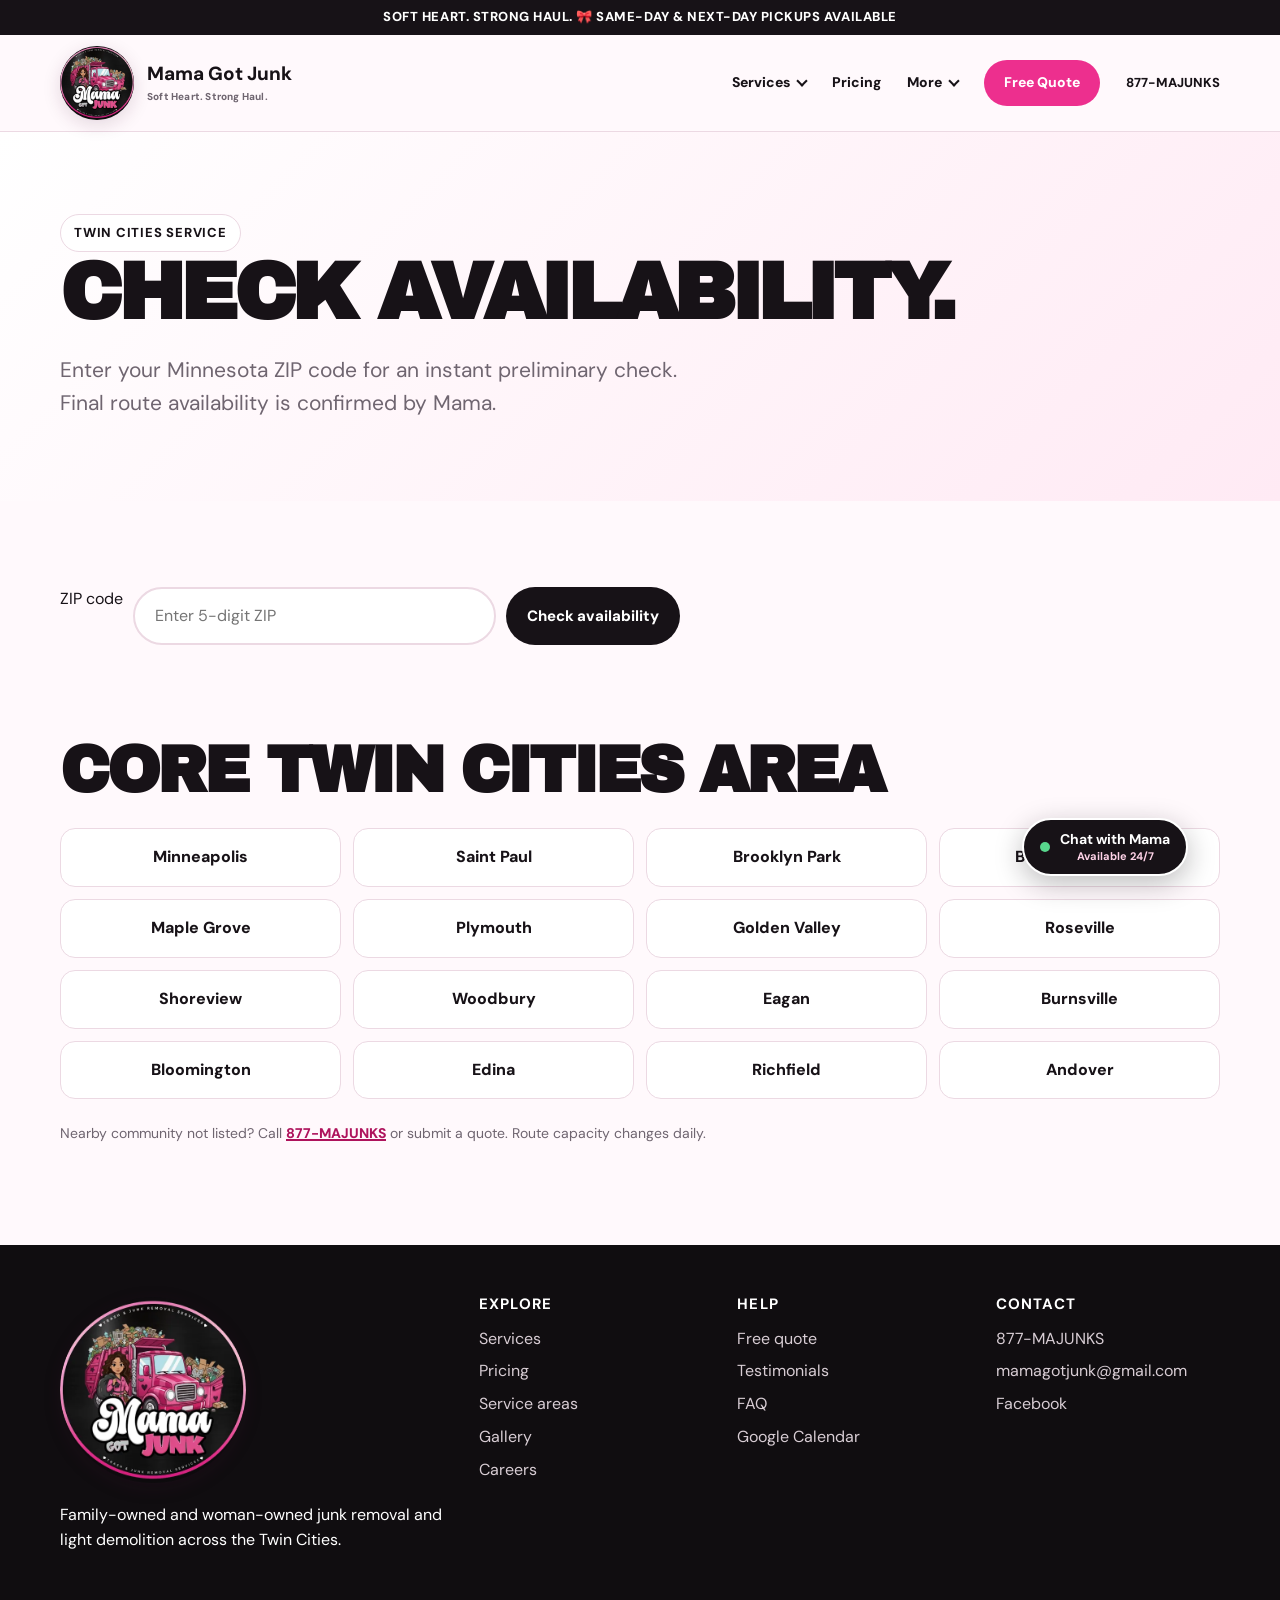
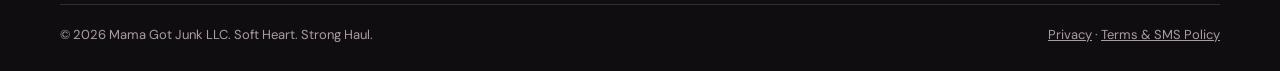
<file: service-areas.html>
<!doctype html><html lang="en"><head><meta charset="utf-8"><meta name="viewport" content="width=device-width,initial-scale=1"><title>Twin Cities Junk Removal Service Areas | Mama Got Junk</title><meta name="description" content="Check Mama Got Junk availability in Minneapolis, St. Paul and surrounding Twin Cities communities."><link rel="canonical" href="https://mamagotjunk.com/service-areas"><meta property="og:title" content="Twin Cities Junk Removal Service Areas | Mama Got Junk"><meta property="og:description" content="Check Mama Got Junk availability in Minneapolis, St. Paul and surrounding Twin Cities communities."><meta property="og:type" content="website"><meta property="og:url" content="https://mamagotjunk.com/service-areas"><meta property="og:image" content="https://raw.githubusercontent.com/adeptvision/mamagotjunk-temp-site/main/hero-background.webp"><meta name="theme-color" content="#ed2f8e"><script type="application/ld+json">{"@context":"https://schema.org","@type":"LocalBusiness","name":"Mama Got Junk LLC","url":"https://mamagotjunk.com","telephone":"+18776258657","email":"mamagotjunk@gmail.com","image":"https://raw.githubusercontent.com/adeptvision/mamagotjunk-temp-site/main/hero-background.webp","logo":"https://mamagotjunk.com/mama-got-junk-logo.webp","priceRange":"$350-$750","areaServed":["Minneapolis","Saint Paul","Twin Cities Metro"],"description":"Family-owned and woman-owned junk removal and light demolition in the Twin Cities."}</script><style>
@import url('https://fonts.googleapis.com/css2?family=Archivo+Black&family=DM+Sans:wght@400;600;700;800&display=swap');
:root{--pink:#ed2f8e;--pink2:#ff78b8;--ink:#171217;--cream:#fff9fc;--blush:#fff0f7;--muted:#6f6570;--line:#ecd9e3;--green:#19734b;--shadow:0 18px 55px rgba(74,21,53,.13)}
*{box-sizing:border-box}html{scroll-behavior:smooth}body{margin:0;font-family:'DM Sans',sans-serif;color:var(--ink);background:var(--cream);line-height:1.55}img{max-width:100%;display:block}a{color:inherit}.wrap{width:min(1160px,calc(100% - 36px));margin:auto}.top{background:var(--ink);color:#fff;text-align:center;padding:9px 16px;font-weight:800;font-size:13px;letter-spacing:.04em}.site-nav{position:sticky;top:0;z-index:30;background:rgba(255,249,252,.96);border-bottom:1px solid var(--line);backdrop-filter:blur(14px)}.nav-row{min-height:78px;display:flex;align-items:center;gap:22px}.brand{margin-right:auto}.brand img{width:180px;max-height:58px;object-fit:contain}.nav-links{display:flex;align-items:center;gap:17px;font-weight:800;font-size:14px}.nav-links a{text-decoration:none;white-space:nowrap}.nav-links a:hover,.nav-links a[aria-current=page]{color:var(--pink)}.button,.button-dark,.button-ghost{display:inline-flex;align-items:center;justify-content:center;border:0;border-radius:999px;padding:14px 21px;font:800 15px 'DM Sans';text-decoration:none;cursor:pointer}.button{background:var(--pink);color:#fff;box-shadow:0 7px 0 #9d1557}.button-dark{background:var(--ink);color:#fff}.button-ghost{border:2px solid var(--ink);background:transparent;color:var(--ink)}
h1,h2,h3{font-family:'Archivo Black',sans-serif;line-height:1.03;margin:0}h1{font-size:clamp(48px,7.5vw,92px);letter-spacing:-.055em}h2{font-size:clamp(38px,5vw,64px);letter-spacing:-.045em}h3{font-size:21px}.pink{color:var(--pink)}.eyebrow{display:inline-block;background:#fff;border:1px solid var(--line);border-radius:999px;padding:8px 13px;font-size:13px;font-weight:800;letter-spacing:.06em;text-transform:uppercase}.lead{font-size:clamp(18px,2vw,21px);color:var(--muted);max-width:650px}.hero{background:radial-gradient(circle at 85% 20%,#ffc5e0 0,transparent 33%),linear-gradient(135deg,#fff,#ffeaf4);overflow:hidden}.hero-grid{min-height:660px;display:grid;grid-template-columns:1.05fr .95fr;gap:46px;align-items:center}.hero-copy p{margin:22px 0}.hero-actions{display:flex;gap:16px;flex-wrap:wrap;align-items:center;margin-top:28px}.hero-photo{width:100%;height:550px;object-fit:cover;border-radius:48% 52% 45% 55%/55% 42% 58% 45%;box-shadow:var(--shadow)}.trust{display:grid;grid-template-columns:repeat(4,1fr);gap:12px;margin-top:-35px;position:relative;z-index:2}.trust div{background:#fff;border:1px solid var(--line);border-radius:18px;padding:19px;text-align:center;font-weight:800;box-shadow:var(--shadow)}
section{padding:86px 0}.dark{background:var(--ink);color:#fff}.dark .lead,.dark p{color:#cfc3cb}.section-head{display:flex;justify-content:space-between;align-items:end;gap:32px;margin-bottom:36px}.section-head p{max-width:540px}.cards{display:grid;grid-template-columns:repeat(3,1fr);gap:18px}.card{background:#fff;border:1px solid var(--line);border-radius:24px;padding:27px;box-shadow:0 12px 36px rgba(74,21,53,.08)}.dark .card{background:#251f24;border-color:#493c45}.card-icon{font-size:36px;margin-bottom:18px}.card h3{margin-bottom:9px}.card p{color:var(--muted);margin:0}.dark .card p{color:#cfc3cb}.link{font-weight:800;color:#ae135c;text-decoration-thickness:2px}.split{display:grid;grid-template-columns:1fr 1fr;gap:52px;align-items:center}.split-photo{border-radius:28px;box-shadow:var(--shadow);min-height:420px;object-fit:cover}.checks{list-style:none;padding:0;margin:24px 0}.checks li{margin:12px 0;padding-left:29px;position:relative}.checks li:before{content:'✓';position:absolute;left:0;color:var(--green);font-weight:900}.cta{background:linear-gradient(135deg,#ed2f8e,#a80d51);color:#fff}.cta .wrap{display:flex;align-items:center;justify-content:space-between;gap:28px}.cta p{max-width:620px}.page-hero{padding:82px 0 60px;background:linear-gradient(135deg,#fff,#ffeaf4)}.page-hero h1{font-size:clamp(46px,7vw,80px);max-width:900px}.page-hero .lead{margin-top:20px}
.pricing{display:grid;grid-template-columns:repeat(4,1fr);gap:16px}.price-card{position:relative;background:#fff;border:2px solid var(--line);border-radius:24px;padding:26px;display:flex;flex-direction:column;min-height:290px}.price-card.featured{border-color:var(--pink);transform:translateY(-8px);box-shadow:var(--shadow)}.price-card small{font-weight:800;color:var(--pink);text-transform:uppercase}.price{font:42px 'Archivo Black';margin:15px 0}.price-card p{color:var(--muted);flex:1}.price-card .button{align-self:flex-start}.fine-print{margin-top:24px;color:var(--muted);font-size:14px}.area-form{display:flex;gap:10px;max-width:620px}.area-form input{flex:1;border:2px solid var(--line);border-radius:999px;padding:15px 20px;font:inherit}.result{margin-top:14px;font-weight:800;min-height:24px}.areas{display:grid;grid-template-columns:repeat(4,1fr);gap:12px}.area{background:#fff;border:1px solid var(--line);padding:16px;border-radius:15px;text-align:center;font-weight:800}
.gallery{columns:3;column-gap:18px}.gallery figure{break-inside:avoid;margin:0 0 18px;background:#fff;border:1px solid var(--line);border-radius:22px;overflow:hidden;box-shadow:0 10px 30px rgba(74,21,53,.08)}.gallery img{width:100%;height:auto}.gallery figcaption{padding:14px 18px;font-weight:800}.honest{border:2px dashed var(--pink);background:#fff;border-radius:24px;padding:32px}.quote-grid{display:grid;grid-template-columns:.65fr 1.35fr;gap:40px}.form-box{background:#fff;color:var(--ink);border:1px solid var(--line);border-radius:28px;padding:30px;box-shadow:var(--shadow)}.form-progress{height:7px;background:#f0dce7;border-radius:9px;margin-bottom:26px;overflow:hidden}.form-progress i{display:block;height:100%;width:25%;background:var(--pink);transition:.2s}.panel{display:none}.panel.on{display:block}.panel h3{font-size:27px;margin-bottom:18px}.grid-2{display:grid;grid-template-columns:1fr 1fr;gap:12px}.field{margin:13px 0}.field label{display:block;font-weight:800;margin-bottom:7px}.field input,.field select,.field textarea{width:100%;padding:14px;border:1px solid #d9c6d1;border-radius:12px;font:inherit;background:#fff}.field textarea{min-height:110px;resize:vertical}.choice-grid{display:grid;grid-template-columns:1fr 1fr;gap:10px}.choice{border:1px solid #dcc9d3;border-radius:13px;padding:13px;font-weight:800}.form-nav{display:flex;gap:10px;margin-top:22px}.form-nav .next,.form-nav .send{margin-left:auto}.form-nav button{border:0;border-radius:999px;padding:13px 20px;font-weight:800;cursor:pointer}.next,.send{background:var(--ink);color:#fff}.back{background:#f1e5eb}.consent{display:block;font-size:12px;color:#756871;margin-top:15px}.photo-preview{display:flex;gap:8px;flex-wrap:wrap;margin-top:10px}.photo-preview img{width:72px;height:72px;object-fit:cover;border-radius:10px;border:1px solid var(--line)}
.faq{max-width:860px;margin:auto}.faq details{background:#fff;border:1px solid var(--line);border-radius:15px;padding:18px 20px;margin:11px 0}.faq summary{font-weight:800;cursor:pointer}.faq p{color:var(--muted)}.legal{max-width:850px;margin:auto}.legal h1{font-size:clamp(42px,7vw,70px)}.legal h2{font-family:'DM Sans';font-size:24px;letter-spacing:0;margin-top:35px}.legal .notice{background:#fff;border:1px solid var(--line);border-left:6px solid var(--pink);padding:18px;border-radius:10px}.legal li,.legal p{color:#33272f}
footer{background:#100d10;color:#fff;padding:52px 0 26px}.footer-grid{display:grid;grid-template-columns:1.2fr repeat(3,.7fr);gap:34px}.footer-grid img{width:220px}.footer-grid h3{font-family:'DM Sans';font-size:15px;text-transform:uppercase;letter-spacing:.08em;margin-bottom:14px}.footer-grid a{display:block;color:#d8cdd4;text-decoration:none;margin:8px 0}.footer-note{border-top:1px solid #342b31;margin-top:35px;padding-top:20px;color:#aa9ca5;font-size:13px;display:flex;justify-content:space-between;gap:20px}

@media(max-width:1000px){.nav-links{overflow-x:auto;padding:10px 0}.nav-row{align-items:flex-start;flex-direction:column;padding:12px 0}.brand{margin:0}.trust{grid-template-columns:1fr 1fr}.pricing{grid-template-columns:1fr 1fr}.areas{grid-template-columns:repeat(3,1fr)}.footer-grid{grid-template-columns:1fr 1fr}}
@media(max-width:760px){.hero-grid,.split,.quote-grid{grid-template-columns:1fr}.hero-grid{padding:55px 0}.hero-photo{height:390px;order:-1}.cards{grid-template-columns:1fr}.section-head,.cta .wrap{display:block}.section-head p{margin-top:16px}.pricing{grid-template-columns:1fr}.price-card.featured{transform:none}.gallery{columns:2}.areas{grid-template-columns:1fr 1fr}.footer-note{display:block}.cta .button{margin-top:14px}}
@media(max-width:520px){.wrap{width:min(100% - 24px,1160px)}section{padding:62px 0}.trust,.grid-2,.choice-grid,.footer-grid{grid-template-columns:1fr}.gallery{columns:1}.area-form{display:block}.area-form button{width:100%;margin-top:10px}.form-box{padding:20px}}

.mobile-menu{display:none}.nav-row{position:relative}
@media(max-width:1000px){
html,body{max-width:100%;overflow-x:hidden}.top{padding:8px 12px;font-size:11px;line-height:1.35}.site-nav{backdrop-filter:blur(18px)}.nav-row{min-height:68px;flex-direction:row;align-items:center;padding:8px 0}.brand{margin-right:auto}.brand img{width:142px;max-height:52px}.nav-links{display:none}.mobile-menu{display:block;position:static;margin-left:auto}.mobile-menu summary{list-style:none;display:flex;align-items:center;justify-content:center;min-width:84px;min-height:44px;padding:10px 16px;border:2px solid var(--ink);border-radius:999px;background:#fff;font-weight:800;cursor:pointer}.mobile-menu summary::-webkit-details-marker{display:none}.mobile-menu[open] summary{background:var(--ink);color:#fff}.mobile-links{position:absolute;left:0;right:0;top:calc(100% - 2px);z-index:50;display:grid;grid-template-columns:1fr 1fr;gap:0;padding:10px;background:#fff;border:1px solid var(--line);border-radius:0 0 18px 18px;box-shadow:0 18px 40px rgba(23,18,23,.18)}.mobile-links a{padding:12px 10px;text-decoration:none;font-weight:800;border-radius:10px}.mobile-links a:hover,.mobile-links a[aria-current=page]{background:var(--blush);color:var(--pink)}
h1{font-size:clamp(40px,12vw,58px);line-height:.98}h2{font-size:clamp(34px,9vw,48px)}.eyebrow{font-size:11px;line-height:1.35}.hero-grid{min-height:0;padding:42px 0 64px;gap:28px}.hero-photo{height:300px;order:0;border-radius:28px}.hero-copy p{margin:16px 0}.hero-actions{display:grid;grid-template-columns:1fr;gap:11px;margin-top:22px}.hero-actions .button,.hero-actions .button-dark,.hero-actions .button-ghost{width:100%}.button,.button-dark,.button-ghost{min-height:48px}.trust{grid-template-columns:1fr 1fr;gap:10px;margin-top:-30px}.trust div{padding:14px 9px;font-size:14px}.page-hero{padding:50px 0 40px}.page-hero h1{font-size:clamp(38px,11vw,56px)}section{padding:64px 0}.split,.quote-grid{gap:28px}.split-photo{min-height:0;height:300px;width:100%}.card{padding:22px}.cta .wrap{display:block}.cta .button,.cta .button-dark,.cta .button-ghost{width:100%;margin-top:14px}.form-box{padding:22px;border-radius:20px}.field input,.field select,.field textarea{font-size:16px}.footer-grid{gap:28px}.footer-grid img{width:180px}
}
@media(max-width:520px){
.wrap{width:min(100% - 24px,1160px)}.mobile-links{grid-template-columns:1fr}.hero-photo{height:255px}.trust{grid-template-columns:1fr 1fr}.trust div{font-size:13px}.areas{grid-template-columns:1fr}.area-form{display:grid}.area-form button{width:100%;margin:0}.form-nav{display:grid;grid-template-columns:1fr 1fr}.form-nav button{min-height:48px}.form-nav .next,.form-nav .send{margin-left:0}.footer-grid{grid-template-columns:1fr}.footer-note{display:block}.gallery{columns:1}
}

/* Shared layout polish: keep sections separated and all labels readable. */
.top{min-height:34px;display:flex;align-items:center;justify-content:center;line-height:1.3}.dark .eyebrow{color:var(--ink)}.cards{align-items:stretch}.card{height:100%}.trust{margin-top:0;padding:24px 0 34px}
@media(min-width:1001px){
.hero-grid{min-height:660px;padding:0;align-items:center;gap:64px}.hero-copy h1{font-size:clamp(58px,5.7vw,82px)}.hero-copy .lead{max-width:620px}.hero-actions{margin-top:24px}.section-head{margin-bottom:42px}
}
@media(min-width:1001px) and (max-width:1240px){
.nav-links{gap:12px;font-size:13px}.brand img{width:160px}.hero-grid{gap:42px}.hero-copy h1{font-size:clamp(54px,6.1vw,74px)}
}
</style><link rel="stylesheet" href="/logo-placement.css?v=20260930"><link rel="stylesheet" href="/navigation.css?v=20261006"><script src="/navigation.js?v=20261006" defer></script></head><body><div class="top">SOFT HEART. STRONG HAUL. 🎀 SAME-DAY & NEXT-DAY PICKUPS AVAILABLE</div><nav class="site-nav" aria-label="Main navigation"><div class="wrap nav-row"><a class="brand" href="/" aria-label="Mama Got Junk home"><span class="mama-badge nav-badge"><img src="/mama-got-junk-logo.webp" width="512" height="512" alt="Mama Got Junk — trash and junk removal services"></span><span class="mama-brand-name">Mama Got Junk<span>Soft Heart. Strong Haul.</span></span></a><details class="mama-mobile"><summary>Menu</summary><div class="mama-mobile-panel"><a href="/">Home</a><details class="mama-dropdown"><summary>Services</summary><div class="mama-submenu"><a href="/services.html">All Services</a><a href="/service-areas.html" aria-current="page">Service Areas</a></div></details><a href="/pricing.html">Pricing</a><details class="mama-dropdown"><summary>More</summary><div class="mama-submenu"><a href="/gallery.html">Gallery</a><a href="/testimonials.html">Reviews</a><a href="/faq.html">FAQ</a><a href="/careers.html">Careers</a></div></details><a href="/quote.html" class="mama-quote">Free Quote</a><a href="tel:+18776258657" class="mama-call">877-MAJUNKS</a></div></details><div class="mama-nav-links"><details class="mama-dropdown"><summary>Services</summary><div class="mama-submenu"><a href="/services.html">All Services</a><a href="/service-areas.html" aria-current="page">Service Areas</a></div></details><a href="/pricing.html">Pricing</a><details class="mama-dropdown"><summary>More</summary><div class="mama-submenu"><a href="/gallery.html">Gallery</a><a href="/testimonials.html">Reviews</a><a href="/faq.html">FAQ</a><a href="/careers.html">Careers</a></div></details><a href="/quote.html" class="mama-quote">Free Quote</a><a href="tel:+18776258657" class="mama-call">877-MAJUNKS</a></div></div></nav><main><header class="page-hero"><div class="wrap"><span class="eyebrow">Twin Cities service</span><h1>CHECK AVAILABILITY.</h1><p class="lead">Enter your Minnesota ZIP code for an instant preliminary check. Final route availability is confirmed by Mama.</p></div></header><section><div class="wrap"><form class="area-form" id="areaForm"><label class="sr-only" for="zip">ZIP code</label><input id="zip" inputmode="numeric" maxlength="5" pattern="[0-9]{5}" placeholder="Enter 5-digit ZIP" required><button class="button-dark" type="submit">Check availability</button></form><div class="result" id="areaResult" role="status"></div><h2 style="margin:55px 0 24px">CORE TWIN CITIES AREA</h2><div class="areas"><div class="area">Minneapolis</div><div class="area">Saint Paul</div><div class="area">Brooklyn Park</div><div class="area">Brooklyn Center</div><div class="area">Maple Grove</div><div class="area">Plymouth</div><div class="area">Golden Valley</div><div class="area">Roseville</div><div class="area">Shoreview</div><div class="area">Woodbury</div><div class="area">Eagan</div><div class="area">Burnsville</div><div class="area">Bloomington</div><div class="area">Edina</div><div class="area">Richfield</div><div class="area">Andover</div></div><p class="fine-print">Nearby community not listed? Call <a class="link" href="tel:+18776258657">877-MAJUNKS</a> or submit a quote. Route capacity changes daily.</p></div></section><script>document.getElementById('areaForm').onsubmit=e=>{e.preventDefault();const z=document.getElementById('zip').value.trim(),r=document.getElementById('areaResult');if(!/^5\d{4}$/.test(z)){r.textContent='Please enter a valid Minnesota ZIP code.';r.style.color='#9d1557';return}r.innerHTML='Good news — your ZIP is in our Minnesota review area. <a class="link" href="/quote.html?zip='+encodeURIComponent(z)+'">Request a route confirmation</a>.';r.style.color='#19734b'};</script></main><footer><div class="wrap"><div class="footer-grid"><div><span class="mama-badge footer-badge"><img src="/mama-got-junk-logo.webp" width="512" height="512" alt="Mama Got Junk — trash and junk removal services" loading="lazy" decoding="async"></span><p>Family-owned and woman-owned junk removal and light demolition across the Twin Cities.</p></div><div><h3>Explore</h3><a href="/services.html">Services</a><a href="/pricing.html">Pricing</a><a href="/service-areas.html">Service areas</a><a href="/gallery.html">Gallery</a><a href="/careers">Careers</a></div><div><h3>Help</h3><a href="/quote.html">Free quote</a><a href="/testimonials.html">Testimonials</a><a href="/faq.html">FAQ</a><a href="https://calendar.google.com/calendar/render?action=TEMPLATE&text=Mama%20Got%20Junk%20Pickup&details=Please%20confirm%20the%20date%20and%20time%20with%20Mama%20Got%20Junk%20at%20877-MAJUNKS." target="_blank" rel="noopener">Google Calendar</a></div><div><h3>Contact</h3><a href="tel:+18776258657">877-MAJUNKS</a><a href="mailto:mamagotjunk@gmail.com">mamagotjunk@gmail.com</a><a href="https://www.facebook.com/profile.php?id=61579747886674" target="_blank" rel="noopener">Facebook</a></div></div><div class="footer-note"><span>© 2026 Mama Got Junk LLC. Soft Heart. Strong Haul.</span><span><a href="/privacy.html" style="display:inline">Privacy</a> · <a href="/terms.html" style="display:inline">Terms & SMS Policy</a></span></div></div></footer><script src="https://widgets.leadconnectorhq.com/loader.js" data-resources-url="https://widgets.leadconnectorhq.com/chat-widget/loader.js" data-widget-id="6ab609a815c2d16d1378b458"></script><style data-chat-visibility>.chat-availability{position:fixed;right:92px;bottom:24px;z-index:2147483000;display:flex;align-items:center;gap:10px;border:2px solid #fff;border-radius:999px;background:#171217;color:#fff;padding:11px 16px;box-shadow:0 8px 28px rgba(23,18,23,.28);font:800 14px 'DM Sans',sans-serif;line-height:1.15;cursor:pointer;transition:.2s}.chat-availability:hover{transform:translateY(-2px);background:#ed2f8e}.chat-availability small{display:block;margin-top:3px;color:#ffd3e8;font-size:11px;font-weight:700}.chat-availability-dot{width:10px;height:10px;border-radius:50%;background:#58d68d;box-shadow:0 0 0 0 rgba(88,214,141,.65);animation:chatPulse 2s infinite}@keyframes chatPulse{70%{box-shadow:0 0 0 9px rgba(88,214,141,0)}100%{box-shadow:0 0 0 0 rgba(88,214,141,0)}}@media(max-width:520px){.chat-availability{right:14px;bottom:88px;padding:10px 14px}.chat-availability small{font-size:10px}}</style><button type="button" class="chat-availability" aria-label="Open chat with Mama, available 24 hours a day"><span class="chat-availability-dot" aria-hidden="true"></span><span><strong>Chat with Mama</strong><small>Available 24/7</small></span></button><script data-chat-visibility>(()=>{const c=document.querySelector('.chat-availability');c?.addEventListener('click',()=>{let tries=0;function open(){const b=document.querySelector('chat-widget')?.shadowRoot?.querySelector('[aria-label="Select to open the chat widget"],.lc_text-widget--bubble');if(b)b.click();else if(tries++<40)setTimeout(open,100)}open()})})();</script></body></html>
</file>
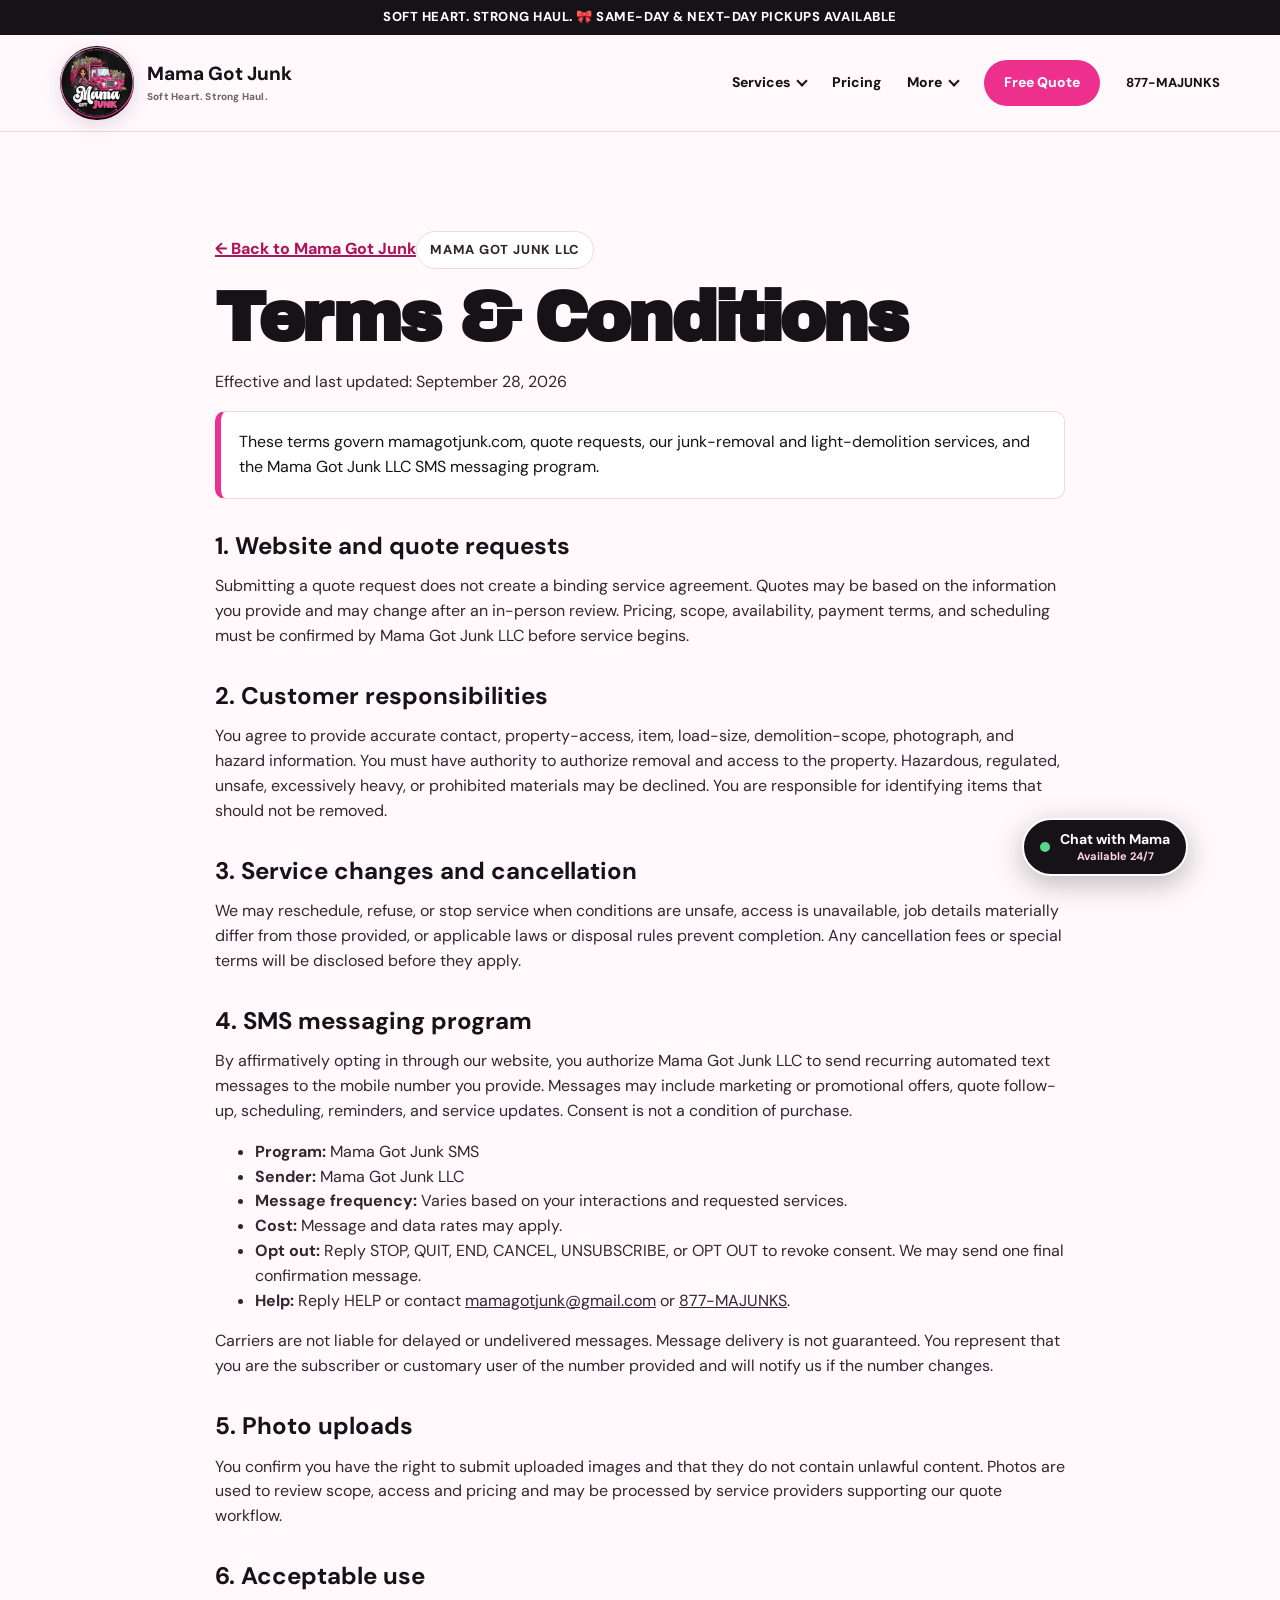
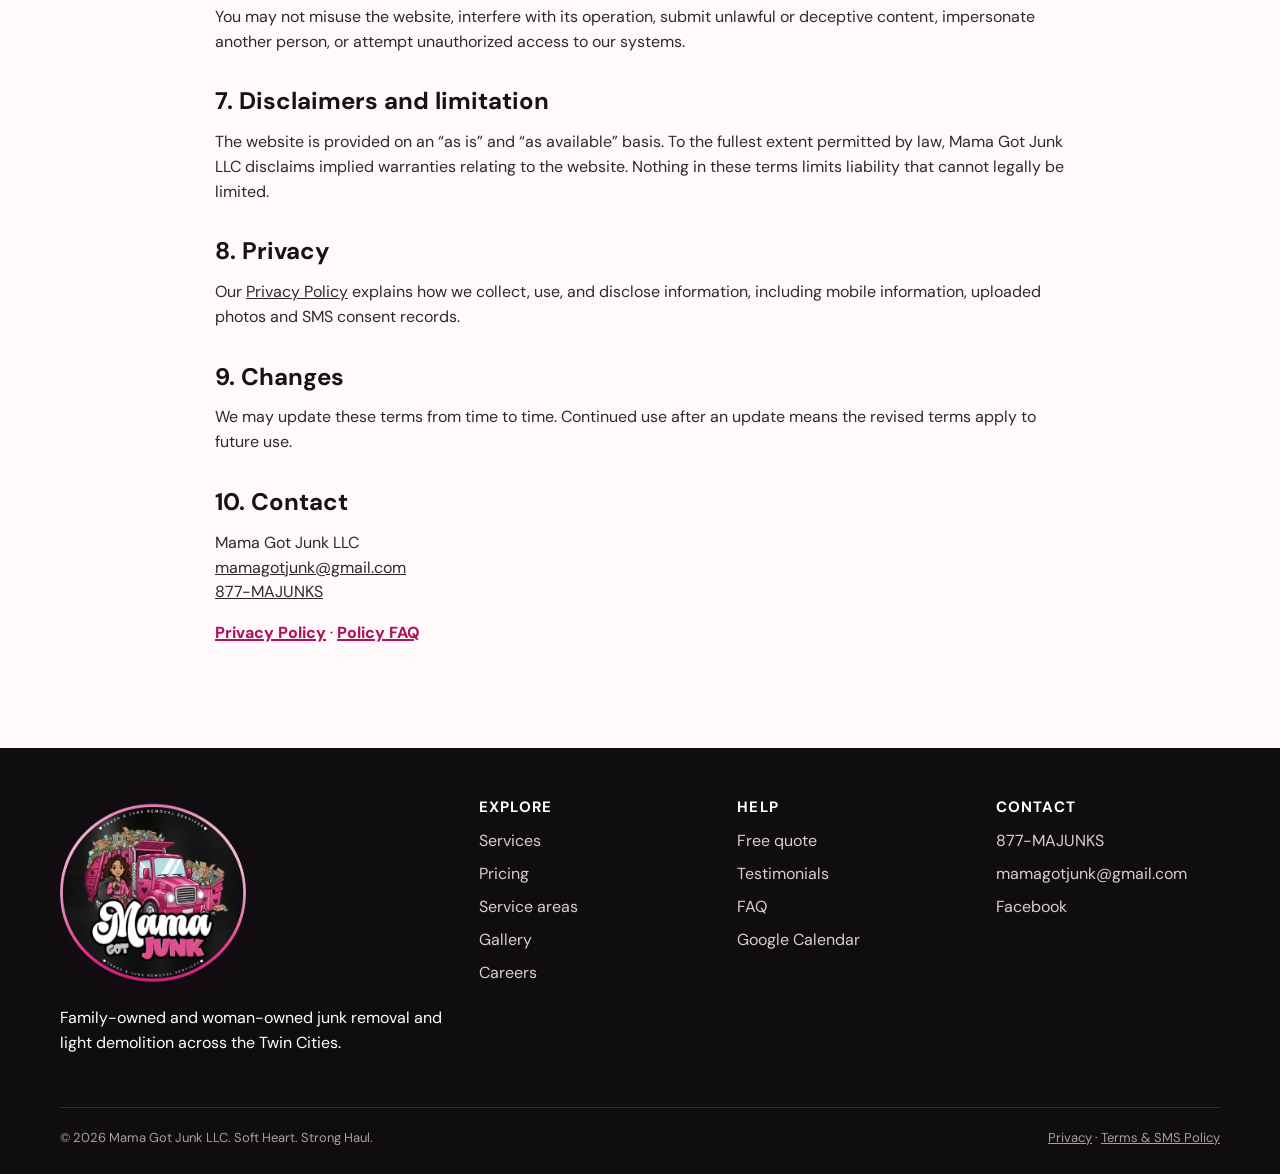
<file: sms-policy.html>
<!doctype html><html lang="en"><head><meta charset="utf-8"><meta name="viewport" content="width=device-width,initial-scale=1"><title>Terms & SMS Policy | Mama Got Junk</title><meta name="description" content="Website, service, photo upload and SMS terms for Mama Got Junk LLC."><link rel="canonical" href="https://mamagotjunk.com/terms"><meta property="og:title" content="Terms & SMS Policy | Mama Got Junk"><meta property="og:description" content="Website, service, photo upload and SMS terms for Mama Got Junk LLC."><meta property="og:type" content="website"><meta property="og:url" content="https://mamagotjunk.com/terms"><meta property="og:image" content="https://raw.githubusercontent.com/adeptvision/mamagotjunk-temp-site/main/hero-background.webp"><meta name="theme-color" content="#ed2f8e"><script type="application/ld+json">{"@context":"https://schema.org","@type":"LocalBusiness","name":"Mama Got Junk LLC","url":"https://mamagotjunk.com","telephone":"+18776258657","email":"mamagotjunk@gmail.com","image":"https://raw.githubusercontent.com/adeptvision/mamagotjunk-temp-site/main/hero-background.webp","logo":"https://mamagotjunk.com/mama-got-junk-logo.webp","priceRange":"$350-$750","areaServed":["Minneapolis","Saint Paul","Twin Cities Metro"],"description":"Family-owned and woman-owned junk removal and light demolition in the Twin Cities."}</script><style>
@import url('https://fonts.googleapis.com/css2?family=Archivo+Black&family=DM+Sans:wght@400;600;700;800&display=swap');
:root{--pink:#ed2f8e;--pink2:#ff78b8;--ink:#171217;--cream:#fff9fc;--blush:#fff0f7;--muted:#6f6570;--line:#ecd9e3;--green:#19734b;--shadow:0 18px 55px rgba(74,21,53,.13)}
*{box-sizing:border-box}html{scroll-behavior:smooth}body{margin:0;font-family:'DM Sans',sans-serif;color:var(--ink);background:var(--cream);line-height:1.55}img{max-width:100%;display:block}a{color:inherit}.wrap{width:min(1160px,calc(100% - 36px));margin:auto}.top{background:var(--ink);color:#fff;text-align:center;padding:9px 16px;font-weight:800;font-size:13px;letter-spacing:.04em}.site-nav{position:sticky;top:0;z-index:30;background:rgba(255,249,252,.96);border-bottom:1px solid var(--line);backdrop-filter:blur(14px)}.nav-row{min-height:78px;display:flex;align-items:center;gap:22px}.brand{margin-right:auto}.brand img{width:180px;max-height:58px;object-fit:contain}.nav-links{display:flex;align-items:center;gap:17px;font-weight:800;font-size:14px}.nav-links a{text-decoration:none;white-space:nowrap}.nav-links a:hover,.nav-links a[aria-current=page]{color:var(--pink)}.button,.button-dark,.button-ghost{display:inline-flex;align-items:center;justify-content:center;border:0;border-radius:999px;padding:14px 21px;font:800 15px 'DM Sans';text-decoration:none;cursor:pointer}.button{background:var(--pink);color:#fff;box-shadow:0 7px 0 #9d1557}.button-dark{background:var(--ink);color:#fff}.button-ghost{border:2px solid var(--ink);background:transparent;color:var(--ink)}
h1,h2,h3{font-family:'Archivo Black',sans-serif;line-height:1.03;margin:0}h1{font-size:clamp(48px,7.5vw,92px);letter-spacing:-.055em}h2{font-size:clamp(38px,5vw,64px);letter-spacing:-.045em}h3{font-size:21px}.pink{color:var(--pink)}.eyebrow{display:inline-block;background:#fff;border:1px solid var(--line);border-radius:999px;padding:8px 13px;font-size:13px;font-weight:800;letter-spacing:.06em;text-transform:uppercase}.lead{font-size:clamp(18px,2vw,21px);color:var(--muted);max-width:650px}.hero{background:radial-gradient(circle at 85% 20%,#ffc5e0 0,transparent 33%),linear-gradient(135deg,#fff,#ffeaf4);overflow:hidden}.hero-grid{min-height:660px;display:grid;grid-template-columns:1.05fr .95fr;gap:46px;align-items:center}.hero-copy p{margin:22px 0}.hero-actions{display:flex;gap:16px;flex-wrap:wrap;align-items:center;margin-top:28px}.hero-photo{width:100%;height:550px;object-fit:cover;border-radius:48% 52% 45% 55%/55% 42% 58% 45%;box-shadow:var(--shadow)}.trust{display:grid;grid-template-columns:repeat(4,1fr);gap:12px;margin-top:-35px;position:relative;z-index:2}.trust div{background:#fff;border:1px solid var(--line);border-radius:18px;padding:19px;text-align:center;font-weight:800;box-shadow:var(--shadow)}
section{padding:86px 0}.dark{background:var(--ink);color:#fff}.dark .lead,.dark p{color:#cfc3cb}.section-head{display:flex;justify-content:space-between;align-items:end;gap:32px;margin-bottom:36px}.section-head p{max-width:540px}.cards{display:grid;grid-template-columns:repeat(3,1fr);gap:18px}.card{background:#fff;border:1px solid var(--line);border-radius:24px;padding:27px;box-shadow:0 12px 36px rgba(74,21,53,.08)}.dark .card{background:#251f24;border-color:#493c45}.card-icon{font-size:36px;margin-bottom:18px}.card h3{margin-bottom:9px}.card p{color:var(--muted);margin:0}.dark .card p{color:#cfc3cb}.link{font-weight:800;color:#ae135c;text-decoration-thickness:2px}.split{display:grid;grid-template-columns:1fr 1fr;gap:52px;align-items:center}.split-photo{border-radius:28px;box-shadow:var(--shadow);min-height:420px;object-fit:cover}.checks{list-style:none;padding:0;margin:24px 0}.checks li{margin:12px 0;padding-left:29px;position:relative}.checks li:before{content:'✓';position:absolute;left:0;color:var(--green);font-weight:900}.cta{background:linear-gradient(135deg,#ed2f8e,#a80d51);color:#fff}.cta .wrap{display:flex;align-items:center;justify-content:space-between;gap:28px}.cta p{max-width:620px}.page-hero{padding:82px 0 60px;background:linear-gradient(135deg,#fff,#ffeaf4)}.page-hero h1{font-size:clamp(46px,7vw,80px);max-width:900px}.page-hero .lead{margin-top:20px}
.pricing{display:grid;grid-template-columns:repeat(4,1fr);gap:16px}.price-card{position:relative;background:#fff;border:2px solid var(--line);border-radius:24px;padding:26px;display:flex;flex-direction:column;min-height:290px}.price-card.featured{border-color:var(--pink);transform:translateY(-8px);box-shadow:var(--shadow)}.price-card small{font-weight:800;color:var(--pink);text-transform:uppercase}.price{font:42px 'Archivo Black';margin:15px 0}.price-card p{color:var(--muted);flex:1}.price-card .button{align-self:flex-start}.fine-print{margin-top:24px;color:var(--muted);font-size:14px}.area-form{display:flex;gap:10px;max-width:620px}.area-form input{flex:1;border:2px solid var(--line);border-radius:999px;padding:15px 20px;font:inherit}.result{margin-top:14px;font-weight:800;min-height:24px}.areas{display:grid;grid-template-columns:repeat(4,1fr);gap:12px}.area{background:#fff;border:1px solid var(--line);padding:16px;border-radius:15px;text-align:center;font-weight:800}
.gallery{columns:3;column-gap:18px}.gallery figure{break-inside:avoid;margin:0 0 18px;background:#fff;border:1px solid var(--line);border-radius:22px;overflow:hidden;box-shadow:0 10px 30px rgba(74,21,53,.08)}.gallery img{width:100%;height:auto}.gallery figcaption{padding:14px 18px;font-weight:800}.honest{border:2px dashed var(--pink);background:#fff;border-radius:24px;padding:32px}.quote-grid{display:grid;grid-template-columns:.65fr 1.35fr;gap:40px}.form-box{background:#fff;color:var(--ink);border:1px solid var(--line);border-radius:28px;padding:30px;box-shadow:var(--shadow)}.form-progress{height:7px;background:#f0dce7;border-radius:9px;margin-bottom:26px;overflow:hidden}.form-progress i{display:block;height:100%;width:25%;background:var(--pink);transition:.2s}.panel{display:none}.panel.on{display:block}.panel h3{font-size:27px;margin-bottom:18px}.grid-2{display:grid;grid-template-columns:1fr 1fr;gap:12px}.field{margin:13px 0}.field label{display:block;font-weight:800;margin-bottom:7px}.field input,.field select,.field textarea{width:100%;padding:14px;border:1px solid #d9c6d1;border-radius:12px;font:inherit;background:#fff}.field textarea{min-height:110px;resize:vertical}.choice-grid{display:grid;grid-template-columns:1fr 1fr;gap:10px}.choice{border:1px solid #dcc9d3;border-radius:13px;padding:13px;font-weight:800}.form-nav{display:flex;gap:10px;margin-top:22px}.form-nav .next,.form-nav .send{margin-left:auto}.form-nav button{border:0;border-radius:999px;padding:13px 20px;font-weight:800;cursor:pointer}.next,.send{background:var(--ink);color:#fff}.back{background:#f1e5eb}.consent{display:block;font-size:12px;color:#756871;margin-top:15px}.photo-preview{display:flex;gap:8px;flex-wrap:wrap;margin-top:10px}.photo-preview img{width:72px;height:72px;object-fit:cover;border-radius:10px;border:1px solid var(--line)}
.faq{max-width:860px;margin:auto}.faq details{background:#fff;border:1px solid var(--line);border-radius:15px;padding:18px 20px;margin:11px 0}.faq summary{font-weight:800;cursor:pointer}.faq p{color:var(--muted)}.legal{max-width:850px;margin:auto}.legal h1{font-size:clamp(42px,7vw,70px)}.legal h2{font-family:'DM Sans';font-size:24px;letter-spacing:0;margin-top:35px}.legal .notice{background:#fff;border:1px solid var(--line);border-left:6px solid var(--pink);padding:18px;border-radius:10px}.legal li,.legal p{color:#33272f}
footer{background:#100d10;color:#fff;padding:52px 0 26px}.footer-grid{display:grid;grid-template-columns:1.2fr repeat(3,.7fr);gap:34px}.footer-grid img{width:220px}.footer-grid h3{font-family:'DM Sans';font-size:15px;text-transform:uppercase;letter-spacing:.08em;margin-bottom:14px}.footer-grid a{display:block;color:#d8cdd4;text-decoration:none;margin:8px 0}.footer-note{border-top:1px solid #342b31;margin-top:35px;padding-top:20px;color:#aa9ca5;font-size:13px;display:flex;justify-content:space-between;gap:20px}

@media(max-width:1000px){.nav-links{overflow-x:auto;padding:10px 0}.nav-row{align-items:flex-start;flex-direction:column;padding:12px 0}.brand{margin:0}.trust{grid-template-columns:1fr 1fr}.pricing{grid-template-columns:1fr 1fr}.areas{grid-template-columns:repeat(3,1fr)}.footer-grid{grid-template-columns:1fr 1fr}}
@media(max-width:760px){.hero-grid,.split,.quote-grid{grid-template-columns:1fr}.hero-grid{padding:55px 0}.hero-photo{height:390px;order:-1}.cards{grid-template-columns:1fr}.section-head,.cta .wrap{display:block}.section-head p{margin-top:16px}.pricing{grid-template-columns:1fr}.price-card.featured{transform:none}.gallery{columns:2}.areas{grid-template-columns:1fr 1fr}.footer-note{display:block}.cta .button{margin-top:14px}}
@media(max-width:520px){.wrap{width:min(100% - 24px,1160px)}section{padding:62px 0}.trust,.grid-2,.choice-grid,.footer-grid{grid-template-columns:1fr}.gallery{columns:1}.area-form{display:block}.area-form button{width:100%;margin-top:10px}.form-box{padding:20px}}

.mobile-menu{display:none}.nav-row{position:relative}
@media(max-width:1000px){
html,body{max-width:100%;overflow-x:hidden}.top{padding:8px 12px;font-size:11px;line-height:1.35}.site-nav{backdrop-filter:blur(18px)}.nav-row{min-height:68px;flex-direction:row;align-items:center;padding:8px 0}.brand{margin-right:auto}.brand img{width:142px;max-height:52px}.nav-links{display:none}.mobile-menu{display:block;position:static;margin-left:auto}.mobile-menu summary{list-style:none;display:flex;align-items:center;justify-content:center;min-width:84px;min-height:44px;padding:10px 16px;border:2px solid var(--ink);border-radius:999px;background:#fff;font-weight:800;cursor:pointer}.mobile-menu summary::-webkit-details-marker{display:none}.mobile-menu[open] summary{background:var(--ink);color:#fff}.mobile-links{position:absolute;left:0;right:0;top:calc(100% - 2px);z-index:50;display:grid;grid-template-columns:1fr 1fr;gap:0;padding:10px;background:#fff;border:1px solid var(--line);border-radius:0 0 18px 18px;box-shadow:0 18px 40px rgba(23,18,23,.18)}.mobile-links a{padding:12px 10px;text-decoration:none;font-weight:800;border-radius:10px}.mobile-links a:hover,.mobile-links a[aria-current=page]{background:var(--blush);color:var(--pink)}
h1{font-size:clamp(40px,12vw,58px);line-height:.98}h2{font-size:clamp(34px,9vw,48px)}.eyebrow{font-size:11px;line-height:1.35}.hero-grid{min-height:0;padding:42px 0 64px;gap:28px}.hero-photo{height:300px;order:0;border-radius:28px}.hero-copy p{margin:16px 0}.hero-actions{display:grid;grid-template-columns:1fr;gap:11px;margin-top:22px}.hero-actions .button,.hero-actions .button-dark,.hero-actions .button-ghost{width:100%}.button,.button-dark,.button-ghost{min-height:48px}.trust{grid-template-columns:1fr 1fr;gap:10px;margin-top:-30px}.trust div{padding:14px 9px;font-size:14px}.page-hero{padding:50px 0 40px}.page-hero h1{font-size:clamp(38px,11vw,56px)}section{padding:64px 0}.split,.quote-grid{gap:28px}.split-photo{min-height:0;height:300px;width:100%}.card{padding:22px}.cta .wrap{display:block}.cta .button,.cta .button-dark,.cta .button-ghost{width:100%;margin-top:14px}.form-box{padding:22px;border-radius:20px}.field input,.field select,.field textarea{font-size:16px}.footer-grid{gap:28px}.footer-grid img{width:180px}
}
@media(max-width:520px){
.wrap{width:min(100% - 24px,1160px)}.mobile-links{grid-template-columns:1fr}.hero-photo{height:255px}.trust{grid-template-columns:1fr 1fr}.trust div{font-size:13px}.areas{grid-template-columns:1fr}.area-form{display:grid}.area-form button{width:100%;margin:0}.form-nav{display:grid;grid-template-columns:1fr 1fr}.form-nav button{min-height:48px}.form-nav .next,.form-nav .send{margin-left:0}.footer-grid{grid-template-columns:1fr}.footer-note{display:block}.gallery{columns:1}
}

/* Shared layout polish: keep sections separated and all labels readable. */
.top{min-height:34px;display:flex;align-items:center;justify-content:center;line-height:1.3}.dark .eyebrow{color:var(--ink)}.cards{align-items:stretch}.card{height:100%}.trust{margin-top:0;padding:24px 0 34px}
@media(min-width:1001px){
.hero-grid{min-height:660px;padding:0;align-items:center;gap:64px}.hero-copy h1{font-size:clamp(58px,5.7vw,82px)}.hero-copy .lead{max-width:620px}.hero-actions{margin-top:24px}.section-head{margin-bottom:42px}
}
@media(min-width:1001px) and (max-width:1240px){
.nav-links{gap:12px;font-size:13px}.brand img{width:160px}.hero-grid{gap:42px}.hero-copy h1{font-size:clamp(54px,6.1vw,74px)}
}
</style><link rel="stylesheet" href="/logo-placement.css?v=20260930"><link rel="stylesheet" href="/navigation.css?v=20261006"><script src="/navigation.js?v=20261006" defer></script></head><body><div class="top">SOFT HEART. STRONG HAUL. 🎀 SAME-DAY & NEXT-DAY PICKUPS AVAILABLE</div><nav class="site-nav" aria-label="Main navigation"><div class="wrap nav-row"><a class="brand" href="/" aria-label="Mama Got Junk home"><span class="mama-badge nav-badge"><img src="/mama-got-junk-logo.webp" width="512" height="512" alt="Mama Got Junk — trash and junk removal services"></span><span class="mama-brand-name">Mama Got Junk<span>Soft Heart. Strong Haul.</span></span></a><details class="mama-mobile"><summary>Menu</summary><div class="mama-mobile-panel"><a href="/">Home</a><details class="mama-dropdown"><summary>Services</summary><div class="mama-submenu"><a href="/services.html">All Services</a><a href="/service-areas.html">Service Areas</a></div></details><a href="/pricing.html">Pricing</a><details class="mama-dropdown"><summary>More</summary><div class="mama-submenu"><a href="/gallery.html">Gallery</a><a href="/testimonials.html">Reviews</a><a href="/faq.html">FAQ</a><a href="/careers.html">Careers</a></div></details><a href="/quote.html" class="mama-quote">Free Quote</a><a href="tel:+18776258657" class="mama-call">877-MAJUNKS</a></div></details><div class="mama-nav-links"><details class="mama-dropdown"><summary>Services</summary><div class="mama-submenu"><a href="/services.html">All Services</a><a href="/service-areas.html">Service Areas</a></div></details><a href="/pricing.html">Pricing</a><details class="mama-dropdown"><summary>More</summary><div class="mama-submenu"><a href="/gallery.html">Gallery</a><a href="/testimonials.html">Reviews</a><a href="/faq.html">FAQ</a><a href="/careers.html">Careers</a></div></details><a href="/quote.html" class="mama-quote">Free Quote</a><a href="tel:+18776258657" class="mama-call">877-MAJUNKS</a></div></div></nav><main><section><div class="wrap legal"><a class="link" href="/">← Back to Mama Got Junk</a><p class="eyebrow">Mama Got Junk LLC</p><h1>Terms & Conditions</h1><p>Effective and last updated: September 28, 2026</p><div class="notice">These terms govern mamagotjunk.com, quote requests, our junk-removal and light-demolition services, and the Mama Got Junk LLC SMS messaging program.</div><h2>1. Website and quote requests</h2><p>Submitting a quote request does not create a binding service agreement. Quotes may be based on the information you provide and may change after an in-person review. Pricing, scope, availability, payment terms, and scheduling must be confirmed by Mama Got Junk LLC before service begins.</p><h2>2. Customer responsibilities</h2><p>You agree to provide accurate contact, property-access, item, load-size, demolition-scope, photograph, and hazard information. You must have authority to authorize removal and access to the property. Hazardous, regulated, unsafe, excessively heavy, or prohibited materials may be declined. You are responsible for identifying items that should not be removed.</p><h2>3. Service changes and cancellation</h2><p>We may reschedule, refuse, or stop service when conditions are unsafe, access is unavailable, job details materially differ from those provided, or applicable laws or disposal rules prevent completion. Any cancellation fees or special terms will be disclosed before they apply.</p><h2>4. SMS messaging program</h2><p>By affirmatively opting in through our website, you authorize Mama Got Junk LLC to send recurring automated text messages to the mobile number you provide. Messages may include marketing or promotional offers, quote follow-up, scheduling, reminders, and service updates. Consent is not a condition of purchase.</p><ul><li><strong>Program:</strong> Mama Got Junk SMS</li><li><strong>Sender:</strong> Mama Got Junk LLC</li><li><strong>Message frequency:</strong> Varies based on your interactions and requested services.</li><li><strong>Cost:</strong> Message and data rates may apply.</li><li><strong>Opt out:</strong> Reply STOP, QUIT, END, CANCEL, UNSUBSCRIBE, or OPT OUT to revoke consent. We may send one final confirmation message.</li><li><strong>Help:</strong> Reply HELP or contact <a href="mailto:mamagotjunk@gmail.com">mamagotjunk@gmail.com</a> or <a href="tel:+18776258657">877-MAJUNKS</a>.</li></ul><p>Carriers are not liable for delayed or undelivered messages. Message delivery is not guaranteed. You represent that you are the subscriber or customary user of the number provided and will notify us if the number changes.</p><h2>5. Photo uploads</h2><p>You confirm you have the right to submit uploaded images and that they do not contain unlawful content. Photos are used to review scope, access and pricing and may be processed by service providers supporting our quote workflow.</p><h2>6. Acceptable use</h2><p>You may not misuse the website, interfere with its operation, submit unlawful or deceptive content, impersonate another person, or attempt unauthorized access to our systems.</p><h2>7. Disclaimers and limitation</h2><p>The website is provided on an “as is” and “as available” basis. To the fullest extent permitted by law, Mama Got Junk LLC disclaims implied warranties relating to the website. Nothing in these terms limits liability that cannot legally be limited.</p><h2>8. Privacy</h2><p>Our <a href="/privacy.html">Privacy Policy</a> explains how we collect, use, and disclose information, including mobile information, uploaded photos and SMS consent records.</p><h2>9. Changes</h2><p>We may update these terms from time to time. Continued use after an update means the revised terms apply to future use.</p><h2>10. Contact</h2><p>Mama Got Junk LLC<br><a href="mailto:mamagotjunk@gmail.com">mamagotjunk@gmail.com</a><br><a href="tel:+18776258657">877-MAJUNKS</a></p><p><a class="link" href="/privacy.html">Privacy Policy</a> · <a class="link" href="/faq.html">Policy FAQ</a></p></div></section></main><footer><div class="wrap"><div class="footer-grid"><div><span class="mama-badge footer-badge"><img src="/mama-got-junk-logo.webp" width="512" height="512" alt="Mama Got Junk — trash and junk removal services" loading="lazy" decoding="async"></span><p>Family-owned and woman-owned junk removal and light demolition across the Twin Cities.</p></div><div><h3>Explore</h3><a href="/services.html">Services</a><a href="/pricing.html">Pricing</a><a href="/service-areas.html">Service areas</a><a href="/gallery.html">Gallery</a><a href="/careers">Careers</a></div><div><h3>Help</h3><a href="/quote.html">Free quote</a><a href="/testimonials.html">Testimonials</a><a href="/faq.html">FAQ</a><a href="https://calendar.google.com/calendar/render?action=TEMPLATE&text=Mama%20Got%20Junk%20Pickup&details=Please%20confirm%20the%20date%20and%20time%20with%20Mama%20Got%20Junk%20at%20877-MAJUNKS." target="_blank" rel="noopener">Google Calendar</a></div><div><h3>Contact</h3><a href="tel:+18776258657">877-MAJUNKS</a><a href="mailto:mamagotjunk@gmail.com">mamagotjunk@gmail.com</a><a href="https://www.facebook.com/profile.php?id=61579747886674" target="_blank" rel="noopener">Facebook</a></div></div><div class="footer-note"><span>© 2026 Mama Got Junk LLC. Soft Heart. Strong Haul.</span><span><a href="/privacy.html" style="display:inline">Privacy</a> · <a href="/terms.html" style="display:inline">Terms & SMS Policy</a></span></div></div></footer><script src="https://widgets.leadconnectorhq.com/loader.js" data-resources-url="https://widgets.leadconnectorhq.com/chat-widget/loader.js" data-widget-id="6ab609a815c2d16d1378b458"></script><style data-chat-visibility>.chat-availability{position:fixed;right:92px;bottom:24px;z-index:2147483000;display:flex;align-items:center;gap:10px;border:2px solid #fff;border-radius:999px;background:#171217;color:#fff;padding:11px 16px;box-shadow:0 8px 28px rgba(23,18,23,.28);font:800 14px 'DM Sans',sans-serif;line-height:1.15;cursor:pointer;transition:.2s}.chat-availability:hover{transform:translateY(-2px);background:#ed2f8e}.chat-availability small{display:block;margin-top:3px;color:#ffd3e8;font-size:11px;font-weight:700}.chat-availability-dot{width:10px;height:10px;border-radius:50%;background:#58d68d;box-shadow:0 0 0 0 rgba(88,214,141,.65);animation:chatPulse 2s infinite}@keyframes chatPulse{70%{box-shadow:0 0 0 9px rgba(88,214,141,0)}100%{box-shadow:0 0 0 0 rgba(88,214,141,0)}}@media(max-width:520px){.chat-availability{right:14px;bottom:88px;padding:10px 14px}.chat-availability small{font-size:10px}}</style><button type="button" class="chat-availability" aria-label="Open chat with Mama, available 24 hours a day"><span class="chat-availability-dot" aria-hidden="true"></span><span><strong>Chat with Mama</strong><small>Available 24/7</small></span></button><script data-chat-visibility>(()=>{const c=document.querySelector('.chat-availability');c?.addEventListener('click',()=>{let tries=0;function open(){const b=document.querySelector('chat-widget')?.shadowRoot?.querySelector('[aria-label="Select to open the chat widget"],.lc_text-widget--bubble');if(b)b.click();else if(tries++<40)setTimeout(open,100)}open()})})();</script></body></html>
</file>
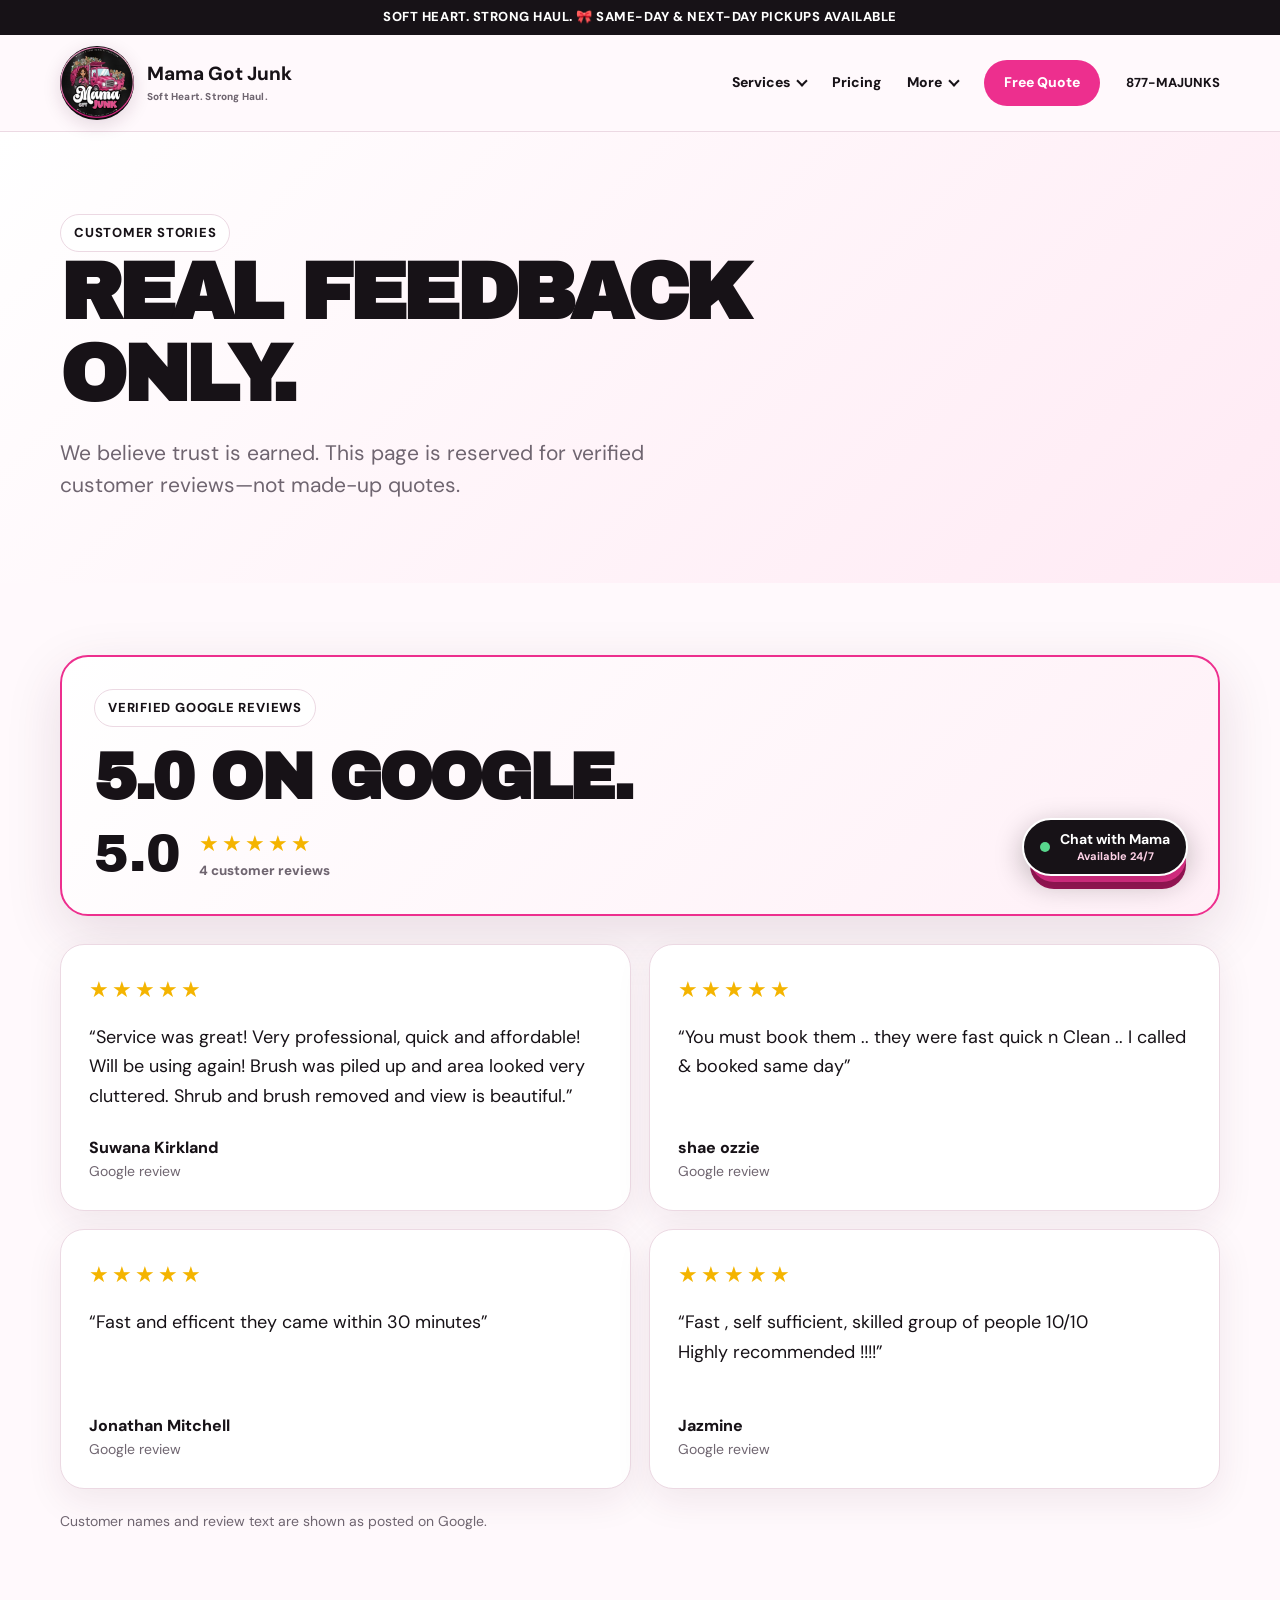
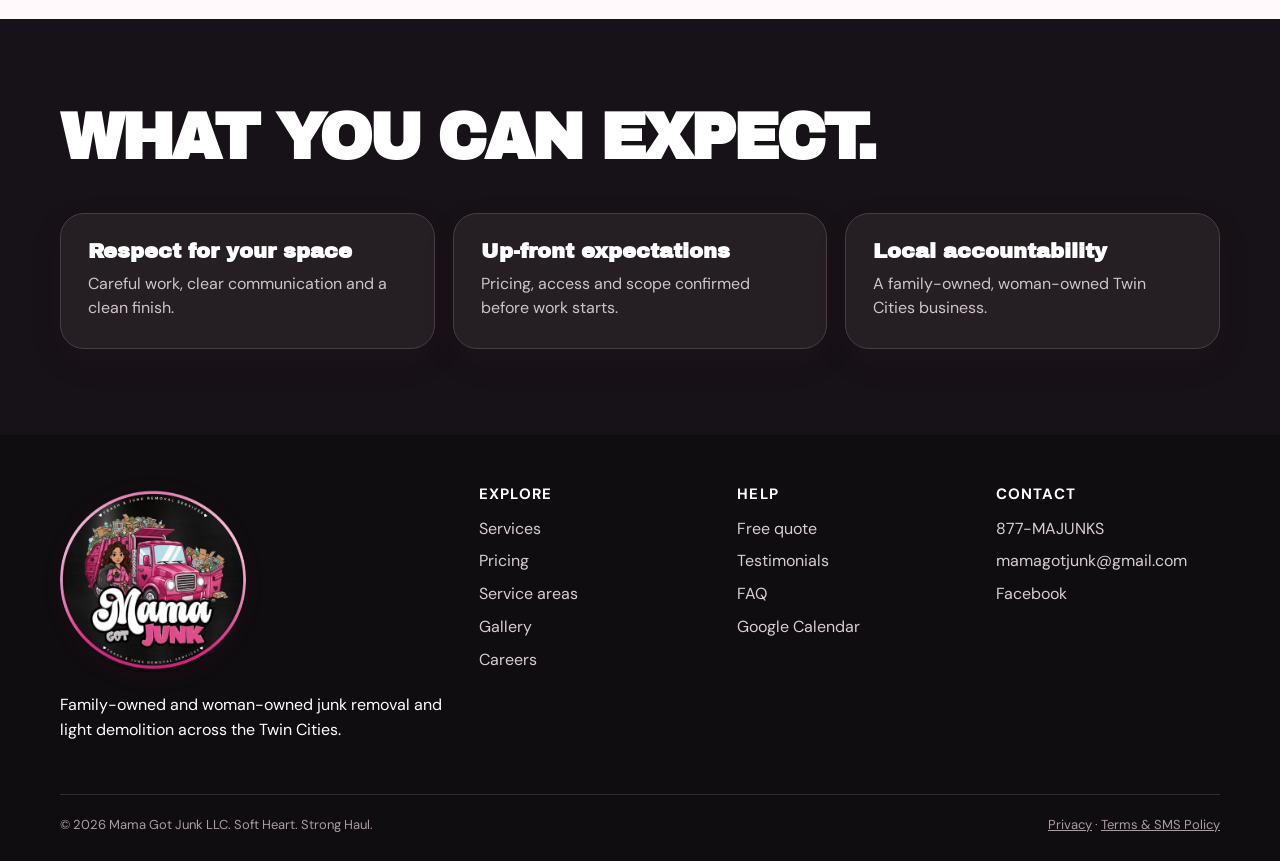
<file: testimonials.html>
<!doctype html><html lang="en"><head><meta charset="utf-8"><meta name="viewport" content="width=device-width,initial-scale=1"><title>Customer Testimonials | Mama Got Junk</title><meta name="description" content="Verified customer feedback and the Mama Got Junk review promise for Twin Cities junk removal."><link rel="canonical" href="https://mamagotjunk.com/testimonials"><meta property="og:title" content="Customer Testimonials | Mama Got Junk"><meta property="og:description" content="Verified customer feedback and the Mama Got Junk review promise for Twin Cities junk removal."><meta property="og:type" content="website"><meta property="og:url" content="https://mamagotjunk.com/testimonials"><meta property="og:image" content="https://raw.githubusercontent.com/adeptvision/mamagotjunk-temp-site/main/hero-background.webp"><meta name="theme-color" content="#ed2f8e"><script type="application/ld+json">{"@context":"https://schema.org","@type":"LocalBusiness","name":"Mama Got Junk LLC","url":"https://mamagotjunk.com","telephone":"+18776258657","email":"mamagotjunk@gmail.com","image":"https://raw.githubusercontent.com/adeptvision/mamagotjunk-temp-site/main/hero-background.webp","logo":"https://mamagotjunk.com/mama-got-junk-logo.webp","priceRange":"$350-$750","areaServed":["Minneapolis","Saint Paul","Twin Cities Metro"],"description":"Family-owned and woman-owned junk removal and light demolition in the Twin Cities."}</script><style>
@import url('https://fonts.googleapis.com/css2?family=Archivo+Black&family=DM+Sans:wght@400;600;700;800&display=swap');
:root{--pink:#ed2f8e;--pink2:#ff78b8;--ink:#171217;--cream:#fff9fc;--blush:#fff0f7;--muted:#6f6570;--line:#ecd9e3;--green:#19734b;--shadow:0 18px 55px rgba(74,21,53,.13)}
*{box-sizing:border-box}html{scroll-behavior:smooth}body{margin:0;font-family:'DM Sans',sans-serif;color:var(--ink);background:var(--cream);line-height:1.55}img{max-width:100%;display:block}a{color:inherit}.wrap{width:min(1160px,calc(100% - 36px));margin:auto}.top{background:var(--ink);color:#fff;text-align:center;padding:9px 16px;font-weight:800;font-size:13px;letter-spacing:.04em}.site-nav{position:sticky;top:0;z-index:30;background:rgba(255,249,252,.96);border-bottom:1px solid var(--line);backdrop-filter:blur(14px)}.nav-row{min-height:78px;display:flex;align-items:center;gap:22px}.brand{margin-right:auto}.brand img{width:180px;max-height:58px;object-fit:contain}.nav-links{display:flex;align-items:center;gap:17px;font-weight:800;font-size:14px}.nav-links a{text-decoration:none;white-space:nowrap}.nav-links a:hover,.nav-links a[aria-current=page]{color:var(--pink)}.button,.button-dark,.button-ghost{display:inline-flex;align-items:center;justify-content:center;border:0;border-radius:999px;padding:14px 21px;font:800 15px 'DM Sans';text-decoration:none;cursor:pointer}.button{background:var(--pink);color:#fff;box-shadow:0 7px 0 #9d1557}.button-dark{background:var(--ink);color:#fff}.button-ghost{border:2px solid var(--ink);background:transparent;color:var(--ink)}
h1,h2,h3{font-family:'Archivo Black',sans-serif;line-height:1.03;margin:0}h1{font-size:clamp(48px,7.5vw,92px);letter-spacing:-.055em}h2{font-size:clamp(38px,5vw,64px);letter-spacing:-.045em}h3{font-size:21px}.pink{color:var(--pink)}.eyebrow{display:inline-block;background:#fff;border:1px solid var(--line);border-radius:999px;padding:8px 13px;font-size:13px;font-weight:800;letter-spacing:.06em;text-transform:uppercase}.lead{font-size:clamp(18px,2vw,21px);color:var(--muted);max-width:650px}.hero{background:radial-gradient(circle at 85% 20%,#ffc5e0 0,transparent 33%),linear-gradient(135deg,#fff,#ffeaf4);overflow:hidden}.hero-grid{min-height:660px;display:grid;grid-template-columns:1.05fr .95fr;gap:46px;align-items:center}.hero-copy p{margin:22px 0}.hero-actions{display:flex;gap:16px;flex-wrap:wrap;align-items:center;margin-top:28px}.hero-photo{width:100%;height:550px;object-fit:cover;border-radius:48% 52% 45% 55%/55% 42% 58% 45%;box-shadow:var(--shadow)}.trust{display:grid;grid-template-columns:repeat(4,1fr);gap:12px;margin-top:-35px;position:relative;z-index:2}.trust div{background:#fff;border:1px solid var(--line);border-radius:18px;padding:19px;text-align:center;font-weight:800;box-shadow:var(--shadow)}
section{padding:86px 0}.dark{background:var(--ink);color:#fff}.dark .lead,.dark p{color:#cfc3cb}.section-head{display:flex;justify-content:space-between;align-items:end;gap:32px;margin-bottom:36px}.section-head p{max-width:540px}.cards{display:grid;grid-template-columns:repeat(3,1fr);gap:18px}.card{background:#fff;border:1px solid var(--line);border-radius:24px;padding:27px;box-shadow:0 12px 36px rgba(74,21,53,.08)}.dark .card{background:#251f24;border-color:#493c45}.card-icon{font-size:36px;margin-bottom:18px}.card h3{margin-bottom:9px}.card p{color:var(--muted);margin:0}.dark .card p{color:#cfc3cb}.link{font-weight:800;color:#ae135c;text-decoration-thickness:2px}.split{display:grid;grid-template-columns:1fr 1fr;gap:52px;align-items:center}.split-photo{border-radius:28px;box-shadow:var(--shadow);min-height:420px;object-fit:cover}.checks{list-style:none;padding:0;margin:24px 0}.checks li{margin:12px 0;padding-left:29px;position:relative}.checks li:before{content:'✓';position:absolute;left:0;color:var(--green);font-weight:900}.cta{background:linear-gradient(135deg,#ed2f8e,#a80d51);color:#fff}.cta .wrap{display:flex;align-items:center;justify-content:space-between;gap:28px}.cta p{max-width:620px}.page-hero{padding:82px 0 60px;background:linear-gradient(135deg,#fff,#ffeaf4)}.page-hero h1{font-size:clamp(46px,7vw,80px);max-width:900px}.page-hero .lead{margin-top:20px}
.pricing{display:grid;grid-template-columns:repeat(4,1fr);gap:16px}.price-card{position:relative;background:#fff;border:2px solid var(--line);border-radius:24px;padding:26px;display:flex;flex-direction:column;min-height:290px}.price-card.featured{border-color:var(--pink);transform:translateY(-8px);box-shadow:var(--shadow)}.price-card small{font-weight:800;color:var(--pink);text-transform:uppercase}.price{font:42px 'Archivo Black';margin:15px 0}.price-card p{color:var(--muted);flex:1}.price-card .button{align-self:flex-start}.fine-print{margin-top:24px;color:var(--muted);font-size:14px}.area-form{display:flex;gap:10px;max-width:620px}.area-form input{flex:1;border:2px solid var(--line);border-radius:999px;padding:15px 20px;font:inherit}.result{margin-top:14px;font-weight:800;min-height:24px}.areas{display:grid;grid-template-columns:repeat(4,1fr);gap:12px}.area{background:#fff;border:1px solid var(--line);padding:16px;border-radius:15px;text-align:center;font-weight:800}
.gallery{columns:3;column-gap:18px}.gallery figure{break-inside:avoid;margin:0 0 18px;background:#fff;border:1px solid var(--line);border-radius:22px;overflow:hidden;box-shadow:0 10px 30px rgba(74,21,53,.08)}.gallery img{width:100%;height:auto}.gallery figcaption{padding:14px 18px;font-weight:800}.honest{border:2px dashed var(--pink);background:#fff;border-radius:24px;padding:32px}.quote-grid{display:grid;grid-template-columns:.65fr 1.35fr;gap:40px}.form-box{background:#fff;color:var(--ink);border:1px solid var(--line);border-radius:28px;padding:30px;box-shadow:var(--shadow)}.form-progress{height:7px;background:#f0dce7;border-radius:9px;margin-bottom:26px;overflow:hidden}.form-progress i{display:block;height:100%;width:25%;background:var(--pink);transition:.2s}.panel{display:none}.panel.on{display:block}.panel h3{font-size:27px;margin-bottom:18px}.grid-2{display:grid;grid-template-columns:1fr 1fr;gap:12px}.field{margin:13px 0}.field label{display:block;font-weight:800;margin-bottom:7px}.field input,.field select,.field textarea{width:100%;padding:14px;border:1px solid #d9c6d1;border-radius:12px;font:inherit;background:#fff}.field textarea{min-height:110px;resize:vertical}.choice-grid{display:grid;grid-template-columns:1fr 1fr;gap:10px}.choice{border:1px solid #dcc9d3;border-radius:13px;padding:13px;font-weight:800}.form-nav{display:flex;gap:10px;margin-top:22px}.form-nav .next,.form-nav .send{margin-left:auto}.form-nav button{border:0;border-radius:999px;padding:13px 20px;font-weight:800;cursor:pointer}.next,.send{background:var(--ink);color:#fff}.back{background:#f1e5eb}.consent{display:block;font-size:12px;color:#756871;margin-top:15px}.photo-preview{display:flex;gap:8px;flex-wrap:wrap;margin-top:10px}.photo-preview img{width:72px;height:72px;object-fit:cover;border-radius:10px;border:1px solid var(--line)}
.faq{max-width:860px;margin:auto}.faq details{background:#fff;border:1px solid var(--line);border-radius:15px;padding:18px 20px;margin:11px 0}.faq summary{font-weight:800;cursor:pointer}.faq p{color:var(--muted)}.legal{max-width:850px;margin:auto}.legal h1{font-size:clamp(42px,7vw,70px)}.legal h2{font-family:'DM Sans';font-size:24px;letter-spacing:0;margin-top:35px}.legal .notice{background:#fff;border:1px solid var(--line);border-left:6px solid var(--pink);padding:18px;border-radius:10px}.legal li,.legal p{color:#33272f}
footer{background:#100d10;color:#fff;padding:52px 0 26px}.footer-grid{display:grid;grid-template-columns:1.2fr repeat(3,.7fr);gap:34px}.footer-grid img{width:220px}.footer-grid h3{font-family:'DM Sans';font-size:15px;text-transform:uppercase;letter-spacing:.08em;margin-bottom:14px}.footer-grid a{display:block;color:#d8cdd4;text-decoration:none;margin:8px 0}.footer-note{border-top:1px solid #342b31;margin-top:35px;padding-top:20px;color:#aa9ca5;font-size:13px;display:flex;justify-content:space-between;gap:20px}

@media(max-width:1000px){.nav-links{overflow-x:auto;padding:10px 0}.nav-row{align-items:flex-start;flex-direction:column;padding:12px 0}.brand{margin:0}.trust{grid-template-columns:1fr 1fr}.pricing{grid-template-columns:1fr 1fr}.areas{grid-template-columns:repeat(3,1fr)}.footer-grid{grid-template-columns:1fr 1fr}}
@media(max-width:760px){.hero-grid,.split,.quote-grid{grid-template-columns:1fr}.hero-grid{padding:55px 0}.hero-photo{height:390px;order:-1}.cards{grid-template-columns:1fr}.section-head,.cta .wrap{display:block}.section-head p{margin-top:16px}.pricing{grid-template-columns:1fr}.price-card.featured{transform:none}.gallery{columns:2}.areas{grid-template-columns:1fr 1fr}.footer-note{display:block}.cta .button{margin-top:14px}}
@media(max-width:520px){.wrap{width:min(100% - 24px,1160px)}section{padding:62px 0}.trust,.grid-2,.choice-grid,.footer-grid{grid-template-columns:1fr}.gallery{columns:1}.area-form{display:block}.area-form button{width:100%;margin-top:10px}.form-box{padding:20px}}

.mobile-menu{display:none}.nav-row{position:relative}
@media(max-width:1000px){
html,body{max-width:100%;overflow-x:hidden}.top{padding:8px 12px;font-size:11px;line-height:1.35}.site-nav{backdrop-filter:blur(18px)}.nav-row{min-height:68px;flex-direction:row;align-items:center;padding:8px 0}.brand{margin-right:auto}.brand img{width:142px;max-height:52px}.nav-links{display:none}.mobile-menu{display:block;position:static;margin-left:auto}.mobile-menu summary{list-style:none;display:flex;align-items:center;justify-content:center;min-width:84px;min-height:44px;padding:10px 16px;border:2px solid var(--ink);border-radius:999px;background:#fff;font-weight:800;cursor:pointer}.mobile-menu summary::-webkit-details-marker{display:none}.mobile-menu[open] summary{background:var(--ink);color:#fff}.mobile-links{position:absolute;left:0;right:0;top:calc(100% - 2px);z-index:50;display:grid;grid-template-columns:1fr 1fr;gap:0;padding:10px;background:#fff;border:1px solid var(--line);border-radius:0 0 18px 18px;box-shadow:0 18px 40px rgba(23,18,23,.18)}.mobile-links a{padding:12px 10px;text-decoration:none;font-weight:800;border-radius:10px}.mobile-links a:hover,.mobile-links a[aria-current=page]{background:var(--blush);color:var(--pink)}
h1{font-size:clamp(40px,12vw,58px);line-height:.98}h2{font-size:clamp(34px,9vw,48px)}.eyebrow{font-size:11px;line-height:1.35}.hero-grid{min-height:0;padding:42px 0 64px;gap:28px}.hero-photo{height:300px;order:0;border-radius:28px}.hero-copy p{margin:16px 0}.hero-actions{display:grid;grid-template-columns:1fr;gap:11px;margin-top:22px}.hero-actions .button,.hero-actions .button-dark,.hero-actions .button-ghost{width:100%}.button,.button-dark,.button-ghost{min-height:48px}.trust{grid-template-columns:1fr 1fr;gap:10px;margin-top:-30px}.trust div{padding:14px 9px;font-size:14px}.page-hero{padding:50px 0 40px}.page-hero h1{font-size:clamp(38px,11vw,56px)}section{padding:64px 0}.split,.quote-grid{gap:28px}.split-photo{min-height:0;height:300px;width:100%}.card{padding:22px}.cta .wrap{display:block}.cta .button,.cta .button-dark,.cta .button-ghost{width:100%;margin-top:14px}.form-box{padding:22px;border-radius:20px}.field input,.field select,.field textarea{font-size:16px}.footer-grid{gap:28px}.footer-grid img{width:180px}
}
@media(max-width:520px){
.wrap{width:min(100% - 24px,1160px)}.mobile-links{grid-template-columns:1fr}.hero-photo{height:255px}.trust{grid-template-columns:1fr 1fr}.trust div{font-size:13px}.areas{grid-template-columns:1fr}.area-form{display:grid}.area-form button{width:100%;margin:0}.form-nav{display:grid;grid-template-columns:1fr 1fr}.form-nav button{min-height:48px}.form-nav .next,.form-nav .send{margin-left:0}.footer-grid{grid-template-columns:1fr}.footer-note{display:block}.gallery{columns:1}
}

/* Shared layout polish: keep sections separated and all labels readable. */
.top{min-height:34px;display:flex;align-items:center;justify-content:center;line-height:1.3}.dark .eyebrow{color:var(--ink)}.cards{align-items:stretch}.card{height:100%}.trust{margin-top:0;padding:24px 0 34px}
@media(min-width:1001px){
.hero-grid{min-height:660px;padding:0;align-items:center;gap:64px}.hero-copy h1{font-size:clamp(58px,5.7vw,82px)}.hero-copy .lead{max-width:620px}.hero-actions{margin-top:24px}.section-head{margin-bottom:42px}
}
@media(min-width:1001px) and (max-width:1240px){
.nav-links{gap:12px;font-size:13px}.brand img{width:160px}.hero-grid{gap:42px}.hero-copy h1{font-size:clamp(54px,6.1vw,74px)}
}
</style><link rel="stylesheet" href="/logo-placement.css?v=20260930"><link rel="stylesheet" href="/navigation.css?v=20261006"><script src="/navigation.js?v=20261006" defer></script></head><body><div class="top">SOFT HEART. STRONG HAUL. 🎀 SAME-DAY & NEXT-DAY PICKUPS AVAILABLE</div><nav class="site-nav" aria-label="Main navigation"><div class="wrap nav-row"><a class="brand" href="/" aria-label="Mama Got Junk home"><span class="mama-badge nav-badge"><img src="/mama-got-junk-logo.webp" width="512" height="512" alt="Mama Got Junk — trash and junk removal services"></span><span class="mama-brand-name">Mama Got Junk<span>Soft Heart. Strong Haul.</span></span></a><details class="mama-mobile"><summary>Menu</summary><div class="mama-mobile-panel"><a href="/">Home</a><details class="mama-dropdown"><summary>Services</summary><div class="mama-submenu"><a href="/services.html">All Services</a><a href="/service-areas.html">Service Areas</a></div></details><a href="/pricing.html">Pricing</a><details class="mama-dropdown"><summary>More</summary><div class="mama-submenu"><a href="/gallery.html">Gallery</a><a href="/testimonials.html" aria-current="page">Reviews</a><a href="/faq.html">FAQ</a><a href="/careers.html">Careers</a></div></details><a href="/quote.html" class="mama-quote">Free Quote</a><a href="tel:+18776258657" class="mama-call">877-MAJUNKS</a></div></details><div class="mama-nav-links"><details class="mama-dropdown"><summary>Services</summary><div class="mama-submenu"><a href="/services.html">All Services</a><a href="/service-areas.html">Service Areas</a></div></details><a href="/pricing.html">Pricing</a><details class="mama-dropdown"><summary>More</summary><div class="mama-submenu"><a href="/gallery.html">Gallery</a><a href="/testimonials.html" aria-current="page">Reviews</a><a href="/faq.html">FAQ</a><a href="/careers.html">Careers</a></div></details><a href="/quote.html" class="mama-quote">Free Quote</a><a href="tel:+18776258657" class="mama-call">877-MAJUNKS</a></div></div></nav><main><header class="page-hero"><div class="wrap"><span class="eyebrow">Customer stories</span><h1>REAL FEEDBACK ONLY.</h1><p class="lead">We believe trust is earned. This page is reserved for verified customer reviews—not made-up quotes.</p></div></header><style>
.review-section{padding-top:72px}.google-summary{display:flex;align-items:end;justify-content:space-between;gap:28px;padding:32px;border:2px solid var(--pink);border-radius:28px;background:linear-gradient(135deg,#fff,#fff0f7);box-shadow:var(--shadow)}.google-score{display:flex;align-items:center;gap:18px;margin-top:16px}.google-score strong{font:52px 'Archivo Black';line-height:1}.review-stars{color:#f4b400;font-size:22px;letter-spacing:3px;white-space:nowrap}.google-score small{display:block;color:var(--muted);font-weight:800}.review-grid{display:grid;grid-template-columns:repeat(2,minmax(0,1fr));gap:18px;margin-top:28px}.review-card{display:flex;flex-direction:column;min-height:260px;padding:28px;background:#fff;border:1px solid var(--line);border-radius:24px;box-shadow:0 12px 36px rgba(74,21,53,.08)}.review-card blockquote{flex:1;margin:16px 0 24px;font-size:18px;line-height:1.65}.review-author{font-weight:800}.review-source{color:var(--muted);font-size:14px}.review-note{margin:22px 0 0;color:var(--muted);font-size:14px}@media(max-width:760px){.google-summary{display:block;padding:24px}.google-summary .button{width:100%;margin-top:24px}.review-grid{grid-template-columns:1fr}.review-card{min-height:0}}
</style><section class="review-section"><div class="wrap"><div class="google-summary"><div><span class="eyebrow">Verified Google reviews</span><h2 style="margin-top:18px">5.0 ON GOOGLE.</h2><div class="google-score"><strong>5.0</strong><div><div class="review-stars" aria-label="5 out of 5 stars">★★★★★</div><small>4 customer reviews</small></div></div></div><a class="button" href="https://www.google.com/maps/place/?q=place_id:ChIJXfeezvkInUYR7M82oeMP4Bc" target="_blank" rel="noopener">Read on Google</a></div><div class="review-grid"><article class="review-card"><div class="review-stars" aria-label="5 out of 5 stars">★★★★★</div><blockquote>“Service was great! Very professional, quick and affordable! Will be using again! Brush was piled up and area looked very cluttered. Shrub and brush removed and view is beautiful.”</blockquote><div class="review-author">Suwana Kirkland</div><div class="review-source">Google review</div></article><article class="review-card"><div class="review-stars" aria-label="5 out of 5 stars">★★★★★</div><blockquote>“You must book them .. they were fast quick n Clean .. I called &amp; booked same day”</blockquote><div class="review-author">shae ozzie</div><div class="review-source">Google review</div></article><article class="review-card"><div class="review-stars" aria-label="5 out of 5 stars">★★★★★</div><blockquote>“Fast and efficent they came within 30 minutes”</blockquote><div class="review-author">Jonathan Mitchell</div><div class="review-source">Google review</div></article><article class="review-card"><div class="review-stars" aria-label="5 out of 5 stars">★★★★★</div><blockquote>“Fast , self sufficient, skilled group of people 10/10<br>Highly recommended !!!!”</blockquote><div class="review-author">Jazmine</div><div class="review-source">Google review</div></article></div><p class="review-note">Customer names and review text are shown as posted on Google.</p></div></section><section class="dark"><div class="wrap"><div class="section-head"><h2>WHAT YOU CAN EXPECT.</h2></div><div class="cards"><article class="card"><h3>Respect for your space</h3><p>Careful work, clear communication and a clean finish.</p></article><article class="card"><h3>Up-front expectations</h3><p>Pricing, access and scope confirmed before work starts.</p></article><article class="card"><h3>Local accountability</h3><p>A family-owned, woman-owned Twin Cities business.</p></article></div></div></section></main><footer><div class="wrap"><div class="footer-grid"><div><span class="mama-badge footer-badge"><img src="/mama-got-junk-logo.webp" width="512" height="512" alt="Mama Got Junk — trash and junk removal services" loading="lazy" decoding="async"></span><p>Family-owned and woman-owned junk removal and light demolition across the Twin Cities.</p></div><div><h3>Explore</h3><a href="/services.html">Services</a><a href="/pricing.html">Pricing</a><a href="/service-areas.html">Service areas</a><a href="/gallery.html">Gallery</a><a href="/careers">Careers</a></div><div><h3>Help</h3><a href="/quote.html">Free quote</a><a href="/testimonials.html">Testimonials</a><a href="/faq.html">FAQ</a><a href="https://calendar.google.com/calendar/render?action=TEMPLATE&text=Mama%20Got%20Junk%20Pickup&details=Please%20confirm%20the%20date%20and%20time%20with%20Mama%20Got%20Junk%20at%20877-MAJUNKS." target="_blank" rel="noopener">Google Calendar</a></div><div><h3>Contact</h3><a href="tel:+18776258657">877-MAJUNKS</a><a href="mailto:mamagotjunk@gmail.com">mamagotjunk@gmail.com</a><a href="https://www.facebook.com/profile.php?id=61579747886674" target="_blank" rel="noopener">Facebook</a></div></div><div class="footer-note"><span>© 2026 Mama Got Junk LLC. Soft Heart. Strong Haul.</span><span><a href="/privacy.html" style="display:inline">Privacy</a> · <a href="/terms.html" style="display:inline">Terms & SMS Policy</a></span></div></div></footer><script src="https://widgets.leadconnectorhq.com/loader.js" data-resources-url="https://widgets.leadconnectorhq.com/chat-widget/loader.js" data-widget-id="6ab609a815c2d16d1378b458"></script><style data-chat-visibility>.chat-availability{position:fixed;right:92px;bottom:24px;z-index:2147483000;display:flex;align-items:center;gap:10px;border:2px solid #fff;border-radius:999px;background:#171217;color:#fff;padding:11px 16px;box-shadow:0 8px 28px rgba(23,18,23,.28);font:800 14px 'DM Sans',sans-serif;line-height:1.15;cursor:pointer;transition:.2s}.chat-availability:hover{transform:translateY(-2px);background:#ed2f8e}.chat-availability small{display:block;margin-top:3px;color:#ffd3e8;font-size:11px;font-weight:700}.chat-availability-dot{width:10px;height:10px;border-radius:50%;background:#58d68d;box-shadow:0 0 0 0 rgba(88,214,141,.65);animation:chatPulse 2s infinite}@keyframes chatPulse{70%{box-shadow:0 0 0 9px rgba(88,214,141,0)}100%{box-shadow:0 0 0 0 rgba(88,214,141,0)}}@media(max-width:520px){.chat-availability{right:14px;bottom:88px;padding:10px 14px}.chat-availability small{font-size:10px}}</style><button type="button" class="chat-availability" aria-label="Open chat with Mama, available 24 hours a day"><span class="chat-availability-dot" aria-hidden="true"></span><span><strong>Chat with Mama</strong><small>Available 24/7</small></span></button><script data-chat-visibility>(()=>{const c=document.querySelector('.chat-availability');c?.addEventListener('click',()=>{let tries=0;function open(){const b=document.querySelector('chat-widget')?.shadowRoot?.querySelector('[aria-label="Select to open the chat widget"],.lc_text-widget--bubble');if(b)b.click();else if(tries++<40)setTimeout(open,100)}open()})})();</script></body></html>
</file>
<file: logo-placement.css>
/* Brand badge: CSS masks only; original logo pixels are preserved. */
.mama-badge{display:block;flex:none;width:88px;aspect-ratio:1;overflow:hidden;border-radius:50%;background:#100d10;box-shadow:0 5px 18px rgba(74,21,53,.15)}
.mama-badge img{width:112%;height:112%;max-width:none;max-height:none;object-fit:contain;margin:-6%}
.site-nav .brand{display:flex;align-items:center;gap:13px;min-width:0;text-decoration:none;margin-right:auto}
.mama-brand-name{font-weight:800;font-size:19px;line-height:1.2;white-space:nowrap}
.mama-brand-name span{display:block;font-size:10px;color:var(--muted);margin-top:5px;letter-spacing:.02em}
.nav-row{min-height:106px;gap:20px}.nav-links{gap:14px;font-size:13px}
.hero-brand{display:flex;justify-content:center;margin:0 0 24px}
.hero-badge{width:clamp(220px,22vw,286px);box-shadow:0 18px 45px rgba(74,21,53,.21)}
.home-quote-hero .hero-copy h1{font-size:clamp(42px,4.3vw,58px);margin-top:15px;line-height:1.06}
.home-quote-hero .hero-copy .lead{font-size:18px;margin-top:18px}
.home-quote-grid{align-items:start}
.footer-grid .footer-badge{width:186px;margin-bottom:20px}
@media(max-width:1150px) and (min-width:1001px){.mama-brand-name{display:none}.nav-links{gap:13px}}
@media(max-width:1000px){.nav-row{min-height:88px;padding:8px 0}.nav-badge{width:70px}.mama-brand-name{font-size:18px}.hero-badge{width:260px}.hero-brand{justify-content:flex-start}.home-quote-hero .hero-copy h1{font-size:clamp(42px,7vw,64px)}}
@media(max-width:520px){.nav-badge{width:62px}.mama-brand-name{font-size:16px}.mama-brand-name span{font-size:9px}.site-nav .brand{gap:9px}.nav-row{min-height:80px}.hero-brand{justify-content:center}.hero-badge{width:min(260px,76vw)}.home-quote-hero .hero-copy h1{font-size:46px}.footer-badge{margin-inline:auto}.footer-grid>div:first-child{text-align:center}}
</file>
<file: navigation.css>
/* Shared simplified navigation */
.site-nav .nav-row{display:flex;flex-direction:row;align-items:center;min-height:96px;gap:24px;padding:8px 0;position:relative}
.site-nav .mama-brand-name{display:block}.site-nav .nav-badge{width:74px}
.mama-nav-links{display:flex;align-items:center;gap:26px;font-size:14px;font-weight:800;margin-left:auto}
.mama-nav-links a,.mama-nav-links summary,.mama-mobile a,.mama-mobile summary{color:var(--ink);text-decoration:none;cursor:pointer}
.mama-dropdown{position:relative}.mama-dropdown>summary{list-style:none;display:flex;align-items:center;gap:8px;padding:12px 0;min-height:44px}
.mama-dropdown>summary::-webkit-details-marker,.mama-mobile>summary::-webkit-details-marker{display:none}
.mama-dropdown>summary::after{content:'';width:6px;height:6px;border-right:2px solid currentColor;border-bottom:2px solid currentColor;transform:rotate(45deg);margin-top:-4px}
.mama-dropdown[open]>summary::after{transform:rotate(225deg);margin-top:4px}
.mama-submenu{position:absolute;top:100%;left:-16px;min-width:210px;padding:8px;background:#fff;border:1px solid var(--line);border-radius:14px;box-shadow:0 16px 36px rgba(23,18,23,.15);z-index:60}
.mama-submenu a{display:block;padding:12px;border-radius:8px;white-space:nowrap;font-size:14px}
.mama-nav-links a:hover,.mama-dropdown>summary:hover,.mama-dropdown[open]>summary,.mama-nav-links [aria-current=page]{color:var(--pink)}
.mama-submenu a:hover,.mama-submenu a[aria-current=page]{background:var(--blush)}
.mama-nav-links .mama-quote,.mama-mobile .mama-quote{display:inline-flex;align-items:center;justify-content:center;background:var(--pink);color:#fff;padding:12px 20px;min-height:44px;border-radius:999px;white-space:nowrap}
.mama-nav-links .mama-quote:hover,.mama-mobile .mama-quote:hover{background:#c61d72;color:#fff}
.mama-call{white-space:nowrap;font-size:13px}
.site-nav a:focus-visible,.site-nav summary:focus-visible{outline:3px solid var(--pink);outline-offset:4px;border-radius:6px}
.mama-mobile{display:none}
@media(max-width:1050px){
.site-nav .nav-row{min-height:82px;gap:12px}.site-nav .nav-badge{width:62px}.site-nav .mama-brand-name{font-size:17px}
.mama-nav-links{display:none}.mama-mobile{display:block;margin-left:auto}
.mama-mobile>summary{display:flex;align-items:center;gap:8px;list-style:none;font-size:14px;font-weight:800;background:#fff;border:1px solid var(--line);border-radius:999px;min-height:44px;padding:10px 16px}
.mama-mobile>summary::before{content:'☰';font-size:17px}.mama-mobile[open]>summary{background:var(--ink);color:#fff}
.mama-mobile-panel{position:absolute;top:100%;left:0;right:0;display:flex;flex-direction:column;gap:4px;padding:14px;background:#fff;border:1px solid var(--line);border-radius:0 0 18px 18px;box-shadow:0 18px 40px rgba(23,18,23,.18);max-height:calc(100dvh - 135px);overflow:auto;z-index:60}
.mama-mobile-panel>a{font-weight:800;min-height:44px;padding:12px;border-radius:8px}
.mama-mobile-panel .mama-dropdown>summary{padding:12px;justify-content:space-between;font-weight:800}
.mama-mobile-panel .mama-submenu{position:static;box-shadow:none;border:0;border-left:2px solid var(--line);border-radius:0;min-width:0;padding:0 0 0 10px;margin:0 12px 8px}
.mama-mobile-panel .mama-submenu a{white-space:normal;font-weight:600}
.mama-mobile-panel a:hover,.mama-mobile-panel [aria-current=page]{color:var(--pink);background:var(--blush)}
.mama-mobile-panel .mama-quote{margin-top:8px;border-radius:999px}.mama-mobile-panel .mama-call{text-align:center}
}
@media(max-width:380px){.site-nav .mama-brand-name{font-size:14px}.site-nav .nav-badge{width:52px}.site-nav .brand{gap:7px}.mama-mobile>summary{padding:10px 12px}}

.site-nav:has(details[open]){z-index:2147483647}
</file>
